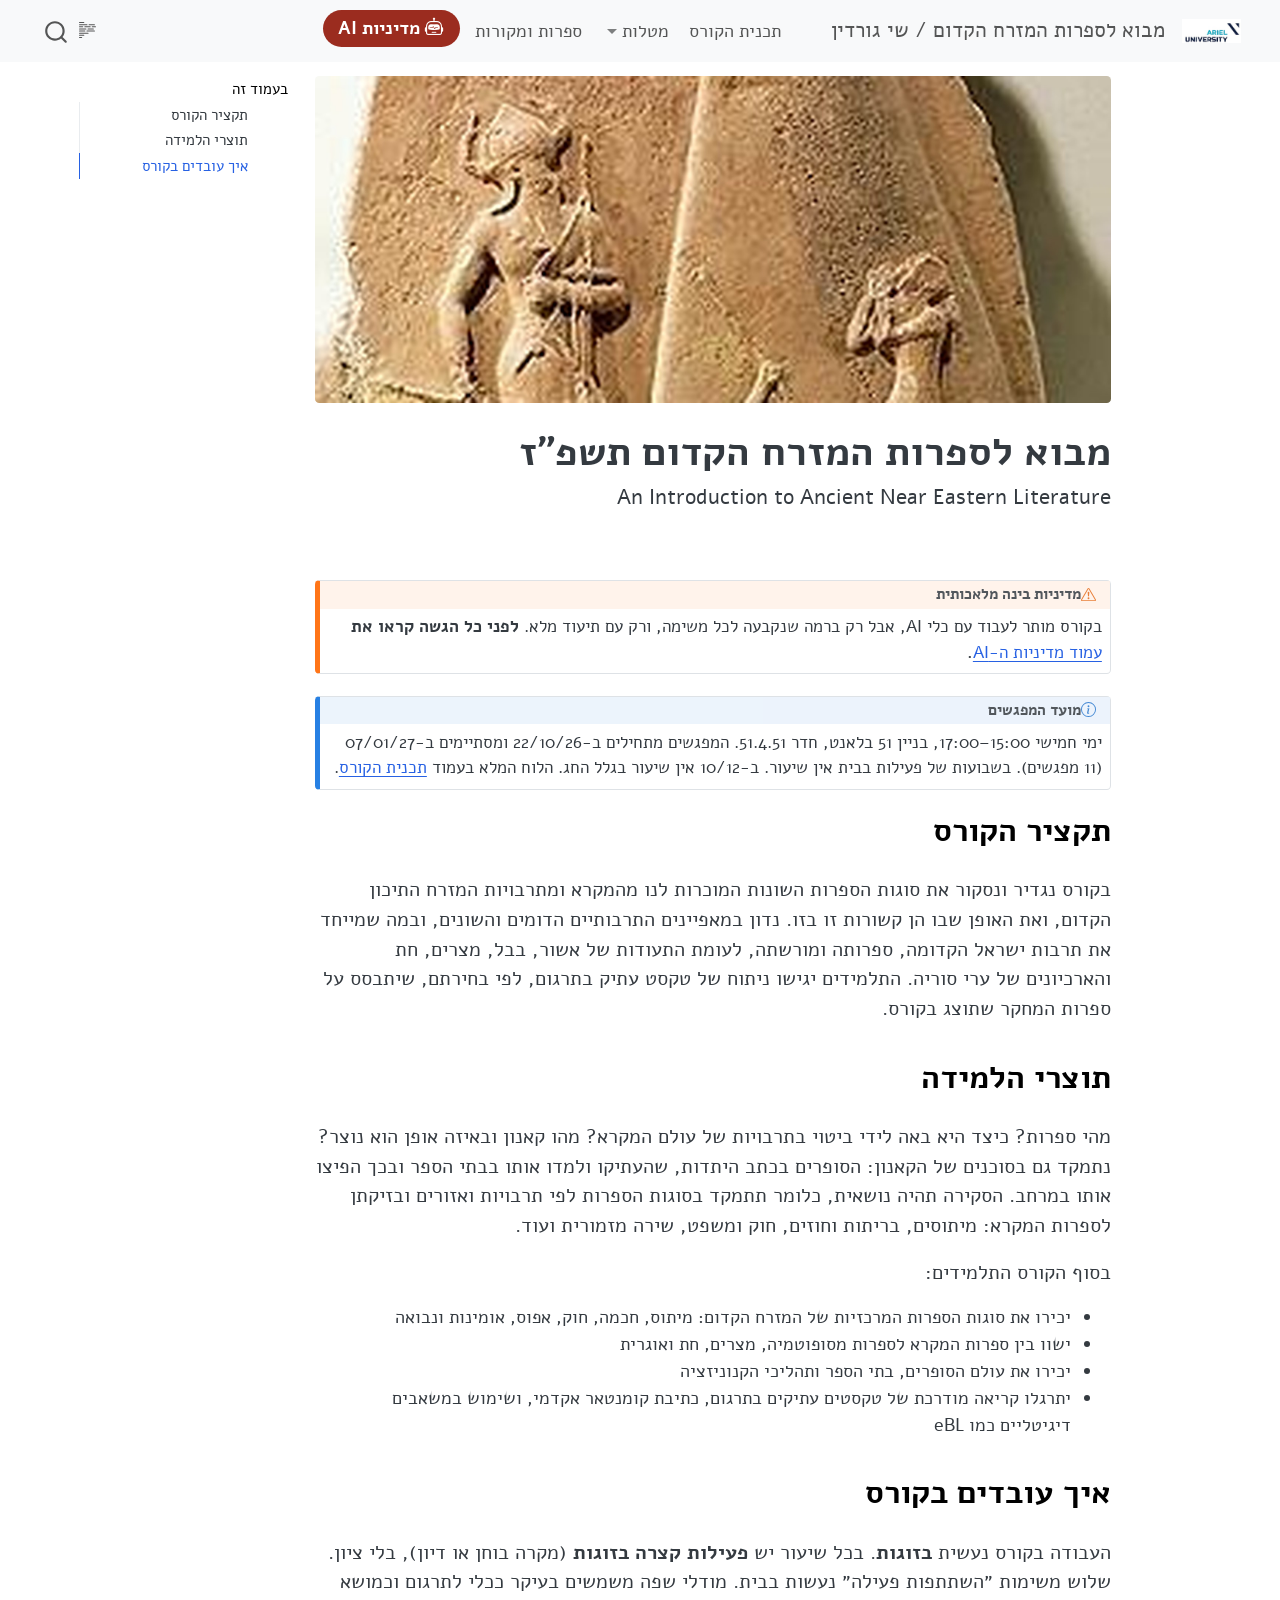
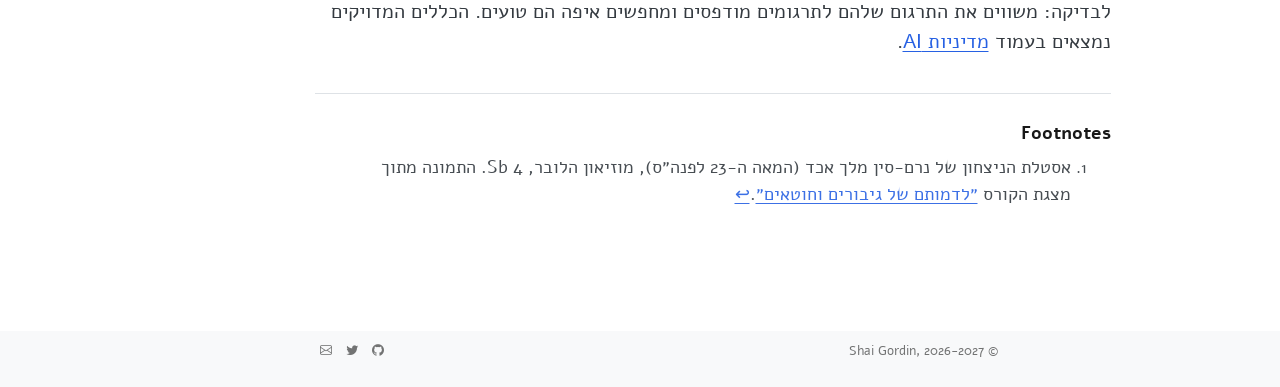
<file: docs/index.html>
<!DOCTYPE html>
<html xmlns="http://www.w3.org/1999/xhtml" lang="en" xml:lang="en"><head>

<meta charset="utf-8">
<meta name="generator" content="quarto-1.7.34">

<meta name="viewport" content="width=device-width, initial-scale=1.0, user-scalable=yes">


<title>מבוא לספרות המזרח הקדום תשפ״ז – מבוא לספרות המזרח הקדום / שי גורדין</title>
<style>
code{white-space: pre-wrap;}
span.smallcaps{font-variant: small-caps;}
div.columns{display: flex; gap: min(4vw, 1.5em);}
div.column{flex: auto; overflow-x: auto;}
div.hanging-indent{margin-left: 1.5em; text-indent: -1.5em;}
ul.task-list{list-style: none;}
ul.task-list li input[type="checkbox"] {
  width: 0.8em;
  margin: 0 0.8em 0.2em -1em; /* quarto-specific, see https://github.com/quarto-dev/quarto-cli/issues/4556 */ 
  vertical-align: middle;
}
</style>


<script src="site_libs/quarto-nav/quarto-nav.js"></script>
<script src="site_libs/quarto-nav/headroom.min.js"></script>
<script src="site_libs/clipboard/clipboard.min.js"></script>
<script src="site_libs/quarto-search/autocomplete.umd.js"></script>
<script src="site_libs/quarto-search/fuse.min.js"></script>
<script src="site_libs/quarto-search/quarto-search.js"></script>
<meta name="quarto:offset" content="./">
<link href="./ariel_logo_navbar.png" rel="icon" type="image/png">
<script src="site_libs/quarto-html/quarto.js" type="module"></script>
<script src="site_libs/quarto-html/tabsets/tabsets.js" type="module"></script>
<script src="site_libs/quarto-html/popper.min.js"></script>
<script src="site_libs/quarto-html/tippy.umd.min.js"></script>
<link href="site_libs/quarto-html/tippy.css" rel="stylesheet">
<link href="site_libs/quarto-html/quarto-syntax-highlighting-c8ad9e5dbd60b7b70b38521ab19b7da4.css" rel="stylesheet" id="quarto-text-highlighting-styles">
<script src="site_libs/bootstrap/bootstrap.min.js"></script>
<link href="site_libs/bootstrap/bootstrap-icons.css" rel="stylesheet">
<link href="site_libs/bootstrap/bootstrap-2af889ba3ca165690db3b646b9a460ef.min.css" rel="stylesheet" append-hash="true" id="quarto-bootstrap" data-mode="light">
<script id="quarto-search-options" type="application/json">{
  "location": "navbar",
  "copy-button": false,
  "collapse-after": 3,
  "panel-placement": "end",
  "type": "overlay",
  "limit": 50,
  "keyboard-shortcut": [
    "f",
    "/",
    "s"
  ],
  "show-item-context": false,
  "language": {
    "search-no-results-text": "No results",
    "search-matching-documents-text": "matching documents",
    "search-copy-link-title": "Copy link to search",
    "search-hide-matches-text": "Hide additional matches",
    "search-more-match-text": "more match in this document",
    "search-more-matches-text": "more matches in this document",
    "search-clear-button-title": "Clear",
    "search-text-placeholder": "",
    "search-detached-cancel-button-title": "Cancel",
    "search-submit-button-title": "Submit",
    "search-label": "Search"
  }
}</script>
<link rel="preconnect" href="https://fonts.googleapis.com">
<link rel="preconnect" href="https://fonts.gstatic.com" crossorigin="">
<link href="https://fonts.googleapis.com/css2?family=Alef:wght@400;700&amp;display=swap" rel="stylesheet">


<link rel="stylesheet" href="styles.css">
<link rel="stylesheet" href="ai.css">
<meta property="og:title" content="מבוא לספרות המזרח הקדום תשפ״ז – מבוא לספרות המזרח הקדום / שי גורדין">
<meta property="og:description" content="An Introduction to Ancient Near Eastern Literature">
<meta property="og:image" content="naram-sin-banner.jpg">
<meta property="og:site_name" content="מבוא לספרות המזרח הקדום / שי גורדין">
</head>

<body class="nav-fixed quarto-light">

<div id="quarto-search-results"></div>
  <header id="quarto-header" class="headroom fixed-top">
    <nav class="navbar navbar-expand-lg " data-bs-theme="dark">
      <div class="navbar-container container-fluid">
      <div class="navbar-brand-container mx-auto">
    <a href="./index.html" class="navbar-brand navbar-brand-logo">
    <img src="./ariel_logo_navbar.png" alt="" class="navbar-logo">
    </a>
    <a class="navbar-brand" href="./index.html">
    <span class="navbar-title">מבוא לספרות המזרח הקדום / שי גורדין</span>
    </a>
  </div>
            <div id="quarto-search" class="" title="Search"></div>
          <button class="navbar-toggler" type="button" data-bs-toggle="collapse" data-bs-target="#navbarCollapse" aria-controls="navbarCollapse" role="menu" aria-expanded="false" aria-label="Toggle navigation" onclick="if (window.quartoToggleHeadroom) { window.quartoToggleHeadroom(); }">
  <span class="navbar-toggler-icon"></span>
</button>
          <div class="collapse navbar-collapse" id="navbarCollapse">
            <ul class="navbar-nav navbar-nav-scroll ms-auto">
  <li class="nav-item">
    <a class="nav-link" href="./about.html"> 
<span class="menu-text">תכנית הקורס</span></a>
  </li>  
  <li class="nav-item dropdown ">
    <a class="nav-link dropdown-toggle" href="#" id="nav-menu-" role="link" data-bs-toggle="dropdown" aria-expanded="false">
 <span class="menu-text">מטלות</span>
    </a>
    <ul class="dropdown-menu dropdown-menu-end" aria-labelledby="nav-menu-">    
        <li>
    <a class="dropdown-item" href="./assignments/index.html">
 <span class="dropdown-text">מרכיבי הציון</span></a>
  </li>  
        <li>
    <a class="dropdown-item" href="./assignments/active-participation.html">
 <span class="dropdown-text">השתתפות פעילה</span></a>
  </li>  
        <li>
    <a class="dropdown-item" href="./assignments/midterm.html">
 <span class="dropdown-text">בוחן אמצע: מצא את הזיוף</span></a>
  </li>  
        <li>
    <a class="dropdown-item" href="./assignments/commentary.html">
 <span class="dropdown-text">קומנטאר על טקסט עתיק</span></a>
  </li>  
    </ul>
  </li>
  <li class="nav-item">
    <a class="nav-link" href="./literature.html"> 
<span class="menu-text">ספרות ומקורות</span></a>
  </li>  
  <li class="nav-item">
    <a class="nav-link" href="./ai-policy.html"> <i class="bi bi-robot" role="img">
</i> 
<span class="menu-text">מדיניות AI</span></a>
  </li>  
</ul>
          </div> <!-- /navcollapse -->
            <div class="quarto-navbar-tools">
  <a href="" class="quarto-reader-toggle quarto-navigation-tool px-1" onclick="window.quartoToggleReader(); return false;" title="Toggle reader mode">
  <div class="quarto-reader-toggle-btn">
  <i class="bi"></i>
  </div>
</a>
</div>
      </div> <!-- /container-fluid -->
    </nav>
</header>
<!-- content -->
<div id="quarto-content" class="quarto-container page-columns page-rows-contents page-layout-article page-navbar">
<!-- sidebar -->
<!-- margin-sidebar -->
    <div id="quarto-margin-sidebar" class="sidebar margin-sidebar">
        <nav id="TOC" role="doc-toc" class="toc-active">
    <h2 id="toc-title">בעמוד זה</h2>
  <ul>
  <li><a href="#תקציר-הקורס" id="toc-תקציר-הקורס" class="nav-link active" data-scroll-target="#תקציר-הקורס">תקציר הקורס</a></li>
  <li><a href="#תוצרי-הלמידה" id="toc-תוצרי-הלמידה" class="nav-link" data-scroll-target="#תוצרי-הלמידה">תוצרי הלמידה</a></li>
  <li><a href="#איך-עובדים-בקורס" id="toc-איך-עובדים-בקורס" class="nav-link" data-scroll-target="#איך-עובדים-בקורס">איך עובדים בקורס</a></li>
  </ul>
</nav>
    </div>
<!-- main -->
<div class="quarto-about-marquee">
  <div class="about-image-container">
    <img src="naram-sin-banner.jpg" class="about-image
  rounded " style="width: 100%;">
  </div>
  <div class="about-contents">
    <header id="title-block-header" class="quarto-title-block default">
<div class="quarto-title">
<h1 class="title">מבוא לספרות המזרח הקדום תשפ״ז</h1>
<p class="subtitle lead">An Introduction to Ancient Near Eastern Literature</p>
</div>
<div class="quarto-title-meta">
  </div>
</header> <main class="content" id="quarto-document-content">

<div class="callout callout-style-default callout-warning callout-titled">
<div class="callout-header d-flex align-content-center">
<div class="callout-icon-container">
<i class="callout-icon"></i>
</div>
<div class="callout-title-container flex-fill">
מדיניות בינה מלאכותית
</div>
</div>
<div class="callout-body-container callout-body">
<p>בקורס מותר לעבוד עם כלי AI, אבל רק ברמה שנקבעה לכל משימה, ורק עם תיעוד מלא. <strong>לפני כל הגשה קראו את <a href="./ai-policy.html">עמוד מדיניות ה-AI</a>.</strong></p>
</div>
</div>
<div class="callout callout-style-default callout-note callout-titled">
<div class="callout-header d-flex align-content-center">
<div class="callout-icon-container">
<i class="callout-icon"></i>
</div>
<div class="callout-title-container flex-fill">
מועד המפגשים
</div>
</div>
<div class="callout-body-container callout-body">
<p>ימי חמישי 15:00–17:00, בניין 51 בלאנט, חדר 51.4.51. המפגשים מתחילים ב-22/10/26 ומסתיימים ב-07/01/27 (11 מפגשים). בשבועות של פעילות בבית אין שיעור. ב-10/12 אין שיעור בגלל החג. הלוח המלא בעמוד <a href="./about.html">תכנית הקורס</a>.</p>
</div>
</div>
<section id="תקציר-הקורס" class="level2">
<h2 data-anchor-id="תקציר-הקורס">תקציר הקורס</h2>
<p>בקורס נגדיר ונסקור את סוגות הספרות השונות המוכרות לנו מהמקרא ומתרבויות המזרח התיכון הקדום, ואת האופן שבו הן קשורות זו בזו. נדון במאפיינים התרבותיים הדומים והשונים, ובמה שמייחד את תרבות ישראל הקדומה, ספרותה ומורשתה, לעומת התעודות של אשור, בבל, מצרים, חת והארכיונים של ערי סוריה. התלמידים יגישו ניתוח של טקסט עתיק בתרגום, לפי בחירתם, שיתבסס על ספרות המחקר שתוצג בקורס.</p>
</section>
<section id="תוצרי-הלמידה" class="level2">
<h2 data-anchor-id="תוצרי-הלמידה">תוצרי הלמידה</h2>
<p>מהי ספרות? כיצד היא באה לידי ביטוי בתרבויות של עולם המקרא? מהו קאנון ובאיזה אופן הוא נוצר? נתמקד גם בסוכנים של הקאנון: הסופרים בכתב היתדות, שהעתיקו ולמדו אותו בבתי הספר ובכך הפיצו אותו במרחב. הסקירה תהיה נושאית, כלומר תתמקד בסוגות הספרות לפי תרבויות ואזורים ובזיקתן לספרות המקרא: מיתוסים, בריתות וחוזים, חוק ומשפט, שירה מזמורית ועוד.</p>
<p>בסוף הקורס התלמידים:</p>
<ul>
<li>יכירו את סוגות הספרות המרכזיות של המזרח הקדום: מיתוס, חכמה, חוק, אפוס, אומינות ונבואה</li>
<li>ישוו בין ספרות המקרא לספרות מסופוטמיה, מצרים, חת ואוגרית</li>
<li>יכירו את עולם הסופרים, בתי הספר ותהליכי הקנוניזציה</li>
<li>יתרגלו קריאה מודרכת של טקסטים עתיקים בתרגום, כתיבת קומנטאר אקדמי, ושימוש במשאבים דיגיטליים כמו eBL</li>
</ul>
</section>
<section id="איך-עובדים-בקורס" class="level2">
<h2 data-anchor-id="איך-עובדים-בקורס">איך עובדים בקורס</h2>
<p>העבודה בקורס נעשית <strong>בזוגות</strong>. בכל שיעור יש <strong>פעילות קצרה בזוגות</strong> (מקרה בוחן או דיון), בלי ציון. שלוש משימות ״השתתפות פעילה״ נעשות בבית. מודלי שפה משמשים בעיקר ככלי לתרגום וכמושא לבדיקה: משווים את התרגום שלהם לתרגומים מודפסים ומחפשים איפה הם טועים. הכללים המדויקים נמצאים בעמוד <a href="./ai-policy.html">מדיניות AI</a>.</p>


</section>

<div id="quarto-appendix" class="default"><section id="footnotes" class="footnotes footnotes-end-of-document" role="doc-endnotes"><h2 class="anchored quarto-appendix-heading">Footnotes</h2>

<ol>
<li id="fn1"><p>אסטלת הניצחון של נרם-סין מלך אכד (המאה ה-23 לפנה״ס), מוזיאון הלובר, Sb 4. התמונה מתוך מצגת הקורס <a href="https://docs.google.com/presentation/d/1avRNnkrKrx4bs0N1kNTDI77oIhhoRTK2dhDt-sNhtgg/edit?usp=sharing">״לדמותם של גיבורים וחוטאים״</a>.<a href="#fnref1" class="footnote-back" role="doc-backlink">↩︎</a></p></li>
</ol>
</section></div></main> 
  </div>
</div>
 <!-- /main -->
<script id="quarto-html-after-body" type="application/javascript">
  window.document.addEventListener("DOMContentLoaded", function (event) {
    const isCodeAnnotation = (el) => {
      for (const clz of el.classList) {
        if (clz.startsWith('code-annotation-')) {                     
          return true;
        }
      }
      return false;
    }
    const onCopySuccess = function(e) {
      // button target
      const button = e.trigger;
      // don't keep focus
      button.blur();
      // flash "checked"
      button.classList.add('code-copy-button-checked');
      var currentTitle = button.getAttribute("title");
      button.setAttribute("title", "Copied!");
      let tooltip;
      if (window.bootstrap) {
        button.setAttribute("data-bs-toggle", "tooltip");
        button.setAttribute("data-bs-placement", "left");
        button.setAttribute("data-bs-title", "Copied!");
        tooltip = new bootstrap.Tooltip(button, 
          { trigger: "manual", 
            customClass: "code-copy-button-tooltip",
            offset: [0, -8]});
        tooltip.show();    
      }
      setTimeout(function() {
        if (tooltip) {
          tooltip.hide();
          button.removeAttribute("data-bs-title");
          button.removeAttribute("data-bs-toggle");
          button.removeAttribute("data-bs-placement");
        }
        button.setAttribute("title", currentTitle);
        button.classList.remove('code-copy-button-checked');
      }, 1000);
      // clear code selection
      e.clearSelection();
    }
    const getTextToCopy = function(trigger) {
        const codeEl = trigger.previousElementSibling.cloneNode(true);
        for (const childEl of codeEl.children) {
          if (isCodeAnnotation(childEl)) {
            childEl.remove();
          }
        }
        return codeEl.innerText;
    }
    const clipboard = new window.ClipboardJS('.code-copy-button:not([data-in-quarto-modal])', {
      text: getTextToCopy
    });
    clipboard.on('success', onCopySuccess);
    if (window.document.getElementById('quarto-embedded-source-code-modal')) {
      const clipboardModal = new window.ClipboardJS('.code-copy-button[data-in-quarto-modal]', {
        text: getTextToCopy,
        container: window.document.getElementById('quarto-embedded-source-code-modal')
      });
      clipboardModal.on('success', onCopySuccess);
    }
      var localhostRegex = new RegExp(/^(?:http|https):\/\/localhost\:?[0-9]*\//);
      var mailtoRegex = new RegExp(/^mailto:/);
        var filterRegex = new RegExp('/' + window.location.host + '/');
      var isInternal = (href) => {
          return filterRegex.test(href) || localhostRegex.test(href) || mailtoRegex.test(href);
      }
      // Inspect non-navigation links and adorn them if external
     var links = window.document.querySelectorAll('a[href]:not(.nav-link):not(.navbar-brand):not(.toc-action):not(.sidebar-link):not(.sidebar-item-toggle):not(.pagination-link):not(.no-external):not([aria-hidden]):not(.dropdown-item):not(.quarto-navigation-tool):not(.about-link)');
      for (var i=0; i<links.length; i++) {
        const link = links[i];
        if (!isInternal(link.href)) {
          // undo the damage that might have been done by quarto-nav.js in the case of
          // links that we want to consider external
          if (link.dataset.originalHref !== undefined) {
            link.href = link.dataset.originalHref;
          }
        }
      }
    function tippyHover(el, contentFn, onTriggerFn, onUntriggerFn) {
      const config = {
        allowHTML: true,
        maxWidth: 500,
        delay: 100,
        arrow: false,
        appendTo: function(el) {
            return el.parentElement;
        },
        interactive: true,
        interactiveBorder: 10,
        theme: 'quarto',
        placement: 'bottom-start',
      };
      if (contentFn) {
        config.content = contentFn;
      }
      if (onTriggerFn) {
        config.onTrigger = onTriggerFn;
      }
      if (onUntriggerFn) {
        config.onUntrigger = onUntriggerFn;
      }
      window.tippy(el, config); 
    }
    const noterefs = window.document.querySelectorAll('a[role="doc-noteref"]');
    for (var i=0; i<noterefs.length; i++) {
      const ref = noterefs[i];
      tippyHover(ref, function() {
        // use id or data attribute instead here
        let href = ref.getAttribute('data-footnote-href') || ref.getAttribute('href');
        try { href = new URL(href).hash; } catch {}
        const id = href.replace(/^#\/?/, "");
        const note = window.document.getElementById(id);
        if (note) {
          return note.innerHTML;
        } else {
          return "";
        }
      });
    }
    const xrefs = window.document.querySelectorAll('a.quarto-xref');
    const processXRef = (id, note) => {
      // Strip column container classes
      const stripColumnClz = (el) => {
        el.classList.remove("page-full", "page-columns");
        if (el.children) {
          for (const child of el.children) {
            stripColumnClz(child);
          }
        }
      }
      stripColumnClz(note)
      if (id === null || id.startsWith('sec-')) {
        // Special case sections, only their first couple elements
        const container = document.createElement("div");
        if (note.children && note.children.length > 2) {
          container.appendChild(note.children[0].cloneNode(true));
          for (let i = 1; i < note.children.length; i++) {
            const child = note.children[i];
            if (child.tagName === "P" && child.innerText === "") {
              continue;
            } else {
              container.appendChild(child.cloneNode(true));
              break;
            }
          }
          if (window.Quarto?.typesetMath) {
            window.Quarto.typesetMath(container);
          }
          return container.innerHTML
        } else {
          if (window.Quarto?.typesetMath) {
            window.Quarto.typesetMath(note);
          }
          return note.innerHTML;
        }
      } else {
        // Remove any anchor links if they are present
        const anchorLink = note.querySelector('a.anchorjs-link');
        if (anchorLink) {
          anchorLink.remove();
        }
        if (window.Quarto?.typesetMath) {
          window.Quarto.typesetMath(note);
        }
        if (note.classList.contains("callout")) {
          return note.outerHTML;
        } else {
          return note.innerHTML;
        }
      }
    }
    for (var i=0; i<xrefs.length; i++) {
      const xref = xrefs[i];
      tippyHover(xref, undefined, function(instance) {
        instance.disable();
        let url = xref.getAttribute('href');
        let hash = undefined; 
        if (url.startsWith('#')) {
          hash = url;
        } else {
          try { hash = new URL(url).hash; } catch {}
        }
        if (hash) {
          const id = hash.replace(/^#\/?/, "");
          const note = window.document.getElementById(id);
          if (note !== null) {
            try {
              const html = processXRef(id, note.cloneNode(true));
              instance.setContent(html);
            } finally {
              instance.enable();
              instance.show();
            }
          } else {
            // See if we can fetch this
            fetch(url.split('#')[0])
            .then(res => res.text())
            .then(html => {
              const parser = new DOMParser();
              const htmlDoc = parser.parseFromString(html, "text/html");
              const note = htmlDoc.getElementById(id);
              if (note !== null) {
                const html = processXRef(id, note);
                instance.setContent(html);
              } 
            }).finally(() => {
              instance.enable();
              instance.show();
            });
          }
        } else {
          // See if we can fetch a full url (with no hash to target)
          // This is a special case and we should probably do some content thinning / targeting
          fetch(url)
          .then(res => res.text())
          .then(html => {
            const parser = new DOMParser();
            const htmlDoc = parser.parseFromString(html, "text/html");
            const note = htmlDoc.querySelector('main.content');
            if (note !== null) {
              // This should only happen for chapter cross references
              // (since there is no id in the URL)
              // remove the first header
              if (note.children.length > 0 && note.children[0].tagName === "HEADER") {
                note.children[0].remove();
              }
              const html = processXRef(null, note);
              instance.setContent(html);
            } 
          }).finally(() => {
            instance.enable();
            instance.show();
          });
        }
      }, function(instance) {
      });
    }
        let selectedAnnoteEl;
        const selectorForAnnotation = ( cell, annotation) => {
          let cellAttr = 'data-code-cell="' + cell + '"';
          let lineAttr = 'data-code-annotation="' +  annotation + '"';
          const selector = 'span[' + cellAttr + '][' + lineAttr + ']';
          return selector;
        }
        const selectCodeLines = (annoteEl) => {
          const doc = window.document;
          const targetCell = annoteEl.getAttribute("data-target-cell");
          const targetAnnotation = annoteEl.getAttribute("data-target-annotation");
          const annoteSpan = window.document.querySelector(selectorForAnnotation(targetCell, targetAnnotation));
          const lines = annoteSpan.getAttribute("data-code-lines").split(",");
          const lineIds = lines.map((line) => {
            return targetCell + "-" + line;
          })
          let top = null;
          let height = null;
          let parent = null;
          if (lineIds.length > 0) {
              //compute the position of the single el (top and bottom and make a div)
              const el = window.document.getElementById(lineIds[0]);
              top = el.offsetTop;
              height = el.offsetHeight;
              parent = el.parentElement.parentElement;
            if (lineIds.length > 1) {
              const lastEl = window.document.getElementById(lineIds[lineIds.length - 1]);
              const bottom = lastEl.offsetTop + lastEl.offsetHeight;
              height = bottom - top;
            }
            if (top !== null && height !== null && parent !== null) {
              // cook up a div (if necessary) and position it 
              let div = window.document.getElementById("code-annotation-line-highlight");
              if (div === null) {
                div = window.document.createElement("div");
                div.setAttribute("id", "code-annotation-line-highlight");
                div.style.position = 'absolute';
                parent.appendChild(div);
              }
              div.style.top = top - 2 + "px";
              div.style.height = height + 4 + "px";
              div.style.left = 0;
              let gutterDiv = window.document.getElementById("code-annotation-line-highlight-gutter");
              if (gutterDiv === null) {
                gutterDiv = window.document.createElement("div");
                gutterDiv.setAttribute("id", "code-annotation-line-highlight-gutter");
                gutterDiv.style.position = 'absolute';
                const codeCell = window.document.getElementById(targetCell);
                const gutter = codeCell.querySelector('.code-annotation-gutter');
                gutter.appendChild(gutterDiv);
              }
              gutterDiv.style.top = top - 2 + "px";
              gutterDiv.style.height = height + 4 + "px";
            }
            selectedAnnoteEl = annoteEl;
          }
        };
        const unselectCodeLines = () => {
          const elementsIds = ["code-annotation-line-highlight", "code-annotation-line-highlight-gutter"];
          elementsIds.forEach((elId) => {
            const div = window.document.getElementById(elId);
            if (div) {
              div.remove();
            }
          });
          selectedAnnoteEl = undefined;
        };
          // Handle positioning of the toggle
      window.addEventListener(
        "resize",
        throttle(() => {
          elRect = undefined;
          if (selectedAnnoteEl) {
            selectCodeLines(selectedAnnoteEl);
          }
        }, 10)
      );
      function throttle(fn, ms) {
      let throttle = false;
      let timer;
        return (...args) => {
          if(!throttle) { // first call gets through
              fn.apply(this, args);
              throttle = true;
          } else { // all the others get throttled
              if(timer) clearTimeout(timer); // cancel #2
              timer = setTimeout(() => {
                fn.apply(this, args);
                timer = throttle = false;
              }, ms);
          }
        };
      }
        // Attach click handler to the DT
        const annoteDls = window.document.querySelectorAll('dt[data-target-cell]');
        for (const annoteDlNode of annoteDls) {
          annoteDlNode.addEventListener('click', (event) => {
            const clickedEl = event.target;
            if (clickedEl !== selectedAnnoteEl) {
              unselectCodeLines();
              const activeEl = window.document.querySelector('dt[data-target-cell].code-annotation-active');
              if (activeEl) {
                activeEl.classList.remove('code-annotation-active');
              }
              selectCodeLines(clickedEl);
              clickedEl.classList.add('code-annotation-active');
            } else {
              // Unselect the line
              unselectCodeLines();
              clickedEl.classList.remove('code-annotation-active');
            }
          });
        }
    const findCites = (el) => {
      const parentEl = el.parentElement;
      if (parentEl) {
        const cites = parentEl.dataset.cites;
        if (cites) {
          return {
            el,
            cites: cites.split(' ')
          };
        } else {
          return findCites(el.parentElement)
        }
      } else {
        return undefined;
      }
    };
    var bibliorefs = window.document.querySelectorAll('a[role="doc-biblioref"]');
    for (var i=0; i<bibliorefs.length; i++) {
      const ref = bibliorefs[i];
      const citeInfo = findCites(ref);
      if (citeInfo) {
        tippyHover(citeInfo.el, function() {
          var popup = window.document.createElement('div');
          citeInfo.cites.forEach(function(cite) {
            var citeDiv = window.document.createElement('div');
            citeDiv.classList.add('hanging-indent');
            citeDiv.classList.add('csl-entry');
            var biblioDiv = window.document.getElementById('ref-' + cite);
            if (biblioDiv) {
              citeDiv.innerHTML = biblioDiv.innerHTML;
            }
            popup.appendChild(citeDiv);
          });
          return popup.innerHTML;
        });
      }
    }
  });
  </script>
</div> <!-- /content -->
<footer class="footer">
  <div class="nav-footer">
    <div class="nav-footer-left">
<p>© Shai Gordin, 2026-2027</p>
</div>   
    <div class="nav-footer-center">
      &nbsp;
    </div>
    <div class="nav-footer-right">
      <ul class="footer-items list-unstyled">
    <li class="nav-item compact">
    <a class="nav-link" href="https://github.com/shaigordin">
      <i class="bi bi-github" role="img" aria-label="Shai Gordin GitHub">
</i> 
    </a>
  </li>  
    <li class="nav-item compact">
    <a class="nav-link" href="https://twitter.com/shgordin">
      <i class="bi bi-twitter" role="img" aria-label="Shai Gordin Twitter">
</i> 
    </a>
  </li>  
    <li class="nav-item compact">
    <a class="nav-link" href="mailto:shaigo@ariel.ac.il">
      <i class="bi bi-envelope" role="img">
</i> 
    </a>
  </li>  
</ul>
    </div>
  </div>
</footer>




</body></html>
</file>
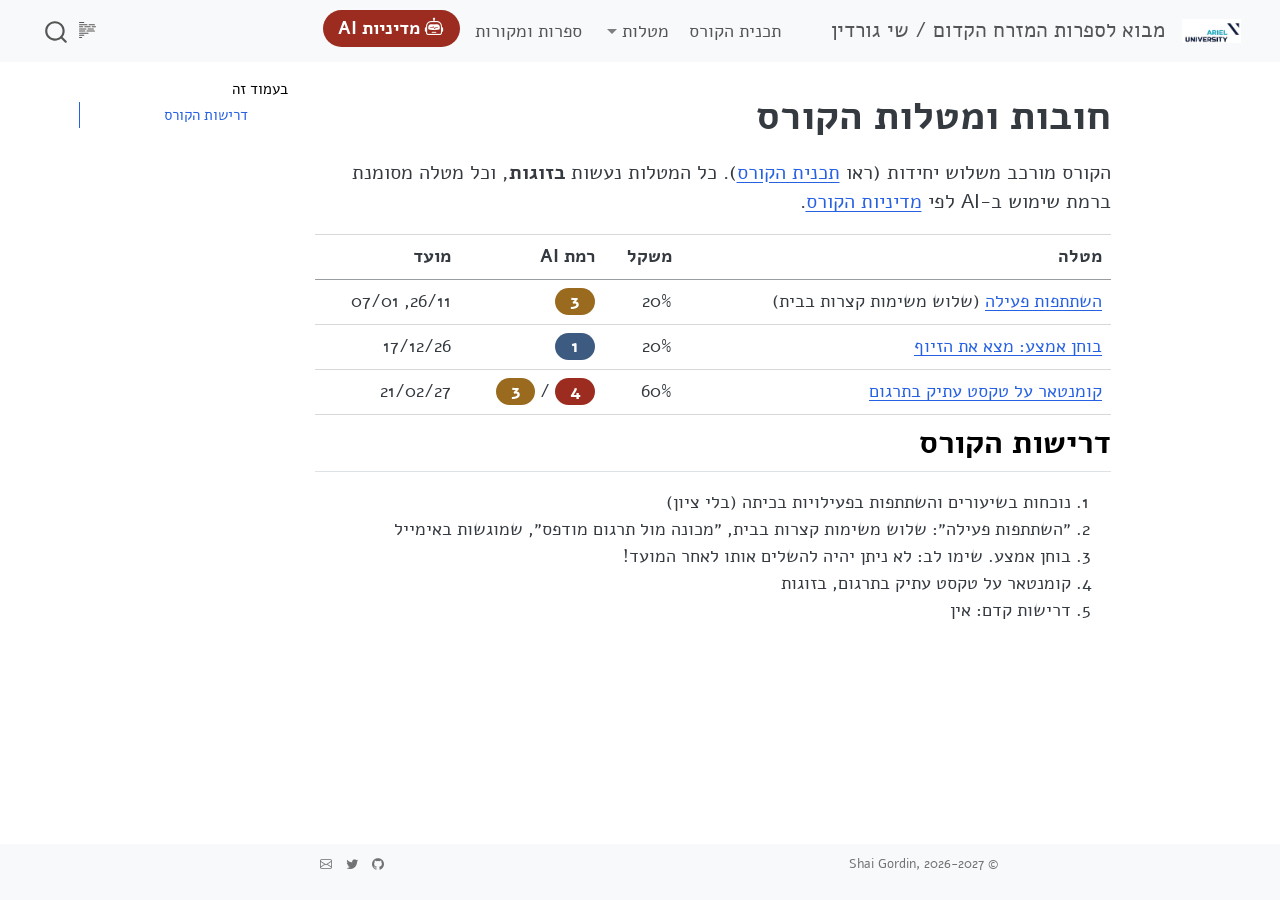
<file: docs/assignments/index.html>
<!DOCTYPE html>
<html xmlns="http://www.w3.org/1999/xhtml" lang="en" xml:lang="en"><head>

<meta charset="utf-8">
<meta name="generator" content="quarto-1.7.34">

<meta name="viewport" content="width=device-width, initial-scale=1.0, user-scalable=yes">


<title>חובות ומטלות הקורס – מבוא לספרות המזרח הקדום / שי גורדין</title>
<style>
code{white-space: pre-wrap;}
span.smallcaps{font-variant: small-caps;}
div.columns{display: flex; gap: min(4vw, 1.5em);}
div.column{flex: auto; overflow-x: auto;}
div.hanging-indent{margin-left: 1.5em; text-indent: -1.5em;}
ul.task-list{list-style: none;}
ul.task-list li input[type="checkbox"] {
  width: 0.8em;
  margin: 0 0.8em 0.2em -1em; /* quarto-specific, see https://github.com/quarto-dev/quarto-cli/issues/4556 */ 
  vertical-align: middle;
}
</style>


<script src="../site_libs/quarto-nav/quarto-nav.js"></script>
<script src="../site_libs/quarto-nav/headroom.min.js"></script>
<script src="../site_libs/clipboard/clipboard.min.js"></script>
<script src="../site_libs/quarto-search/autocomplete.umd.js"></script>
<script src="../site_libs/quarto-search/fuse.min.js"></script>
<script src="../site_libs/quarto-search/quarto-search.js"></script>
<meta name="quarto:offset" content="../">
<link href="../ariel_logo_navbar.png" rel="icon" type="image/png">
<script src="../site_libs/quarto-html/quarto.js" type="module"></script>
<script src="../site_libs/quarto-html/tabsets/tabsets.js" type="module"></script>
<script src="../site_libs/quarto-html/popper.min.js"></script>
<script src="../site_libs/quarto-html/tippy.umd.min.js"></script>
<script src="../site_libs/quarto-html/anchor.min.js"></script>
<link href="../site_libs/quarto-html/tippy.css" rel="stylesheet">
<link href="../site_libs/quarto-html/quarto-syntax-highlighting-c8ad9e5dbd60b7b70b38521ab19b7da4.css" rel="stylesheet" id="quarto-text-highlighting-styles">
<script src="../site_libs/bootstrap/bootstrap.min.js"></script>
<link href="../site_libs/bootstrap/bootstrap-icons.css" rel="stylesheet">
<link href="../site_libs/bootstrap/bootstrap-2af889ba3ca165690db3b646b9a460ef.min.css" rel="stylesheet" append-hash="true" id="quarto-bootstrap" data-mode="light">
<script id="quarto-search-options" type="application/json">{
  "location": "navbar",
  "copy-button": false,
  "collapse-after": 3,
  "panel-placement": "end",
  "type": "overlay",
  "limit": 50,
  "keyboard-shortcut": [
    "f",
    "/",
    "s"
  ],
  "show-item-context": false,
  "language": {
    "search-no-results-text": "No results",
    "search-matching-documents-text": "matching documents",
    "search-copy-link-title": "Copy link to search",
    "search-hide-matches-text": "Hide additional matches",
    "search-more-match-text": "more match in this document",
    "search-more-matches-text": "more matches in this document",
    "search-clear-button-title": "Clear",
    "search-text-placeholder": "",
    "search-detached-cancel-button-title": "Cancel",
    "search-submit-button-title": "Submit",
    "search-label": "Search"
  }
}</script>
<link rel="preconnect" href="https://fonts.googleapis.com">
<link rel="preconnect" href="https://fonts.gstatic.com" crossorigin="">
<link href="https://fonts.googleapis.com/css2?family=Alef:wght@400;700&amp;display=swap" rel="stylesheet">


<link rel="stylesheet" href="../styles.css">
<link rel="stylesheet" href="../ai.css">
<meta property="og:title" content="חובות ומטלות הקורס – מבוא לספרות המזרח הקדום / שי גורדין">
<meta property="og:description" content="">
<meta property="og:site_name" content="מבוא לספרות המזרח הקדום / שי גורדין">
</head>

<body class="nav-fixed quarto-light">

<div id="quarto-search-results"></div>
  <header id="quarto-header" class="headroom fixed-top">
    <nav class="navbar navbar-expand-lg " data-bs-theme="dark">
      <div class="navbar-container container-fluid">
      <div class="navbar-brand-container mx-auto">
    <a href="../index.html" class="navbar-brand navbar-brand-logo">
    <img src="../ariel_logo_navbar.png" alt="" class="navbar-logo">
    </a>
    <a class="navbar-brand" href="../index.html">
    <span class="navbar-title">מבוא לספרות המזרח הקדום / שי גורדין</span>
    </a>
  </div>
            <div id="quarto-search" class="" title="Search"></div>
          <button class="navbar-toggler" type="button" data-bs-toggle="collapse" data-bs-target="#navbarCollapse" aria-controls="navbarCollapse" role="menu" aria-expanded="false" aria-label="Toggle navigation" onclick="if (window.quartoToggleHeadroom) { window.quartoToggleHeadroom(); }">
  <span class="navbar-toggler-icon"></span>
</button>
          <div class="collapse navbar-collapse" id="navbarCollapse">
            <ul class="navbar-nav navbar-nav-scroll ms-auto">
  <li class="nav-item">
    <a class="nav-link" href="../about.html"> 
<span class="menu-text">תכנית הקורס</span></a>
  </li>  
  <li class="nav-item dropdown ">
    <a class="nav-link dropdown-toggle" href="#" id="nav-menu-" role="link" data-bs-toggle="dropdown" aria-expanded="false">
 <span class="menu-text">מטלות</span>
    </a>
    <ul class="dropdown-menu dropdown-menu-end" aria-labelledby="nav-menu-">    
        <li>
    <a class="dropdown-item" href="../assignments/index.html">
 <span class="dropdown-text">מרכיבי הציון</span></a>
  </li>  
        <li>
    <a class="dropdown-item" href="../assignments/active-participation.html">
 <span class="dropdown-text">השתתפות פעילה</span></a>
  </li>  
        <li>
    <a class="dropdown-item" href="../assignments/midterm.html">
 <span class="dropdown-text">בוחן אמצע: מצא את הזיוף</span></a>
  </li>  
        <li>
    <a class="dropdown-item" href="../assignments/commentary.html">
 <span class="dropdown-text">קומנטאר על טקסט עתיק</span></a>
  </li>  
    </ul>
  </li>
  <li class="nav-item">
    <a class="nav-link" href="../literature.html"> 
<span class="menu-text">ספרות ומקורות</span></a>
  </li>  
  <li class="nav-item">
    <a class="nav-link" href="../ai-policy.html"> <i class="bi bi-robot" role="img">
</i> 
<span class="menu-text">מדיניות AI</span></a>
  </li>  
</ul>
          </div> <!-- /navcollapse -->
            <div class="quarto-navbar-tools">
  <a href="" class="quarto-reader-toggle quarto-navigation-tool px-1" onclick="window.quartoToggleReader(); return false;" title="Toggle reader mode">
  <div class="quarto-reader-toggle-btn">
  <i class="bi"></i>
  </div>
</a>
</div>
      </div> <!-- /container-fluid -->
    </nav>
</header>
<!-- content -->
<div id="quarto-content" class="quarto-container page-columns page-rows-contents page-layout-article page-navbar">
<!-- sidebar -->
<!-- margin-sidebar -->
    <div id="quarto-margin-sidebar" class="sidebar margin-sidebar">
        <nav id="TOC" role="doc-toc" class="toc-active">
    <h2 id="toc-title">בעמוד זה</h2>
   
  <ul>
  <li><a href="#דרישות-הקורס" id="toc-דרישות-הקורס" class="nav-link active" data-scroll-target="#דרישות-הקורס">דרישות הקורס</a></li>
  </ul>
</nav>
    </div>
<!-- main -->
<main class="content" id="quarto-document-content">

<header id="title-block-header" class="quarto-title-block default">
<div class="quarto-title">
<h1 class="title">חובות ומטלות הקורס</h1>
</div>



<div class="quarto-title-meta">

    
  
    
  </div>
  


</header>


<p>הקורס מורכב משלוש יחידות (ראו <a href="../about.html">תכנית הקורס</a>). כל המטלות נעשות <strong>בזוגות</strong>, וכל מטלה מסומנת ברמת שימוש ב-AI לפי <a href="../ai-policy.html">מדיניות הקורס</a>.</p>
<table class="caption-top table">
<thead>
<tr class="header">
<th>מטלה</th>
<th style="text-align: center;">משקל</th>
<th style="text-align: center;">רמת AI</th>
<th>מועד</th>
</tr>
</thead>
<tbody>
<tr class="odd">
<td><a href="../assignments/active-participation.html">השתתפות פעילה</a> (שלוש משימות קצרות בבית)</td>
<td style="text-align: center;">20%</td>
<td style="text-align: center;"><span class="lvl lvl-3">3</span></td>
<td>26/11, 07/01</td>
</tr>
<tr class="even">
<td><a href="../assignments/midterm.html">בוחן אמצע: מצא את הזיוף</a></td>
<td style="text-align: center;">20%</td>
<td style="text-align: center;"><span class="lvl lvl-1">1</span></td>
<td>17/12/26</td>
</tr>
<tr class="odd">
<td><a href="../assignments/commentary.html">קומנטאר על טקסט עתיק בתרגום</a></td>
<td style="text-align: center;">60%</td>
<td style="text-align: center;"><span class="lvl lvl-4">4</span> / <span class="lvl lvl-3">3</span></td>
<td>21/02/27</td>
</tr>
</tbody>
</table>
<section id="דרישות-הקורס" class="level2">
<h2 class="anchored" data-anchor-id="דרישות-הקורס">דרישות הקורס</h2>
<ol type="1">
<li>נוכחות בשיעורים והשתתפות בפעילויות בכיתה (בלי ציון)</li>
<li>״השתתפות פעילה״: שלוש משימות קצרות בבית, ״מכונה מול תרגום מודפס״, שמוגשות באימייל</li>
<li>בוחן אמצע. שימו לב: לא ניתן יהיה להשלים אותו לאחר המועד!</li>
<li>קומנטאר על טקסט עתיק בתרגום, בזוגות</li>
<li>דרישות קדם: אין</li>
</ol>


</section>

</main> <!-- /main -->
<script id="quarto-html-after-body" type="application/javascript">
  window.document.addEventListener("DOMContentLoaded", function (event) {
    const icon = "";
    const anchorJS = new window.AnchorJS();
    anchorJS.options = {
      placement: 'right',
      icon: icon
    };
    anchorJS.add('.anchored');
    const isCodeAnnotation = (el) => {
      for (const clz of el.classList) {
        if (clz.startsWith('code-annotation-')) {                     
          return true;
        }
      }
      return false;
    }
    const onCopySuccess = function(e) {
      // button target
      const button = e.trigger;
      // don't keep focus
      button.blur();
      // flash "checked"
      button.classList.add('code-copy-button-checked');
      var currentTitle = button.getAttribute("title");
      button.setAttribute("title", "Copied!");
      let tooltip;
      if (window.bootstrap) {
        button.setAttribute("data-bs-toggle", "tooltip");
        button.setAttribute("data-bs-placement", "left");
        button.setAttribute("data-bs-title", "Copied!");
        tooltip = new bootstrap.Tooltip(button, 
          { trigger: "manual", 
            customClass: "code-copy-button-tooltip",
            offset: [0, -8]});
        tooltip.show();    
      }
      setTimeout(function() {
        if (tooltip) {
          tooltip.hide();
          button.removeAttribute("data-bs-title");
          button.removeAttribute("data-bs-toggle");
          button.removeAttribute("data-bs-placement");
        }
        button.setAttribute("title", currentTitle);
        button.classList.remove('code-copy-button-checked');
      }, 1000);
      // clear code selection
      e.clearSelection();
    }
    const getTextToCopy = function(trigger) {
        const codeEl = trigger.previousElementSibling.cloneNode(true);
        for (const childEl of codeEl.children) {
          if (isCodeAnnotation(childEl)) {
            childEl.remove();
          }
        }
        return codeEl.innerText;
    }
    const clipboard = new window.ClipboardJS('.code-copy-button:not([data-in-quarto-modal])', {
      text: getTextToCopy
    });
    clipboard.on('success', onCopySuccess);
    if (window.document.getElementById('quarto-embedded-source-code-modal')) {
      const clipboardModal = new window.ClipboardJS('.code-copy-button[data-in-quarto-modal]', {
        text: getTextToCopy,
        container: window.document.getElementById('quarto-embedded-source-code-modal')
      });
      clipboardModal.on('success', onCopySuccess);
    }
      var localhostRegex = new RegExp(/^(?:http|https):\/\/localhost\:?[0-9]*\//);
      var mailtoRegex = new RegExp(/^mailto:/);
        var filterRegex = new RegExp('/' + window.location.host + '/');
      var isInternal = (href) => {
          return filterRegex.test(href) || localhostRegex.test(href) || mailtoRegex.test(href);
      }
      // Inspect non-navigation links and adorn them if external
     var links = window.document.querySelectorAll('a[href]:not(.nav-link):not(.navbar-brand):not(.toc-action):not(.sidebar-link):not(.sidebar-item-toggle):not(.pagination-link):not(.no-external):not([aria-hidden]):not(.dropdown-item):not(.quarto-navigation-tool):not(.about-link)');
      for (var i=0; i<links.length; i++) {
        const link = links[i];
        if (!isInternal(link.href)) {
          // undo the damage that might have been done by quarto-nav.js in the case of
          // links that we want to consider external
          if (link.dataset.originalHref !== undefined) {
            link.href = link.dataset.originalHref;
          }
        }
      }
    function tippyHover(el, contentFn, onTriggerFn, onUntriggerFn) {
      const config = {
        allowHTML: true,
        maxWidth: 500,
        delay: 100,
        arrow: false,
        appendTo: function(el) {
            return el.parentElement;
        },
        interactive: true,
        interactiveBorder: 10,
        theme: 'quarto',
        placement: 'bottom-start',
      };
      if (contentFn) {
        config.content = contentFn;
      }
      if (onTriggerFn) {
        config.onTrigger = onTriggerFn;
      }
      if (onUntriggerFn) {
        config.onUntrigger = onUntriggerFn;
      }
      window.tippy(el, config); 
    }
    const noterefs = window.document.querySelectorAll('a[role="doc-noteref"]');
    for (var i=0; i<noterefs.length; i++) {
      const ref = noterefs[i];
      tippyHover(ref, function() {
        // use id or data attribute instead here
        let href = ref.getAttribute('data-footnote-href') || ref.getAttribute('href');
        try { href = new URL(href).hash; } catch {}
        const id = href.replace(/^#\/?/, "");
        const note = window.document.getElementById(id);
        if (note) {
          return note.innerHTML;
        } else {
          return "";
        }
      });
    }
    const xrefs = window.document.querySelectorAll('a.quarto-xref');
    const processXRef = (id, note) => {
      // Strip column container classes
      const stripColumnClz = (el) => {
        el.classList.remove("page-full", "page-columns");
        if (el.children) {
          for (const child of el.children) {
            stripColumnClz(child);
          }
        }
      }
      stripColumnClz(note)
      if (id === null || id.startsWith('sec-')) {
        // Special case sections, only their first couple elements
        const container = document.createElement("div");
        if (note.children && note.children.length > 2) {
          container.appendChild(note.children[0].cloneNode(true));
          for (let i = 1; i < note.children.length; i++) {
            const child = note.children[i];
            if (child.tagName === "P" && child.innerText === "") {
              continue;
            } else {
              container.appendChild(child.cloneNode(true));
              break;
            }
          }
          if (window.Quarto?.typesetMath) {
            window.Quarto.typesetMath(container);
          }
          return container.innerHTML
        } else {
          if (window.Quarto?.typesetMath) {
            window.Quarto.typesetMath(note);
          }
          return note.innerHTML;
        }
      } else {
        // Remove any anchor links if they are present
        const anchorLink = note.querySelector('a.anchorjs-link');
        if (anchorLink) {
          anchorLink.remove();
        }
        if (window.Quarto?.typesetMath) {
          window.Quarto.typesetMath(note);
        }
        if (note.classList.contains("callout")) {
          return note.outerHTML;
        } else {
          return note.innerHTML;
        }
      }
    }
    for (var i=0; i<xrefs.length; i++) {
      const xref = xrefs[i];
      tippyHover(xref, undefined, function(instance) {
        instance.disable();
        let url = xref.getAttribute('href');
        let hash = undefined; 
        if (url.startsWith('#')) {
          hash = url;
        } else {
          try { hash = new URL(url).hash; } catch {}
        }
        if (hash) {
          const id = hash.replace(/^#\/?/, "");
          const note = window.document.getElementById(id);
          if (note !== null) {
            try {
              const html = processXRef(id, note.cloneNode(true));
              instance.setContent(html);
            } finally {
              instance.enable();
              instance.show();
            }
          } else {
            // See if we can fetch this
            fetch(url.split('#')[0])
            .then(res => res.text())
            .then(html => {
              const parser = new DOMParser();
              const htmlDoc = parser.parseFromString(html, "text/html");
              const note = htmlDoc.getElementById(id);
              if (note !== null) {
                const html = processXRef(id, note);
                instance.setContent(html);
              } 
            }).finally(() => {
              instance.enable();
              instance.show();
            });
          }
        } else {
          // See if we can fetch a full url (with no hash to target)
          // This is a special case and we should probably do some content thinning / targeting
          fetch(url)
          .then(res => res.text())
          .then(html => {
            const parser = new DOMParser();
            const htmlDoc = parser.parseFromString(html, "text/html");
            const note = htmlDoc.querySelector('main.content');
            if (note !== null) {
              // This should only happen for chapter cross references
              // (since there is no id in the URL)
              // remove the first header
              if (note.children.length > 0 && note.children[0].tagName === "HEADER") {
                note.children[0].remove();
              }
              const html = processXRef(null, note);
              instance.setContent(html);
            } 
          }).finally(() => {
            instance.enable();
            instance.show();
          });
        }
      }, function(instance) {
      });
    }
        let selectedAnnoteEl;
        const selectorForAnnotation = ( cell, annotation) => {
          let cellAttr = 'data-code-cell="' + cell + '"';
          let lineAttr = 'data-code-annotation="' +  annotation + '"';
          const selector = 'span[' + cellAttr + '][' + lineAttr + ']';
          return selector;
        }
        const selectCodeLines = (annoteEl) => {
          const doc = window.document;
          const targetCell = annoteEl.getAttribute("data-target-cell");
          const targetAnnotation = annoteEl.getAttribute("data-target-annotation");
          const annoteSpan = window.document.querySelector(selectorForAnnotation(targetCell, targetAnnotation));
          const lines = annoteSpan.getAttribute("data-code-lines").split(",");
          const lineIds = lines.map((line) => {
            return targetCell + "-" + line;
          })
          let top = null;
          let height = null;
          let parent = null;
          if (lineIds.length > 0) {
              //compute the position of the single el (top and bottom and make a div)
              const el = window.document.getElementById(lineIds[0]);
              top = el.offsetTop;
              height = el.offsetHeight;
              parent = el.parentElement.parentElement;
            if (lineIds.length > 1) {
              const lastEl = window.document.getElementById(lineIds[lineIds.length - 1]);
              const bottom = lastEl.offsetTop + lastEl.offsetHeight;
              height = bottom - top;
            }
            if (top !== null && height !== null && parent !== null) {
              // cook up a div (if necessary) and position it 
              let div = window.document.getElementById("code-annotation-line-highlight");
              if (div === null) {
                div = window.document.createElement("div");
                div.setAttribute("id", "code-annotation-line-highlight");
                div.style.position = 'absolute';
                parent.appendChild(div);
              }
              div.style.top = top - 2 + "px";
              div.style.height = height + 4 + "px";
              div.style.left = 0;
              let gutterDiv = window.document.getElementById("code-annotation-line-highlight-gutter");
              if (gutterDiv === null) {
                gutterDiv = window.document.createElement("div");
                gutterDiv.setAttribute("id", "code-annotation-line-highlight-gutter");
                gutterDiv.style.position = 'absolute';
                const codeCell = window.document.getElementById(targetCell);
                const gutter = codeCell.querySelector('.code-annotation-gutter');
                gutter.appendChild(gutterDiv);
              }
              gutterDiv.style.top = top - 2 + "px";
              gutterDiv.style.height = height + 4 + "px";
            }
            selectedAnnoteEl = annoteEl;
          }
        };
        const unselectCodeLines = () => {
          const elementsIds = ["code-annotation-line-highlight", "code-annotation-line-highlight-gutter"];
          elementsIds.forEach((elId) => {
            const div = window.document.getElementById(elId);
            if (div) {
              div.remove();
            }
          });
          selectedAnnoteEl = undefined;
        };
          // Handle positioning of the toggle
      window.addEventListener(
        "resize",
        throttle(() => {
          elRect = undefined;
          if (selectedAnnoteEl) {
            selectCodeLines(selectedAnnoteEl);
          }
        }, 10)
      );
      function throttle(fn, ms) {
      let throttle = false;
      let timer;
        return (...args) => {
          if(!throttle) { // first call gets through
              fn.apply(this, args);
              throttle = true;
          } else { // all the others get throttled
              if(timer) clearTimeout(timer); // cancel #2
              timer = setTimeout(() => {
                fn.apply(this, args);
                timer = throttle = false;
              }, ms);
          }
        };
      }
        // Attach click handler to the DT
        const annoteDls = window.document.querySelectorAll('dt[data-target-cell]');
        for (const annoteDlNode of annoteDls) {
          annoteDlNode.addEventListener('click', (event) => {
            const clickedEl = event.target;
            if (clickedEl !== selectedAnnoteEl) {
              unselectCodeLines();
              const activeEl = window.document.querySelector('dt[data-target-cell].code-annotation-active');
              if (activeEl) {
                activeEl.classList.remove('code-annotation-active');
              }
              selectCodeLines(clickedEl);
              clickedEl.classList.add('code-annotation-active');
            } else {
              // Unselect the line
              unselectCodeLines();
              clickedEl.classList.remove('code-annotation-active');
            }
          });
        }
    const findCites = (el) => {
      const parentEl = el.parentElement;
      if (parentEl) {
        const cites = parentEl.dataset.cites;
        if (cites) {
          return {
            el,
            cites: cites.split(' ')
          };
        } else {
          return findCites(el.parentElement)
        }
      } else {
        return undefined;
      }
    };
    var bibliorefs = window.document.querySelectorAll('a[role="doc-biblioref"]');
    for (var i=0; i<bibliorefs.length; i++) {
      const ref = bibliorefs[i];
      const citeInfo = findCites(ref);
      if (citeInfo) {
        tippyHover(citeInfo.el, function() {
          var popup = window.document.createElement('div');
          citeInfo.cites.forEach(function(cite) {
            var citeDiv = window.document.createElement('div');
            citeDiv.classList.add('hanging-indent');
            citeDiv.classList.add('csl-entry');
            var biblioDiv = window.document.getElementById('ref-' + cite);
            if (biblioDiv) {
              citeDiv.innerHTML = biblioDiv.innerHTML;
            }
            popup.appendChild(citeDiv);
          });
          return popup.innerHTML;
        });
      }
    }
  });
  </script>
</div> <!-- /content -->
<footer class="footer">
  <div class="nav-footer">
    <div class="nav-footer-left">
<p>© Shai Gordin, 2026-2027</p>
</div>   
    <div class="nav-footer-center">
      &nbsp;
    </div>
    <div class="nav-footer-right">
      <ul class="footer-items list-unstyled">
    <li class="nav-item compact">
    <a class="nav-link" href="https://github.com/shaigordin">
      <i class="bi bi-github" role="img" aria-label="Shai Gordin GitHub">
</i> 
    </a>
  </li>  
    <li class="nav-item compact">
    <a class="nav-link" href="https://twitter.com/shgordin">
      <i class="bi bi-twitter" role="img" aria-label="Shai Gordin Twitter">
</i> 
    </a>
  </li>  
    <li class="nav-item compact">
    <a class="nav-link" href="mailto:shaigo@ariel.ac.il">
      <i class="bi bi-envelope" role="img">
</i> 
    </a>
  </li>  
</ul>
    </div>
  </div>
</footer>




</body></html>
</file>
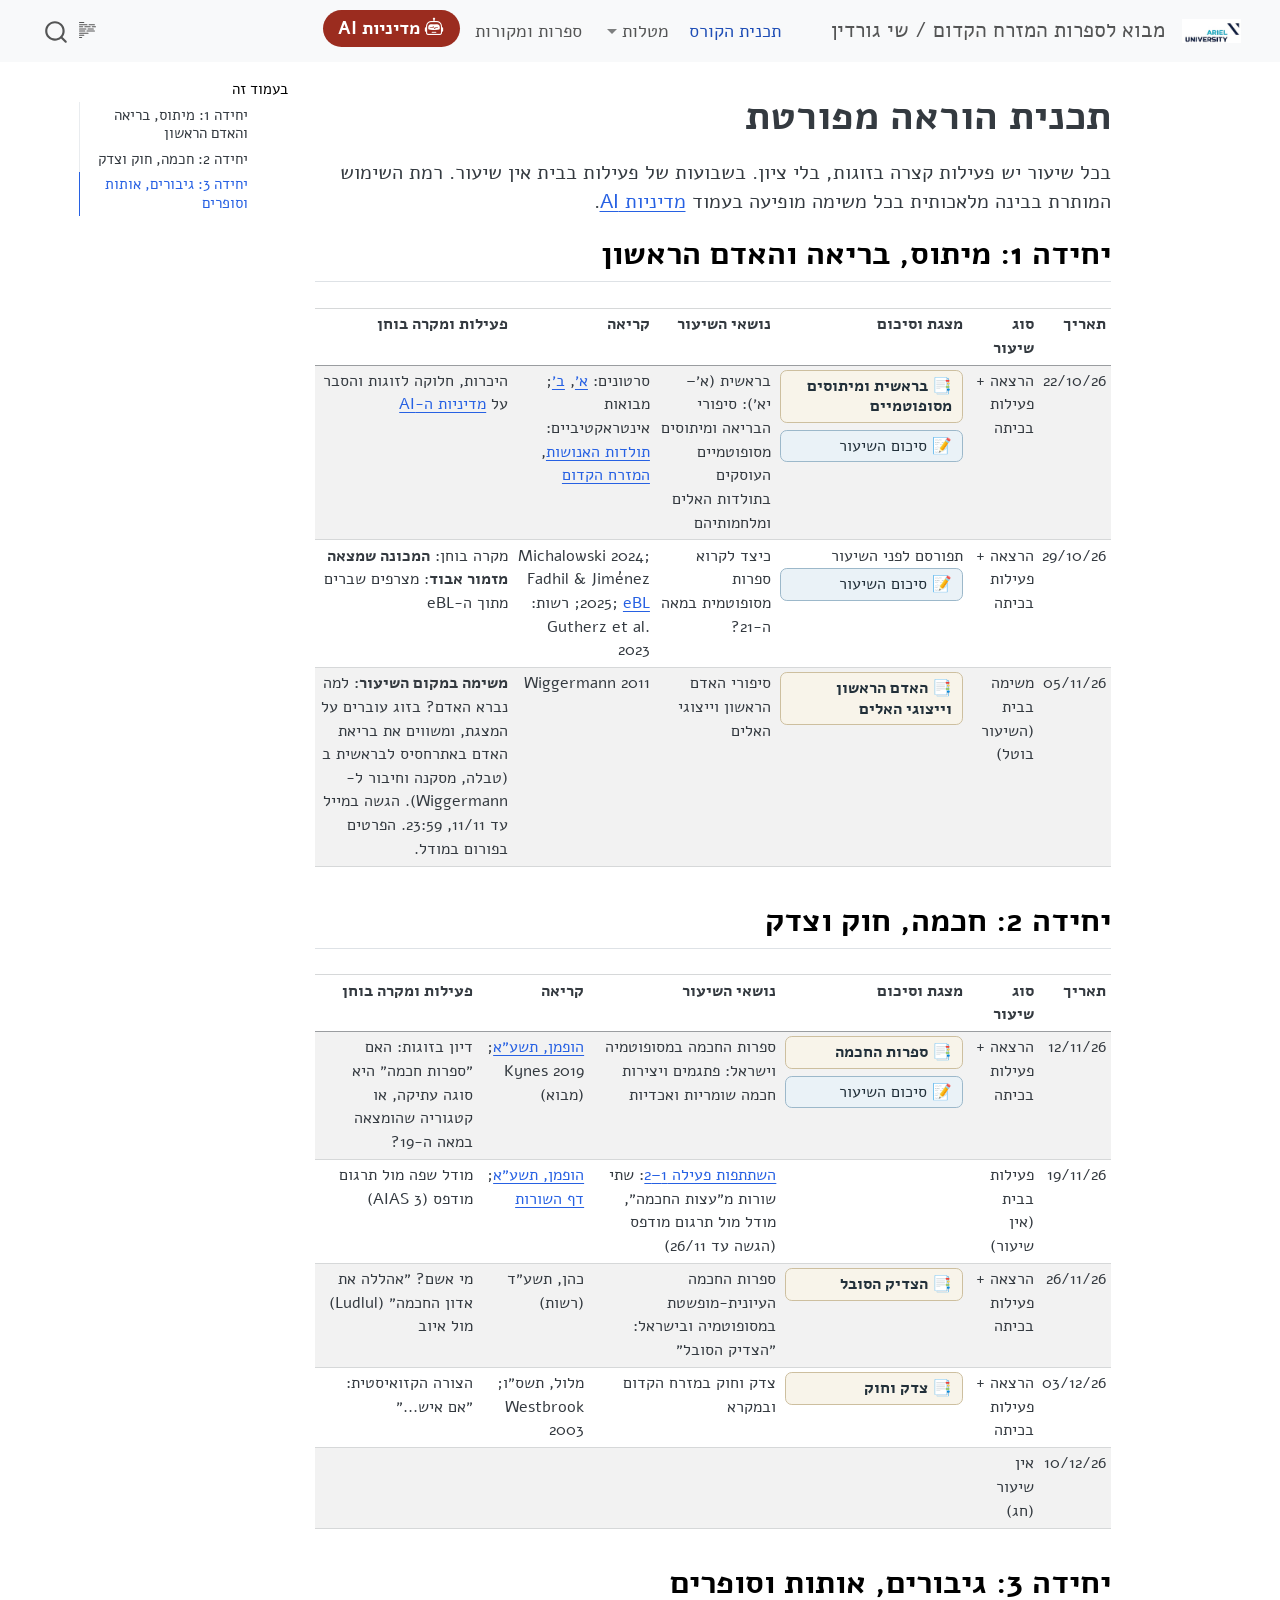
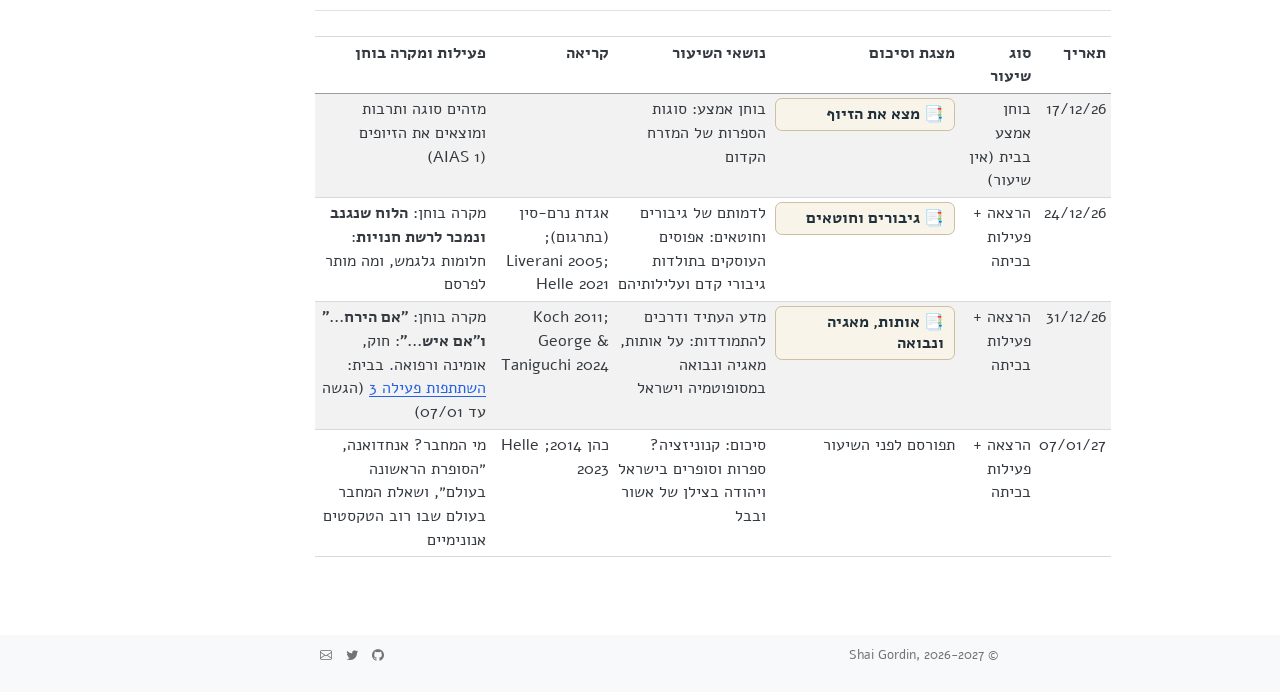
<file: docs/about.html>
<!DOCTYPE html>
<html xmlns="http://www.w3.org/1999/xhtml" lang="en" xml:lang="en"><head>

<meta charset="utf-8">
<meta name="generator" content="quarto-1.7.34">

<meta name="viewport" content="width=device-width, initial-scale=1.0, user-scalable=yes">


<title>תכנית הוראה מפורטת – מבוא לספרות המזרח הקדום / שי גורדין</title>
<style>
code{white-space: pre-wrap;}
span.smallcaps{font-variant: small-caps;}
div.columns{display: flex; gap: min(4vw, 1.5em);}
div.column{flex: auto; overflow-x: auto;}
div.hanging-indent{margin-left: 1.5em; text-indent: -1.5em;}
ul.task-list{list-style: none;}
ul.task-list li input[type="checkbox"] {
  width: 0.8em;
  margin: 0 0.8em 0.2em -1em; /* quarto-specific, see https://github.com/quarto-dev/quarto-cli/issues/4556 */ 
  vertical-align: middle;
}
</style>


<script src="site_libs/quarto-nav/quarto-nav.js"></script>
<script src="site_libs/quarto-nav/headroom.min.js"></script>
<script src="site_libs/clipboard/clipboard.min.js"></script>
<script src="site_libs/quarto-search/autocomplete.umd.js"></script>
<script src="site_libs/quarto-search/fuse.min.js"></script>
<script src="site_libs/quarto-search/quarto-search.js"></script>
<meta name="quarto:offset" content="./">
<link href="./ariel_logo_navbar.png" rel="icon" type="image/png">
<script src="site_libs/quarto-html/quarto.js" type="module"></script>
<script src="site_libs/quarto-html/tabsets/tabsets.js" type="module"></script>
<script src="site_libs/quarto-html/popper.min.js"></script>
<script src="site_libs/quarto-html/tippy.umd.min.js"></script>
<script src="site_libs/quarto-html/anchor.min.js"></script>
<link href="site_libs/quarto-html/tippy.css" rel="stylesheet">
<link href="site_libs/quarto-html/quarto-syntax-highlighting-c8ad9e5dbd60b7b70b38521ab19b7da4.css" rel="stylesheet" id="quarto-text-highlighting-styles">
<script src="site_libs/bootstrap/bootstrap.min.js"></script>
<link href="site_libs/bootstrap/bootstrap-icons.css" rel="stylesheet">
<link href="site_libs/bootstrap/bootstrap-2af889ba3ca165690db3b646b9a460ef.min.css" rel="stylesheet" append-hash="true" id="quarto-bootstrap" data-mode="light">
<script id="quarto-search-options" type="application/json">{
  "location": "navbar",
  "copy-button": false,
  "collapse-after": 3,
  "panel-placement": "end",
  "type": "overlay",
  "limit": 50,
  "keyboard-shortcut": [
    "f",
    "/",
    "s"
  ],
  "show-item-context": false,
  "language": {
    "search-no-results-text": "No results",
    "search-matching-documents-text": "matching documents",
    "search-copy-link-title": "Copy link to search",
    "search-hide-matches-text": "Hide additional matches",
    "search-more-match-text": "more match in this document",
    "search-more-matches-text": "more matches in this document",
    "search-clear-button-title": "Clear",
    "search-text-placeholder": "",
    "search-detached-cancel-button-title": "Cancel",
    "search-submit-button-title": "Submit",
    "search-label": "Search"
  }
}</script>
<link rel="preconnect" href="https://fonts.googleapis.com">
<link rel="preconnect" href="https://fonts.gstatic.com" crossorigin="">
<link href="https://fonts.googleapis.com/css2?family=Alef:wght@400;700&amp;display=swap" rel="stylesheet">


<link rel="stylesheet" href="styles.css">
<link rel="stylesheet" href="ai.css">
<meta property="og:title" content="תכנית הוראה מפורטת – מבוא לספרות המזרח הקדום / שי גורדין">
<meta property="og:description" content="">
<meta property="og:site_name" content="מבוא לספרות המזרח הקדום / שי גורדין">
</head>

<body class="nav-fixed quarto-light">

<div id="quarto-search-results"></div>
  <header id="quarto-header" class="headroom fixed-top">
    <nav class="navbar navbar-expand-lg " data-bs-theme="dark">
      <div class="navbar-container container-fluid">
      <div class="navbar-brand-container mx-auto">
    <a href="./index.html" class="navbar-brand navbar-brand-logo">
    <img src="./ariel_logo_navbar.png" alt="" class="navbar-logo">
    </a>
    <a class="navbar-brand" href="./index.html">
    <span class="navbar-title">מבוא לספרות המזרח הקדום / שי גורדין</span>
    </a>
  </div>
            <div id="quarto-search" class="" title="Search"></div>
          <button class="navbar-toggler" type="button" data-bs-toggle="collapse" data-bs-target="#navbarCollapse" aria-controls="navbarCollapse" role="menu" aria-expanded="false" aria-label="Toggle navigation" onclick="if (window.quartoToggleHeadroom) { window.quartoToggleHeadroom(); }">
  <span class="navbar-toggler-icon"></span>
</button>
          <div class="collapse navbar-collapse" id="navbarCollapse">
            <ul class="navbar-nav navbar-nav-scroll ms-auto">
  <li class="nav-item">
    <a class="nav-link active" href="./about.html" aria-current="page"> 
<span class="menu-text">תכנית הקורס</span></a>
  </li>  
  <li class="nav-item dropdown ">
    <a class="nav-link dropdown-toggle" href="#" id="nav-menu-" role="link" data-bs-toggle="dropdown" aria-expanded="false">
 <span class="menu-text">מטלות</span>
    </a>
    <ul class="dropdown-menu dropdown-menu-end" aria-labelledby="nav-menu-">    
        <li>
    <a class="dropdown-item" href="./assignments/index.html">
 <span class="dropdown-text">מרכיבי הציון</span></a>
  </li>  
        <li>
    <a class="dropdown-item" href="./assignments/active-participation.html">
 <span class="dropdown-text">השתתפות פעילה</span></a>
  </li>  
        <li>
    <a class="dropdown-item" href="./assignments/midterm.html">
 <span class="dropdown-text">בוחן אמצע: מצא את הזיוף</span></a>
  </li>  
        <li>
    <a class="dropdown-item" href="./assignments/commentary.html">
 <span class="dropdown-text">קומנטאר על טקסט עתיק</span></a>
  </li>  
    </ul>
  </li>
  <li class="nav-item">
    <a class="nav-link" href="./literature.html"> 
<span class="menu-text">ספרות ומקורות</span></a>
  </li>  
  <li class="nav-item">
    <a class="nav-link" href="./ai-policy.html"> <i class="bi bi-robot" role="img">
</i> 
<span class="menu-text">מדיניות AI</span></a>
  </li>  
</ul>
          </div> <!-- /navcollapse -->
            <div class="quarto-navbar-tools">
  <a href="" class="quarto-reader-toggle quarto-navigation-tool px-1" onclick="window.quartoToggleReader(); return false;" title="Toggle reader mode">
  <div class="quarto-reader-toggle-btn">
  <i class="bi"></i>
  </div>
</a>
</div>
      </div> <!-- /container-fluid -->
    </nav>
</header>
<!-- content -->
<div id="quarto-content" class="quarto-container page-columns page-rows-contents page-layout-article page-navbar">
<!-- sidebar -->
<!-- margin-sidebar -->
    <div id="quarto-margin-sidebar" class="sidebar margin-sidebar">
        <nav id="TOC" role="doc-toc" class="toc-active">
    <h2 id="toc-title">בעמוד זה</h2>
   
  <ul>
  <li><a href="#יחידה-1-מיתוס-בריאה-והאדם-הראשון" id="toc-יחידה-1-מיתוס-בריאה-והאדם-הראשון" class="nav-link active" data-scroll-target="#יחידה-1-מיתוס-בריאה-והאדם-הראשון">יחידה 1: מיתוס, בריאה והאדם הראשון</a></li>
  <li><a href="#יחידה-2-חכמה-חוק-וצדק" id="toc-יחידה-2-חכמה-חוק-וצדק" class="nav-link" data-scroll-target="#יחידה-2-חכמה-חוק-וצדק">יחידה 2: חכמה, חוק וצדק</a></li>
  <li><a href="#יחידה-3-גיבורים-אותות-וסופרים" id="toc-יחידה-3-גיבורים-אותות-וסופרים" class="nav-link" data-scroll-target="#יחידה-3-גיבורים-אותות-וסופרים">יחידה 3: גיבורים, אותות וסופרים</a></li>
  </ul>
</nav>
    </div>
<!-- main -->
<main class="content" id="quarto-document-content">

<header id="title-block-header" class="quarto-title-block default">
<div class="quarto-title">
<h1 class="title">תכנית הוראה מפורטת</h1>
</div>



<div class="quarto-title-meta">

    
  
    
  </div>
  


</header>


<p>בכל שיעור יש פעילות קצרה בזוגות, בלי ציון. בשבועות של פעילות בבית אין שיעור. רמת השימוש המותרת בבינה מלאכותית בכל משימה מופיעה בעמוד <a href="./ai-policy.html">מדיניות AI</a>.</p>
<section id="יחידה-1-מיתוס-בריאה-והאדם-הראשון" class="level2">
<h2 class="anchored" data-anchor-id="יחידה-1-מיתוס-בריאה-והאדם-הראשון">יחידה 1: מיתוס, בריאה והאדם הראשון</h2>
<div class="cell">
<div class="cell-output-display">
<div class="schedule-wrap">
<table class="table table-striped table-hover schedule caption-top table-sm small" data-quarto-postprocess="true" dir="rtl">
<thead>
<tr class="header">
<th style="text-align: left;" data-quarto-table-cell-role="th">תאריך</th>
<th style="text-align: left;" data-quarto-table-cell-role="th">סוג שיעור</th>
<th style="text-align: left;" data-quarto-table-cell-role="th">מצגת וסיכום</th>
<th style="text-align: left;" data-quarto-table-cell-role="th">נושאי השיעור</th>
<th style="text-align: left;" data-quarto-table-cell-role="th">קריאה</th>
<th style="text-align: left;" data-quarto-table-cell-role="th">פעילות ומקרה בוחן</th>
</tr>
</thead>
<tbody>
<tr class="odd">
<td style="text-align: left;">22/10/26</td>
<td style="text-align: left;">הרצאה + פעילות בכיתה</td>
<td style="text-align: left;"><a href="https://docs.google.com/presentation/d/1OmTjAGhHrnU26-XZHmxO83VimNJBOSzHx8Q9WJxEzIU/edit?usp=sharing" target="_blank">בראשית ומיתוסים מסופוטמיים</a><a href="https://docs.google.com/document/d/1B58zHJdIfEdVFyXoL0au5knnbZdOjelnpV3XDk3yiE0/view" class="lesson-summary" target="_blank">סיכום השיעור</a></td>
<td style="text-align: left;">בראשית (א׳–יא׳): סיפורי הבריאה ומיתוסים מסופוטמיים העוסקים בתולדות האלים ומלחמותיהם</td>
<td style="text-align: left;">סרטונים: <a href="https://youtu.be/gw3sMTV-nYw" target="_blank">א׳</a>, <a href="https://youtu.be/3ybSJIS-CG4" target="_blank">ב׳</a>; מבואות אינטראקטיביים: <a href="https://arcg.is/yz1Ke" target="_blank">תולדות האנושות</a>, <a href="https://arcg.is/158WG4" target="_blank">המזרח הקדום</a></td>
<td style="text-align: left;">היכרות, חלוקה לזוגות והסבר על <a href="./ai-policy.html" target="_blank">מדיניות ה-AI</a></td>
</tr>
<tr class="even">
<td style="text-align: left;">29/10/26</td>
<td style="text-align: left;">הרצאה + פעילות בכיתה</td>
<td style="text-align: left;">תפורסם לפני השיעור <a href="https://docs.google.com/document/d/16Crg1a6Wb11L44KTR3P6vL2fHuN9gFbWCigG8X6lVaU/view" class="lesson-summary" target="_blank">סיכום השיעור</a></td>
<td style="text-align: left;">כיצד לקרוא ספרות מסופוטמית במאה ה-21?</td>
<td style="text-align: left;">Michalowski 2024; Fadhil &amp; Jiménez 2025; <a href="https://www.ebl.lmu.de/" target="_blank">eBL</a>; רשות: Gutherz et al. 2023</td>
<td style="text-align: left;">מקרה בוחן: <strong>המכונה שמצאה מזמור אבוד</strong>: מצרפים שברים מתוך ה-eBL</td>
</tr>
<tr class="odd">
<td style="text-align: left;">05/11/26</td>
<td style="text-align: left;">משימה בבית (השיעור בוטל)</td>
<td style="text-align: left;"><a href="https://docs.google.com/presentation/d/1LroyKYHIzUKALXKPxMJIReMejoue7stNY8ERRBrdb3E/edit?usp=sharing" target="_blank">האדם הראשון וייצוגי האלים</a></td>
<td style="text-align: left;">סיפורי האדם הראשון וייצוגי האלים</td>
<td style="text-align: left;">Wiggermann 2011</td>
<td style="text-align: left;"><strong>משימה במקום השיעור:</strong> למה נברא האדם? בזוג עוברים על המצגת, ומשווים את בריאת האדם באתרחסיס לבראשית ב (טבלה, מסקנה וחיבור ל-Wiggermann). הגשה במייל עד 11/11, 23:59. הפרטים בפורום במודל.</td>
</tr>
</tbody>
</table>
</div>
</div>
</div>
</section>
<section id="יחידה-2-חכמה-חוק-וצדק" class="level2">
<h2 class="anchored" data-anchor-id="יחידה-2-חכמה-חוק-וצדק">יחידה 2: חכמה, חוק וצדק</h2>
<div class="cell">
<div class="cell-output-display">
<div class="schedule-wrap">
<table class="table table-striped table-hover schedule caption-top table-sm small" data-quarto-postprocess="true" dir="rtl">
<thead>
<tr class="header">
<th style="text-align: left;" data-quarto-table-cell-role="th">תאריך</th>
<th style="text-align: left;" data-quarto-table-cell-role="th">סוג שיעור</th>
<th style="text-align: left;" data-quarto-table-cell-role="th">מצגת וסיכום</th>
<th style="text-align: left;" data-quarto-table-cell-role="th">נושאי השיעור</th>
<th style="text-align: left;" data-quarto-table-cell-role="th">קריאה</th>
<th style="text-align: left;" data-quarto-table-cell-role="th">פעילות ומקרה בוחן</th>
</tr>
</thead>
<tbody>
<tr class="odd">
<td style="text-align: left;">12/11/26</td>
<td style="text-align: left;">הרצאה + פעילות בכיתה</td>
<td style="text-align: left;"><a href="https://docs.google.com/presentation/d/1F_83pn7tuyeYeeyiD9W2sqEiUqPA-Z01C3jkR8BxTxM/edit?usp=sharing" target="_blank">ספרות החכמה</a><a href="https://docs.google.com/document/d/1sE4sk0-rKF9kye5xeDzvInwrjlj_ORC-5FVkxMAV588/view" class="lesson-summary" target="_blank">סיכום השיעור</a></td>
<td style="text-align: left;">ספרות החכמה במסופוטמיה וישראל: פתגמים ויצירות חכמה שומריות ואכדיות</td>
<td style="text-align: left;"><a href="https://drive.google.com/file/d/1fi9s3zUaC2pJIt6DlevmrdYbwYmJ_fo0/view?usp=sharing" target="_blank">הופמן, תשע״א</a>; Kynes 2019 (מבוא)</td>
<td style="text-align: left;">דיון בזוגות: האם ״ספרות חכמה״ היא סוגה עתיקה, או קטגוריה שהומצאה במאה ה-19?</td>
</tr>
<tr class="even">
<td style="text-align: left;">19/11/26</td>
<td style="text-align: left;">פעילות בבית (אין שיעור)</td>
<td style="text-align: left;"></td>
<td style="text-align: left;"><a href="./assignments/active-participation.html" target="_blank">השתתפות פעילה 1–2</a>: שתי שורות מ״עצות החכמה״, מודל מול תרגום מודפס (הגשה עד 26/11)</td>
<td style="text-align: left;"><a href="https://drive.google.com/file/d/1fi9s3zUaC2pJIt6DlevmrdYbwYmJ_fo0/view?usp=sharing" target="_blank">הופמן, תשע״א</a>; <a href="https://docs.google.com/document/d/1h97xRmuxkb0nKjsPHFH0BToMt4KiBCJLFzxd6qBAk-A/edit?usp=sharing" target="_blank">דף השורות</a></td>
<td style="text-align: left;">מודל שפה מול תרגום מודפס (AIAS 3)</td>
</tr>
<tr class="odd">
<td style="text-align: left;">26/11/26</td>
<td style="text-align: left;">הרצאה + פעילות בכיתה</td>
<td style="text-align: left;"><a href="https://docs.google.com/presentation/d/1zaJADsTGKd0uZEqaDt94x38-QubHEkeGMDpgtgbPdOA/edit?usp=sharing" target="_blank">הצדיק הסובל</a></td>
<td style="text-align: left;">ספרות החכמה העיונית-מופשטת במסופוטמיה ובישראל: ״הצדיק הסובל״</td>
<td style="text-align: left;">כהן, תשע״ד (רשות)</td>
<td style="text-align: left;">מי אשם? ״אהללה את אדון החכמה״ (Ludlul) מול איוב</td>
</tr>
<tr class="even">
<td style="text-align: left;">03/12/26</td>
<td style="text-align: left;">הרצאה + פעילות בכיתה</td>
<td style="text-align: left;"><a href="https://docs.google.com/presentation/d/1-wWeP2HEMfFlljarbiLn4_nZq_y0V95RqKT6gFwwof0/edit?usp=sharing" target="_blank">צדק וחוק</a></td>
<td style="text-align: left;">צדק וחוק במזרח הקדום ובמקרא</td>
<td style="text-align: left;">מלול, תשס״ו; Westbrook 2003</td>
<td style="text-align: left;">הצורה הקזואיסטית: ״אם איש...״</td>
</tr>
<tr class="odd">
<td style="text-align: left;">10/12/26</td>
<td style="text-align: left;">אין שיעור (חג)</td>
<td style="text-align: left;"></td>
<td style="text-align: left;"></td>
<td style="text-align: left;"></td>
<td style="text-align: left;"></td>
</tr>
</tbody>
</table>
</div>
</div>
</div>
</section>
<section id="יחידה-3-גיבורים-אותות-וסופרים" class="level2">
<h2 class="anchored" data-anchor-id="יחידה-3-גיבורים-אותות-וסופרים">יחידה 3: גיבורים, אותות וסופרים</h2>
<div class="cell">
<div class="cell-output-display">
<div class="schedule-wrap">
<table class="table table-striped table-hover schedule caption-top table-sm small" data-quarto-postprocess="true" dir="rtl">
<thead>
<tr class="header">
<th style="text-align: left;" data-quarto-table-cell-role="th">תאריך</th>
<th style="text-align: left;" data-quarto-table-cell-role="th">סוג שיעור</th>
<th style="text-align: left;" data-quarto-table-cell-role="th">מצגת וסיכום</th>
<th style="text-align: left;" data-quarto-table-cell-role="th">נושאי השיעור</th>
<th style="text-align: left;" data-quarto-table-cell-role="th">קריאה</th>
<th style="text-align: left;" data-quarto-table-cell-role="th">פעילות ומקרה בוחן</th>
</tr>
</thead>
<tbody>
<tr class="odd">
<td style="text-align: left;">17/12/26</td>
<td style="text-align: left;">בוחן אמצע בבית (אין שיעור)</td>
<td style="text-align: left;"><a href="./assignments/midterm.html" target="_blank">מצא את הזיוף</a></td>
<td style="text-align: left;">בוחן אמצע: סוגות הספרות של המזרח הקדום</td>
<td style="text-align: left;"></td>
<td style="text-align: left;">מזהים סוגה ותרבות ומוצאים את הזיופים (AIAS 1)</td>
</tr>
<tr class="even">
<td style="text-align: left;">24/12/26</td>
<td style="text-align: left;">הרצאה + פעילות בכיתה</td>
<td style="text-align: left;"><a href="https://docs.google.com/presentation/d/1_VoX3Y49okiTsUE35cowFcRB_gr7oRnAApeOI8mHGV8/edit?usp=sharing" target="_blank">גיבורים וחוטאים</a></td>
<td style="text-align: left;">לדמותם של גיבורים וחוטאים: אפוסים העוסקים בתולדות גיבורי קדם ועלילותיהם</td>
<td style="text-align: left;">אגדת נרם-סין (בתרגום); Liverani 2005; Helle 2021</td>
<td style="text-align: left;">מקרה בוחן: <strong>הלוח שנגנב ונמכר לרשת חנויות</strong>: חלומות גלגמש, ומה מותר לפרסם</td>
</tr>
<tr class="odd">
<td style="text-align: left;">31/12/26</td>
<td style="text-align: left;">הרצאה + פעילות בכיתה</td>
<td style="text-align: left;"><a href="https://docs.google.com/presentation/d/1tAKA1hXFGwYRMct6C1JmJrIVqJeS8nPo2nCi-2GG1uM/edit?usp=sharing" target="_blank">אותות, מאגיה ונבואה</a></td>
<td style="text-align: left;">מדע העתיד ודרכים להתמודדות: על אותות, מאגיה ונבואה במסופוטמיה וישראל</td>
<td style="text-align: left;">Koch 2011; George &amp; Taniguchi 2024</td>
<td style="text-align: left;">מקרה בוחן: <strong>״אם הירח...״ ו״אם איש...״</strong>: חוק, אומינה ורפואה. בבית: <a href="./assignments/active-participation.html" target="_blank">השתתפות פעילה 3</a> (הגשה עד 07/01)</td>
</tr>
<tr class="even">
<td style="text-align: left;">07/01/27</td>
<td style="text-align: left;">הרצאה + פעילות בכיתה</td>
<td style="text-align: left;">תפורסם לפני השיעור</td>
<td style="text-align: left;">סיכום: קנוניזציה? ספרות וסופרים בישראל ויהודה בצילן של אשור ובבל</td>
<td style="text-align: left;">כהן 2014; Helle 2023</td>
<td style="text-align: left;">מי המחבר? אנחדואנה, ״הסופרת הראשונה בעולם״, ושאלת המחבר בעולם שבו רוב הטקסטים אנונימיים</td>
</tr>
</tbody>
</table>
</div>
</div>
</div>


</section>

</main> <!-- /main -->
<script id="quarto-html-after-body" type="application/javascript">
  window.document.addEventListener("DOMContentLoaded", function (event) {
    const icon = "";
    const anchorJS = new window.AnchorJS();
    anchorJS.options = {
      placement: 'right',
      icon: icon
    };
    anchorJS.add('.anchored');
    const isCodeAnnotation = (el) => {
      for (const clz of el.classList) {
        if (clz.startsWith('code-annotation-')) {                     
          return true;
        }
      }
      return false;
    }
    const onCopySuccess = function(e) {
      // button target
      const button = e.trigger;
      // don't keep focus
      button.blur();
      // flash "checked"
      button.classList.add('code-copy-button-checked');
      var currentTitle = button.getAttribute("title");
      button.setAttribute("title", "Copied!");
      let tooltip;
      if (window.bootstrap) {
        button.setAttribute("data-bs-toggle", "tooltip");
        button.setAttribute("data-bs-placement", "left");
        button.setAttribute("data-bs-title", "Copied!");
        tooltip = new bootstrap.Tooltip(button, 
          { trigger: "manual", 
            customClass: "code-copy-button-tooltip",
            offset: [0, -8]});
        tooltip.show();    
      }
      setTimeout(function() {
        if (tooltip) {
          tooltip.hide();
          button.removeAttribute("data-bs-title");
          button.removeAttribute("data-bs-toggle");
          button.removeAttribute("data-bs-placement");
        }
        button.setAttribute("title", currentTitle);
        button.classList.remove('code-copy-button-checked');
      }, 1000);
      // clear code selection
      e.clearSelection();
    }
    const getTextToCopy = function(trigger) {
        const codeEl = trigger.previousElementSibling.cloneNode(true);
        for (const childEl of codeEl.children) {
          if (isCodeAnnotation(childEl)) {
            childEl.remove();
          }
        }
        return codeEl.innerText;
    }
    const clipboard = new window.ClipboardJS('.code-copy-button:not([data-in-quarto-modal])', {
      text: getTextToCopy
    });
    clipboard.on('success', onCopySuccess);
    if (window.document.getElementById('quarto-embedded-source-code-modal')) {
      const clipboardModal = new window.ClipboardJS('.code-copy-button[data-in-quarto-modal]', {
        text: getTextToCopy,
        container: window.document.getElementById('quarto-embedded-source-code-modal')
      });
      clipboardModal.on('success', onCopySuccess);
    }
      var localhostRegex = new RegExp(/^(?:http|https):\/\/localhost\:?[0-9]*\//);
      var mailtoRegex = new RegExp(/^mailto:/);
        var filterRegex = new RegExp('/' + window.location.host + '/');
      var isInternal = (href) => {
          return filterRegex.test(href) || localhostRegex.test(href) || mailtoRegex.test(href);
      }
      // Inspect non-navigation links and adorn them if external
     var links = window.document.querySelectorAll('a[href]:not(.nav-link):not(.navbar-brand):not(.toc-action):not(.sidebar-link):not(.sidebar-item-toggle):not(.pagination-link):not(.no-external):not([aria-hidden]):not(.dropdown-item):not(.quarto-navigation-tool):not(.about-link)');
      for (var i=0; i<links.length; i++) {
        const link = links[i];
        if (!isInternal(link.href)) {
          // undo the damage that might have been done by quarto-nav.js in the case of
          // links that we want to consider external
          if (link.dataset.originalHref !== undefined) {
            link.href = link.dataset.originalHref;
          }
        }
      }
    function tippyHover(el, contentFn, onTriggerFn, onUntriggerFn) {
      const config = {
        allowHTML: true,
        maxWidth: 500,
        delay: 100,
        arrow: false,
        appendTo: function(el) {
            return el.parentElement;
        },
        interactive: true,
        interactiveBorder: 10,
        theme: 'quarto',
        placement: 'bottom-start',
      };
      if (contentFn) {
        config.content = contentFn;
      }
      if (onTriggerFn) {
        config.onTrigger = onTriggerFn;
      }
      if (onUntriggerFn) {
        config.onUntrigger = onUntriggerFn;
      }
      window.tippy(el, config); 
    }
    const noterefs = window.document.querySelectorAll('a[role="doc-noteref"]');
    for (var i=0; i<noterefs.length; i++) {
      const ref = noterefs[i];
      tippyHover(ref, function() {
        // use id or data attribute instead here
        let href = ref.getAttribute('data-footnote-href') || ref.getAttribute('href');
        try { href = new URL(href).hash; } catch {}
        const id = href.replace(/^#\/?/, "");
        const note = window.document.getElementById(id);
        if (note) {
          return note.innerHTML;
        } else {
          return "";
        }
      });
    }
    const xrefs = window.document.querySelectorAll('a.quarto-xref');
    const processXRef = (id, note) => {
      // Strip column container classes
      const stripColumnClz = (el) => {
        el.classList.remove("page-full", "page-columns");
        if (el.children) {
          for (const child of el.children) {
            stripColumnClz(child);
          }
        }
      }
      stripColumnClz(note)
      if (id === null || id.startsWith('sec-')) {
        // Special case sections, only their first couple elements
        const container = document.createElement("div");
        if (note.children && note.children.length > 2) {
          container.appendChild(note.children[0].cloneNode(true));
          for (let i = 1; i < note.children.length; i++) {
            const child = note.children[i];
            if (child.tagName === "P" && child.innerText === "") {
              continue;
            } else {
              container.appendChild(child.cloneNode(true));
              break;
            }
          }
          if (window.Quarto?.typesetMath) {
            window.Quarto.typesetMath(container);
          }
          return container.innerHTML
        } else {
          if (window.Quarto?.typesetMath) {
            window.Quarto.typesetMath(note);
          }
          return note.innerHTML;
        }
      } else {
        // Remove any anchor links if they are present
        const anchorLink = note.querySelector('a.anchorjs-link');
        if (anchorLink) {
          anchorLink.remove();
        }
        if (window.Quarto?.typesetMath) {
          window.Quarto.typesetMath(note);
        }
        if (note.classList.contains("callout")) {
          return note.outerHTML;
        } else {
          return note.innerHTML;
        }
      }
    }
    for (var i=0; i<xrefs.length; i++) {
      const xref = xrefs[i];
      tippyHover(xref, undefined, function(instance) {
        instance.disable();
        let url = xref.getAttribute('href');
        let hash = undefined; 
        if (url.startsWith('#')) {
          hash = url;
        } else {
          try { hash = new URL(url).hash; } catch {}
        }
        if (hash) {
          const id = hash.replace(/^#\/?/, "");
          const note = window.document.getElementById(id);
          if (note !== null) {
            try {
              const html = processXRef(id, note.cloneNode(true));
              instance.setContent(html);
            } finally {
              instance.enable();
              instance.show();
            }
          } else {
            // See if we can fetch this
            fetch(url.split('#')[0])
            .then(res => res.text())
            .then(html => {
              const parser = new DOMParser();
              const htmlDoc = parser.parseFromString(html, "text/html");
              const note = htmlDoc.getElementById(id);
              if (note !== null) {
                const html = processXRef(id, note);
                instance.setContent(html);
              } 
            }).finally(() => {
              instance.enable();
              instance.show();
            });
          }
        } else {
          // See if we can fetch a full url (with no hash to target)
          // This is a special case and we should probably do some content thinning / targeting
          fetch(url)
          .then(res => res.text())
          .then(html => {
            const parser = new DOMParser();
            const htmlDoc = parser.parseFromString(html, "text/html");
            const note = htmlDoc.querySelector('main.content');
            if (note !== null) {
              // This should only happen for chapter cross references
              // (since there is no id in the URL)
              // remove the first header
              if (note.children.length > 0 && note.children[0].tagName === "HEADER") {
                note.children[0].remove();
              }
              const html = processXRef(null, note);
              instance.setContent(html);
            } 
          }).finally(() => {
            instance.enable();
            instance.show();
          });
        }
      }, function(instance) {
      });
    }
        let selectedAnnoteEl;
        const selectorForAnnotation = ( cell, annotation) => {
          let cellAttr = 'data-code-cell="' + cell + '"';
          let lineAttr = 'data-code-annotation="' +  annotation + '"';
          const selector = 'span[' + cellAttr + '][' + lineAttr + ']';
          return selector;
        }
        const selectCodeLines = (annoteEl) => {
          const doc = window.document;
          const targetCell = annoteEl.getAttribute("data-target-cell");
          const targetAnnotation = annoteEl.getAttribute("data-target-annotation");
          const annoteSpan = window.document.querySelector(selectorForAnnotation(targetCell, targetAnnotation));
          const lines = annoteSpan.getAttribute("data-code-lines").split(",");
          const lineIds = lines.map((line) => {
            return targetCell + "-" + line;
          })
          let top = null;
          let height = null;
          let parent = null;
          if (lineIds.length > 0) {
              //compute the position of the single el (top and bottom and make a div)
              const el = window.document.getElementById(lineIds[0]);
              top = el.offsetTop;
              height = el.offsetHeight;
              parent = el.parentElement.parentElement;
            if (lineIds.length > 1) {
              const lastEl = window.document.getElementById(lineIds[lineIds.length - 1]);
              const bottom = lastEl.offsetTop + lastEl.offsetHeight;
              height = bottom - top;
            }
            if (top !== null && height !== null && parent !== null) {
              // cook up a div (if necessary) and position it 
              let div = window.document.getElementById("code-annotation-line-highlight");
              if (div === null) {
                div = window.document.createElement("div");
                div.setAttribute("id", "code-annotation-line-highlight");
                div.style.position = 'absolute';
                parent.appendChild(div);
              }
              div.style.top = top - 2 + "px";
              div.style.height = height + 4 + "px";
              div.style.left = 0;
              let gutterDiv = window.document.getElementById("code-annotation-line-highlight-gutter");
              if (gutterDiv === null) {
                gutterDiv = window.document.createElement("div");
                gutterDiv.setAttribute("id", "code-annotation-line-highlight-gutter");
                gutterDiv.style.position = 'absolute';
                const codeCell = window.document.getElementById(targetCell);
                const gutter = codeCell.querySelector('.code-annotation-gutter');
                gutter.appendChild(gutterDiv);
              }
              gutterDiv.style.top = top - 2 + "px";
              gutterDiv.style.height = height + 4 + "px";
            }
            selectedAnnoteEl = annoteEl;
          }
        };
        const unselectCodeLines = () => {
          const elementsIds = ["code-annotation-line-highlight", "code-annotation-line-highlight-gutter"];
          elementsIds.forEach((elId) => {
            const div = window.document.getElementById(elId);
            if (div) {
              div.remove();
            }
          });
          selectedAnnoteEl = undefined;
        };
          // Handle positioning of the toggle
      window.addEventListener(
        "resize",
        throttle(() => {
          elRect = undefined;
          if (selectedAnnoteEl) {
            selectCodeLines(selectedAnnoteEl);
          }
        }, 10)
      );
      function throttle(fn, ms) {
      let throttle = false;
      let timer;
        return (...args) => {
          if(!throttle) { // first call gets through
              fn.apply(this, args);
              throttle = true;
          } else { // all the others get throttled
              if(timer) clearTimeout(timer); // cancel #2
              timer = setTimeout(() => {
                fn.apply(this, args);
                timer = throttle = false;
              }, ms);
          }
        };
      }
        // Attach click handler to the DT
        const annoteDls = window.document.querySelectorAll('dt[data-target-cell]');
        for (const annoteDlNode of annoteDls) {
          annoteDlNode.addEventListener('click', (event) => {
            const clickedEl = event.target;
            if (clickedEl !== selectedAnnoteEl) {
              unselectCodeLines();
              const activeEl = window.document.querySelector('dt[data-target-cell].code-annotation-active');
              if (activeEl) {
                activeEl.classList.remove('code-annotation-active');
              }
              selectCodeLines(clickedEl);
              clickedEl.classList.add('code-annotation-active');
            } else {
              // Unselect the line
              unselectCodeLines();
              clickedEl.classList.remove('code-annotation-active');
            }
          });
        }
    const findCites = (el) => {
      const parentEl = el.parentElement;
      if (parentEl) {
        const cites = parentEl.dataset.cites;
        if (cites) {
          return {
            el,
            cites: cites.split(' ')
          };
        } else {
          return findCites(el.parentElement)
        }
      } else {
        return undefined;
      }
    };
    var bibliorefs = window.document.querySelectorAll('a[role="doc-biblioref"]');
    for (var i=0; i<bibliorefs.length; i++) {
      const ref = bibliorefs[i];
      const citeInfo = findCites(ref);
      if (citeInfo) {
        tippyHover(citeInfo.el, function() {
          var popup = window.document.createElement('div');
          citeInfo.cites.forEach(function(cite) {
            var citeDiv = window.document.createElement('div');
            citeDiv.classList.add('hanging-indent');
            citeDiv.classList.add('csl-entry');
            var biblioDiv = window.document.getElementById('ref-' + cite);
            if (biblioDiv) {
              citeDiv.innerHTML = biblioDiv.innerHTML;
            }
            popup.appendChild(citeDiv);
          });
          return popup.innerHTML;
        });
      }
    }
  });
  </script>
</div> <!-- /content -->
<footer class="footer">
  <div class="nav-footer">
    <div class="nav-footer-left">
<p>© Shai Gordin, 2026-2027</p>
</div>   
    <div class="nav-footer-center">
      &nbsp;
    </div>
    <div class="nav-footer-right">
      <ul class="footer-items list-unstyled">
    <li class="nav-item compact">
    <a class="nav-link" href="https://github.com/shaigordin">
      <i class="bi bi-github" role="img" aria-label="Shai Gordin GitHub">
</i> 
    </a>
  </li>  
    <li class="nav-item compact">
    <a class="nav-link" href="https://twitter.com/shgordin">
      <i class="bi bi-twitter" role="img" aria-label="Shai Gordin Twitter">
</i> 
    </a>
  </li>  
    <li class="nav-item compact">
    <a class="nav-link" href="mailto:shaigo@ariel.ac.il">
      <i class="bi bi-envelope" role="img">
</i> 
    </a>
  </li>  
</ul>
    </div>
  </div>
</footer>




</body></html>
</file>
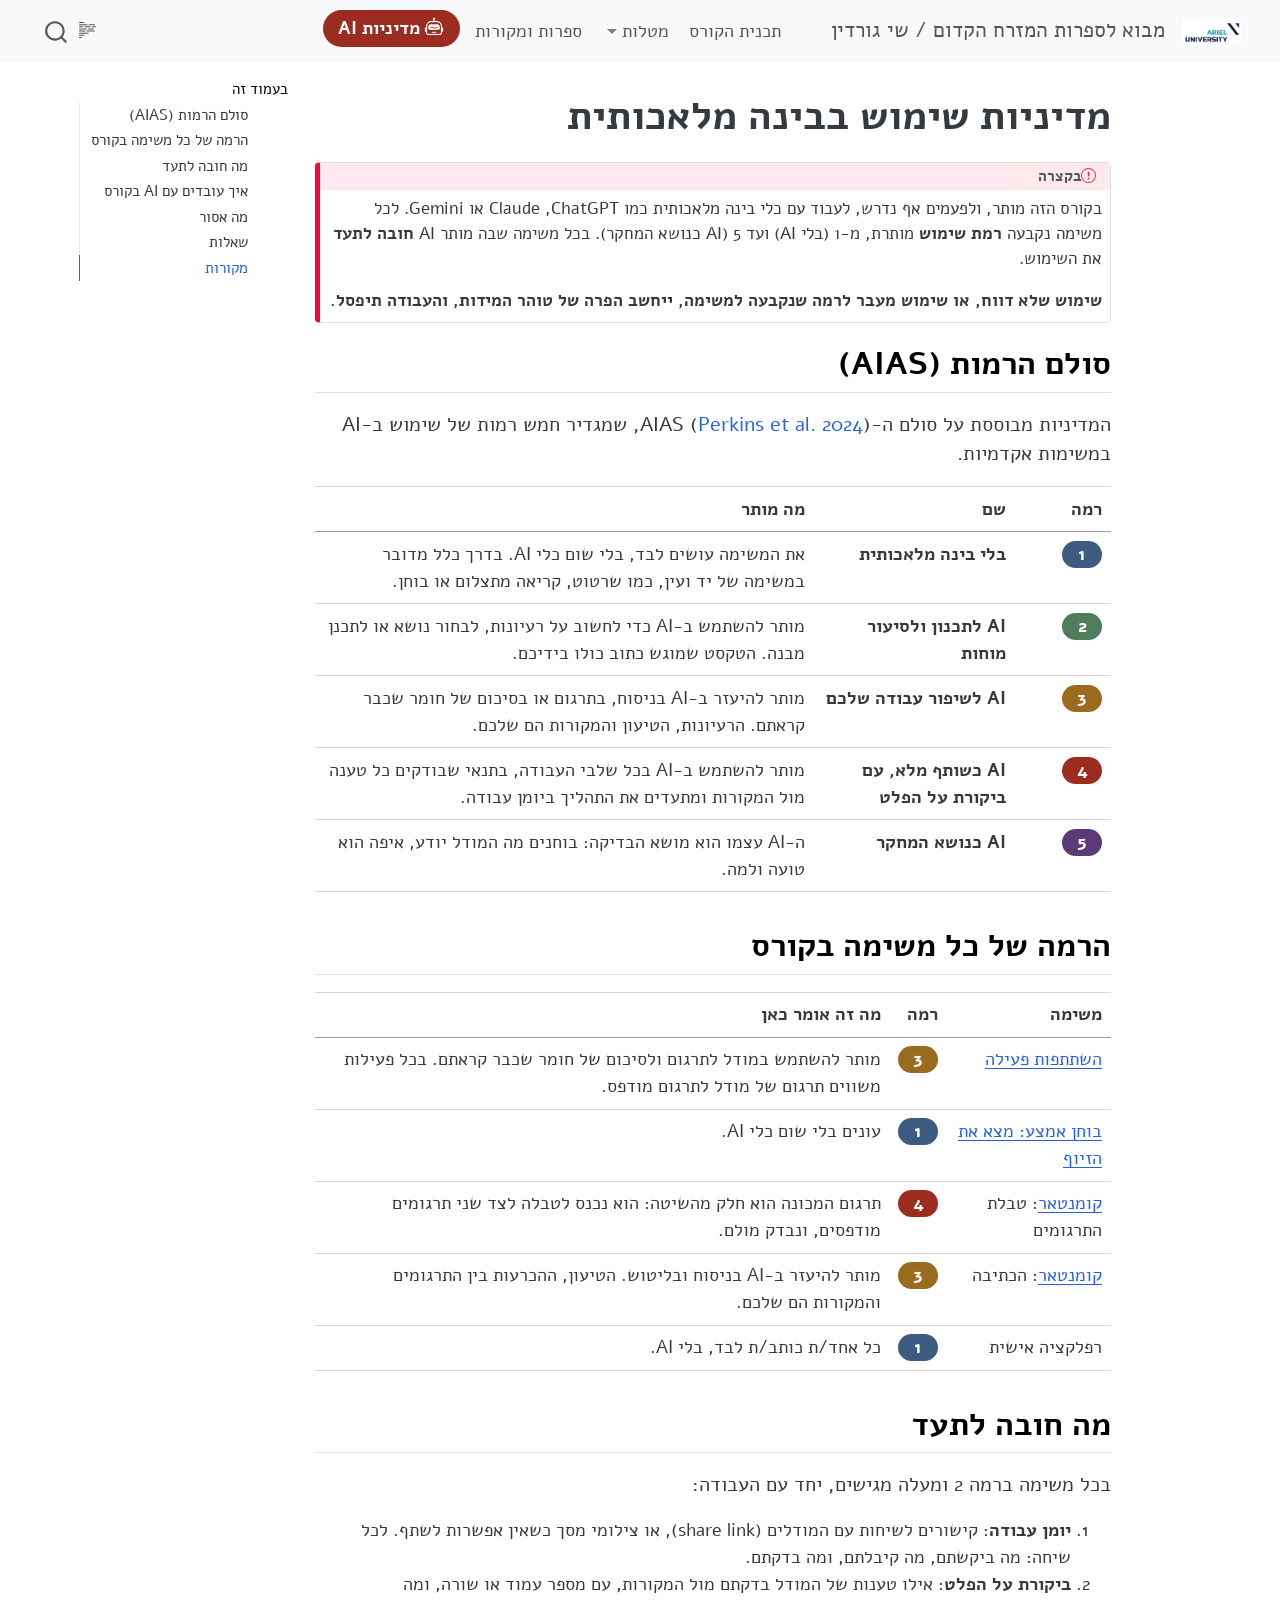
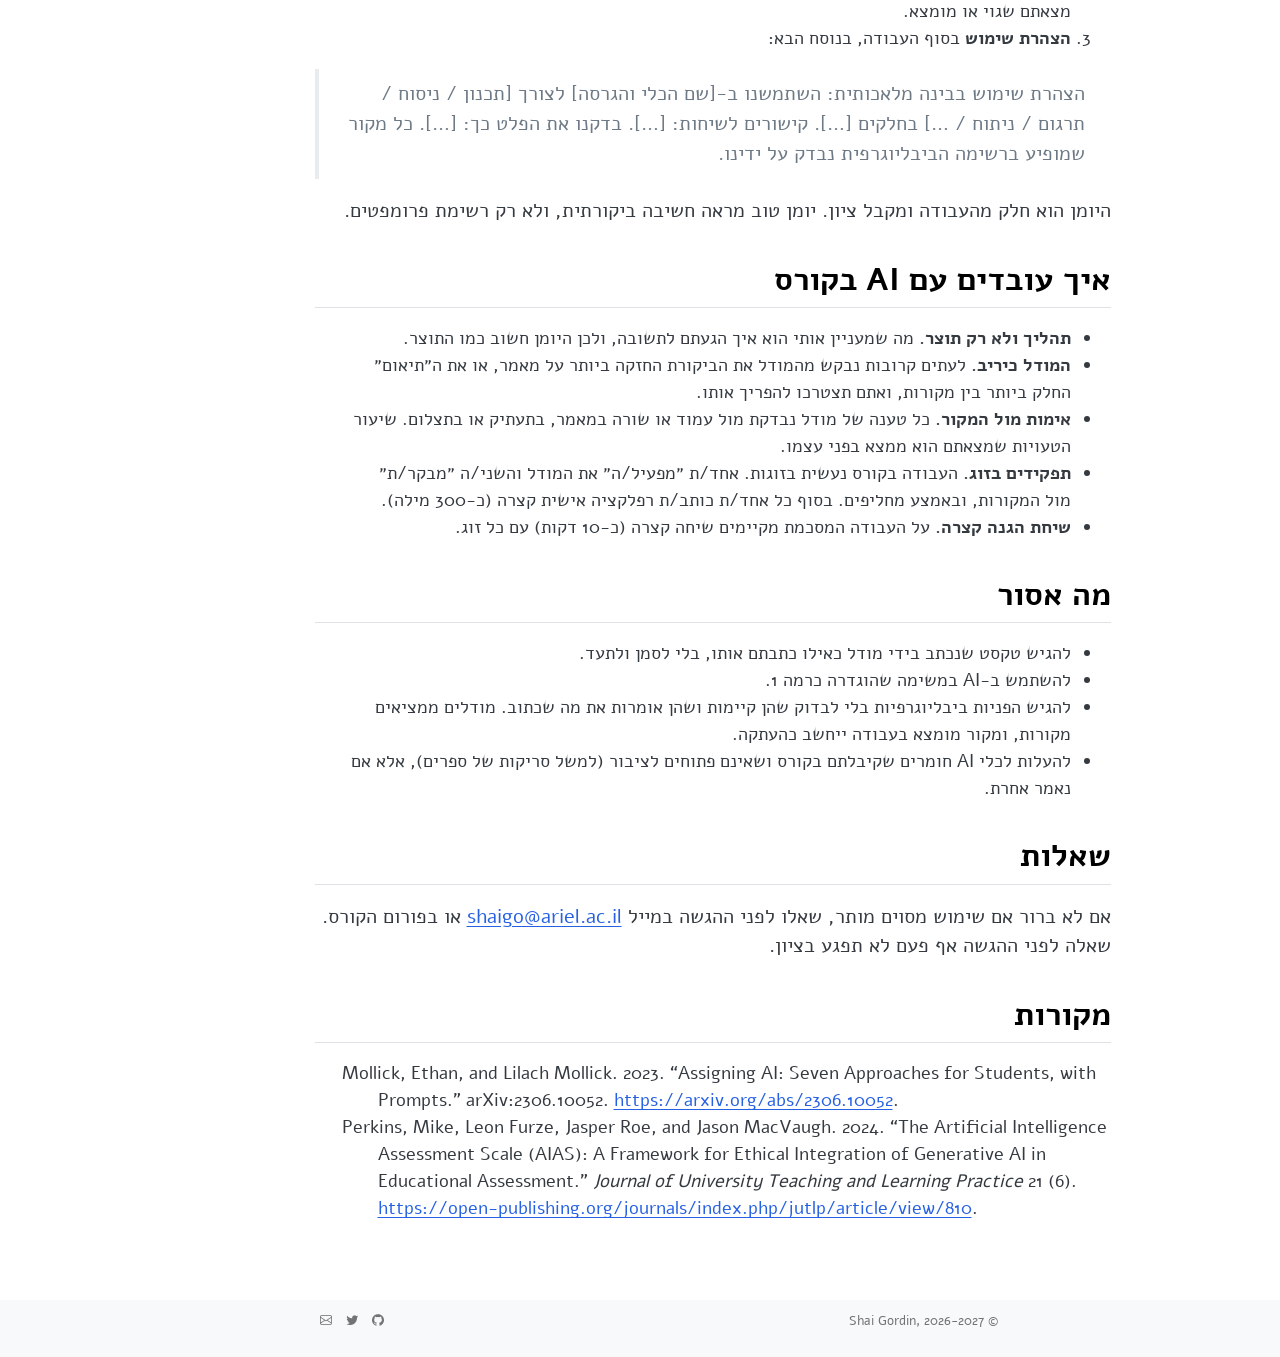
<file: docs/ai-policy.html>
<!DOCTYPE html>
<html xmlns="http://www.w3.org/1999/xhtml" lang="en" xml:lang="en"><head>

<meta charset="utf-8">
<meta name="generator" content="quarto-1.7.34">

<meta name="viewport" content="width=device-width, initial-scale=1.0, user-scalable=yes">


<title>מדיניות שימוש בבינה מלאכותית – מבוא לספרות המזרח הקדום / שי גורדין</title>
<style>
code{white-space: pre-wrap;}
span.smallcaps{font-variant: small-caps;}
div.columns{display: flex; gap: min(4vw, 1.5em);}
div.column{flex: auto; overflow-x: auto;}
div.hanging-indent{margin-left: 1.5em; text-indent: -1.5em;}
ul.task-list{list-style: none;}
ul.task-list li input[type="checkbox"] {
  width: 0.8em;
  margin: 0 0.8em 0.2em -1em; /* quarto-specific, see https://github.com/quarto-dev/quarto-cli/issues/4556 */ 
  vertical-align: middle;
}
/* CSS for citations */
div.csl-bib-body { }
div.csl-entry {
  clear: both;
  margin-bottom: 0em;
}
.hanging-indent div.csl-entry {
  margin-left:2em;
  text-indent:-2em;
}
div.csl-left-margin {
  min-width:2em;
  float:left;
}
div.csl-right-inline {
  margin-left:2em;
  padding-left:1em;
}
div.csl-indent {
  margin-left: 2em;
}</style>


<script src="site_libs/quarto-nav/quarto-nav.js"></script>
<script src="site_libs/quarto-nav/headroom.min.js"></script>
<script src="site_libs/clipboard/clipboard.min.js"></script>
<script src="site_libs/quarto-search/autocomplete.umd.js"></script>
<script src="site_libs/quarto-search/fuse.min.js"></script>
<script src="site_libs/quarto-search/quarto-search.js"></script>
<meta name="quarto:offset" content="./">
<link href="./ariel_logo_navbar.png" rel="icon" type="image/png">
<script src="site_libs/quarto-html/quarto.js" type="module"></script>
<script src="site_libs/quarto-html/tabsets/tabsets.js" type="module"></script>
<script src="site_libs/quarto-html/popper.min.js"></script>
<script src="site_libs/quarto-html/tippy.umd.min.js"></script>
<script src="site_libs/quarto-html/anchor.min.js"></script>
<link href="site_libs/quarto-html/tippy.css" rel="stylesheet">
<link href="site_libs/quarto-html/quarto-syntax-highlighting-c8ad9e5dbd60b7b70b38521ab19b7da4.css" rel="stylesheet" id="quarto-text-highlighting-styles">
<script src="site_libs/bootstrap/bootstrap.min.js"></script>
<link href="site_libs/bootstrap/bootstrap-icons.css" rel="stylesheet">
<link href="site_libs/bootstrap/bootstrap-2af889ba3ca165690db3b646b9a460ef.min.css" rel="stylesheet" append-hash="true" id="quarto-bootstrap" data-mode="light">
<script id="quarto-search-options" type="application/json">{
  "location": "navbar",
  "copy-button": false,
  "collapse-after": 3,
  "panel-placement": "end",
  "type": "overlay",
  "limit": 50,
  "keyboard-shortcut": [
    "f",
    "/",
    "s"
  ],
  "show-item-context": false,
  "language": {
    "search-no-results-text": "No results",
    "search-matching-documents-text": "matching documents",
    "search-copy-link-title": "Copy link to search",
    "search-hide-matches-text": "Hide additional matches",
    "search-more-match-text": "more match in this document",
    "search-more-matches-text": "more matches in this document",
    "search-clear-button-title": "Clear",
    "search-text-placeholder": "",
    "search-detached-cancel-button-title": "Cancel",
    "search-submit-button-title": "Submit",
    "search-label": "Search"
  }
}</script>
<link rel="preconnect" href="https://fonts.googleapis.com">
<link rel="preconnect" href="https://fonts.gstatic.com" crossorigin="">
<link href="https://fonts.googleapis.com/css2?family=Alef:wght@400;700&amp;display=swap" rel="stylesheet">


<link rel="stylesheet" href="styles.css">
<link rel="stylesheet" href="ai.css">
<meta property="og:title" content="מדיניות שימוש בבינה מלאכותית – מבוא לספרות המזרח הקדום / שי גורדין">
<meta property="og:description" content="">
<meta property="og:site_name" content="מבוא לספרות המזרח הקדום / שי גורדין">
</head>

<body class="nav-fixed quarto-light">

<div id="quarto-search-results"></div>
  <header id="quarto-header" class="headroom fixed-top">
    <nav class="navbar navbar-expand-lg " data-bs-theme="dark">
      <div class="navbar-container container-fluid">
      <div class="navbar-brand-container mx-auto">
    <a href="./index.html" class="navbar-brand navbar-brand-logo">
    <img src="./ariel_logo_navbar.png" alt="" class="navbar-logo">
    </a>
    <a class="navbar-brand" href="./index.html">
    <span class="navbar-title">מבוא לספרות המזרח הקדום / שי גורדין</span>
    </a>
  </div>
            <div id="quarto-search" class="" title="Search"></div>
          <button class="navbar-toggler" type="button" data-bs-toggle="collapse" data-bs-target="#navbarCollapse" aria-controls="navbarCollapse" role="menu" aria-expanded="false" aria-label="Toggle navigation" onclick="if (window.quartoToggleHeadroom) { window.quartoToggleHeadroom(); }">
  <span class="navbar-toggler-icon"></span>
</button>
          <div class="collapse navbar-collapse" id="navbarCollapse">
            <ul class="navbar-nav navbar-nav-scroll ms-auto">
  <li class="nav-item">
    <a class="nav-link" href="./about.html"> 
<span class="menu-text">תכנית הקורס</span></a>
  </li>  
  <li class="nav-item dropdown ">
    <a class="nav-link dropdown-toggle" href="#" id="nav-menu-" role="link" data-bs-toggle="dropdown" aria-expanded="false">
 <span class="menu-text">מטלות</span>
    </a>
    <ul class="dropdown-menu dropdown-menu-end" aria-labelledby="nav-menu-">    
        <li>
    <a class="dropdown-item" href="./assignments/index.html">
 <span class="dropdown-text">מרכיבי הציון</span></a>
  </li>  
        <li>
    <a class="dropdown-item" href="./assignments/active-participation.html">
 <span class="dropdown-text">השתתפות פעילה</span></a>
  </li>  
        <li>
    <a class="dropdown-item" href="./assignments/midterm.html">
 <span class="dropdown-text">בוחן אמצע: מצא את הזיוף</span></a>
  </li>  
        <li>
    <a class="dropdown-item" href="./assignments/commentary.html">
 <span class="dropdown-text">קומנטאר על טקסט עתיק</span></a>
  </li>  
    </ul>
  </li>
  <li class="nav-item">
    <a class="nav-link" href="./literature.html"> 
<span class="menu-text">ספרות ומקורות</span></a>
  </li>  
  <li class="nav-item">
    <a class="nav-link active" href="./ai-policy.html" aria-current="page"> <i class="bi bi-robot" role="img">
</i> 
<span class="menu-text">מדיניות AI</span></a>
  </li>  
</ul>
          </div> <!-- /navcollapse -->
            <div class="quarto-navbar-tools">
  <a href="" class="quarto-reader-toggle quarto-navigation-tool px-1" onclick="window.quartoToggleReader(); return false;" title="Toggle reader mode">
  <div class="quarto-reader-toggle-btn">
  <i class="bi"></i>
  </div>
</a>
</div>
      </div> <!-- /container-fluid -->
    </nav>
</header>
<!-- content -->
<div id="quarto-content" class="quarto-container page-columns page-rows-contents page-layout-article page-navbar">
<!-- sidebar -->
<!-- margin-sidebar -->
    <div id="quarto-margin-sidebar" class="sidebar margin-sidebar">
        <nav id="TOC" role="doc-toc" class="toc-active">
    <h2 id="toc-title">בעמוד זה</h2>
   
  <ul>
  <li><a href="#סולם-הרמות-aias" id="toc-סולם-הרמות-aias" class="nav-link active" data-scroll-target="#סולם-הרמות-aias">סולם הרמות (AIAS)</a></li>
  <li><a href="#הרמה-של-כל-משימה-בקורס" id="toc-הרמה-של-כל-משימה-בקורס" class="nav-link" data-scroll-target="#הרמה-של-כל-משימה-בקורס">הרמה של כל משימה בקורס</a></li>
  <li><a href="#מה-חובה-לתעד" id="toc-מה-חובה-לתעד" class="nav-link" data-scroll-target="#מה-חובה-לתעד">מה חובה לתעד</a></li>
  <li><a href="#איך-עובדים-עם-ai-בקורס" id="toc-איך-עובדים-עם-ai-בקורס" class="nav-link" data-scroll-target="#איך-עובדים-עם-ai-בקורס">איך עובדים עם AI בקורס</a></li>
  <li><a href="#מה-אסור" id="toc-מה-אסור" class="nav-link" data-scroll-target="#מה-אסור">מה אסור</a></li>
  <li><a href="#שאלות" id="toc-שאלות" class="nav-link" data-scroll-target="#שאלות">שאלות</a></li>
  <li><a href="#מקורות" id="toc-מקורות" class="nav-link" data-scroll-target="#מקורות">מקורות</a></li>
  </ul>
</nav>
    </div>
<!-- main -->
<main class="content" id="quarto-document-content">

<header id="title-block-header" class="quarto-title-block default">
<div class="quarto-title">
<h1 class="title">מדיניות שימוש בבינה מלאכותית</h1>
</div>



<div class="quarto-title-meta">

    
  
    
  </div>
  


</header>


<div class="callout callout-style-default callout-important callout-titled">
<div class="callout-header d-flex align-content-center">
<div class="callout-icon-container">
<i class="callout-icon"></i>
</div>
<div class="callout-title-container flex-fill">
בקצרה
</div>
</div>
<div class="callout-body-container callout-body">
<p>בקורס הזה מותר, ולפעמים אף נדרש, לעבוד עם כלי בינה מלאכותית כמו ChatGPT, ‏Claude או Gemini. לכל משימה נקבעה <strong>רמת שימוש</strong> מותרת, מ-1 (בלי AI) ועד 5 (AI כנושא המחקר). בכל משימה שבה מותר AI <strong>חובה לתעד</strong> את השימוש.</p>
<p><strong>שימוש שלא דווח, או שימוש מעבר לרמה שנקבעה למשימה, ייחשב הפרה של טוהר המידות, והעבודה תיפסל.</strong></p>
</div>
</div>
<section id="סולם-הרמות-aias" class="level2">
<h2 class="anchored" data-anchor-id="סולם-הרמות-aias">סולם הרמות (AIAS)</h2>
<p>המדיניות מבוססת על סולם ה-AIAS <span class="citation" data-cites="perkins2024">(<a href="#ref-perkins2024" role="doc-biblioref">Perkins et al. 2024</a>)</span>, שמגדיר חמש רמות של שימוש ב-AI במשימות אקדמיות.</p>
<table class="aias-table caption-top table">
<colgroup>
<col style="width: 12%">
<col style="width: 25%">
<col style="width: 62%">
</colgroup>
<thead>
<tr class="header">
<th style="text-align: center;">רמה</th>
<th>שם</th>
<th>מה מותר</th>
</tr>
</thead>
<tbody>
<tr class="odd">
<td style="text-align: center;"><span class="lvl lvl-1">1</span></td>
<td><strong>בלי בינה מלאכותית</strong></td>
<td>את המשימה עושים לבד, בלי שום כלי AI. בדרך כלל מדובר במשימה של יד ועין, כמו שרטוט, קריאה מתצלום או בוחן.</td>
</tr>
<tr class="even">
<td style="text-align: center;"><span class="lvl lvl-2">2</span></td>
<td><strong>AI לתכנון ולסיעור מוחות</strong></td>
<td>מותר להשתמש ב-AI כדי לחשוב על רעיונות, לבחור נושא או לתכנן מבנה. הטקסט שמוגש כתוב כולו בידיכם.</td>
</tr>
<tr class="odd">
<td style="text-align: center;"><span class="lvl lvl-3">3</span></td>
<td><strong>AI לשיפור עבודה שלכם</strong></td>
<td>מותר להיעזר ב-AI בניסוח, בתרגום או בסיכום של חומר שכבר קראתם. הרעיונות, הטיעון והמקורות הם שלכם.</td>
</tr>
<tr class="even">
<td style="text-align: center;"><span class="lvl lvl-4">4</span></td>
<td><strong>AI כשותף מלא, עם ביקורת על הפלט</strong></td>
<td>מותר להשתמש ב-AI בכל שלבי העבודה, בתנאי שבודקים כל טענה מול המקורות ומתעדים את התהליך ביומן עבודה.</td>
</tr>
<tr class="odd">
<td style="text-align: center;"><span class="lvl lvl-5">5</span></td>
<td><strong>AI כנושא המחקר</strong></td>
<td>ה-AI עצמו הוא מושא הבדיקה: בוחנים מה המודל יודע, איפה הוא טועה ולמה.</td>
</tr>
</tbody>
</table>
</section>
<section id="הרמה-של-כל-משימה-בקורס" class="level2">
<h2 class="anchored" data-anchor-id="הרמה-של-כל-משימה-בקורס">הרמה של כל משימה בקורס</h2>
<table class="caption-top table">
<thead>
<tr class="header">
<th>משימה</th>
<th style="text-align: center;">רמה</th>
<th>מה זה אומר כאן</th>
</tr>
</thead>
<tbody>
<tr class="odd">
<td><a href="./assignments/active-participation.html">השתתפות פעילה</a></td>
<td style="text-align: center;"><span class="lvl lvl-3">3</span></td>
<td>מותר להשתמש במודל לתרגום ולסיכום של חומר שכבר קראתם. בכל פעילות משווים תרגום של מודל לתרגום מודפס.</td>
</tr>
<tr class="even">
<td><a href="./assignments/midterm.html">בוחן אמצע: מצא את הזיוף</a></td>
<td style="text-align: center;"><span class="lvl lvl-1">1</span></td>
<td>עונים בלי שום כלי AI.</td>
</tr>
<tr class="odd">
<td><a href="./assignments/commentary.html">קומנטאר</a>: טבלת התרגומים</td>
<td style="text-align: center;"><span class="lvl lvl-4">4</span></td>
<td>תרגום המכונה הוא חלק מהשיטה: הוא נכנס לטבלה לצד שני תרגומים מודפסים, ונבדק מולם.</td>
</tr>
<tr class="even">
<td><a href="./assignments/commentary.html">קומנטאר</a>: הכתיבה</td>
<td style="text-align: center;"><span class="lvl lvl-3">3</span></td>
<td>מותר להיעזר ב-AI בניסוח ובליטוש. הטיעון, ההכרעות בין התרגומים והמקורות הם שלכם.</td>
</tr>
<tr class="odd">
<td>רפלקציה אישית</td>
<td style="text-align: center;"><span class="lvl lvl-1">1</span></td>
<td>כל אחד/ת כותב/ת לבד, בלי AI.</td>
</tr>
</tbody>
</table>
</section>
<section id="מה-חובה-לתעד" class="level2">
<h2 class="anchored" data-anchor-id="מה-חובה-לתעד">מה חובה לתעד</h2>
<p>בכל משימה ברמה 2 ומעלה מגישים, יחד עם העבודה:</p>
<ol type="1">
<li><strong>יומן עבודה</strong>: קישורים לשיחות עם המודלים (share link), או צילומי מסך כשאין אפשרות לשתף. לכל שיחה: מה ביקשתם, מה קיבלתם, ומה בדקתם.</li>
<li><strong>ביקורת על הפלט</strong>: אילו טענות של המודל בדקתם מול המקורות, עם מספר עמוד או שורה, ומה מצאתם שגוי או מומצא.</li>
<li><strong>הצהרת שימוש</strong> בסוף העבודה, בנוסח הבא:</li>
</ol>
<blockquote class="blockquote">
<p>הצהרת שימוש בבינה מלאכותית: השתמשנו ב-[שם הכלי והגרסה] לצורך [תכנון / ניסוח / תרגום / ניתוח / …] בחלקים […]. קישורים לשיחות: […]. בדקנו את הפלט כך: […]. כל מקור שמופיע ברשימה הביבליוגרפית נבדק על ידינו.</p>
</blockquote>
<p>היומן הוא חלק מהעבודה ומקבל ציון. יומן טוב מראה חשיבה ביקורתית, ולא רק רשימת פרומפטים.</p>
</section>
<section id="איך-עובדים-עם-ai-בקורס" class="level2">
<h2 class="anchored" data-anchor-id="איך-עובדים-עם-ai-בקורס">איך עובדים עם AI בקורס</h2>
<ul>
<li><strong>תהליך ולא רק תוצר.</strong> מה שמעניין אותי הוא איך הגעתם לתשובה, ולכן היומן חשוב כמו התוצר.</li>
<li><strong>המודל כיריב.</strong> לעתים קרובות נבקש מהמודל את הביקורת החזקה ביותר על מאמר, או את ה״תיאום״ החלק ביותר בין מקורות, ואתם תצטרכו להפריך אותו.</li>
<li><strong>אימות מול המקור.</strong> כל טענה של מודל נבדקת מול עמוד או שורה במאמר, בתעתיק או בתצלום. שיעור הטעויות שמצאתם הוא ממצא בפני עצמו.</li>
<li><strong>תפקידים בזוג.</strong> העבודה בקורס נעשית בזוגות. אחד/ת ״מפעיל/ה״ את המודל והשני/ה ״מבקר/ת״ מול המקורות, ובאמצע מחליפים. בסוף כל אחד/ת כותב/ת רפלקציה אישית קצרה (כ-300 מילה).</li>
<li><strong>שיחת הגנה קצרה.</strong> על העבודה המסכמת מקיימים שיחה קצרה (כ-10 דקות) עם כל זוג.</li>
</ul>
</section>
<section id="מה-אסור" class="level2">
<h2 class="anchored" data-anchor-id="מה-אסור">מה אסור</h2>
<ul>
<li>להגיש טקסט שנכתב בידי מודל כאילו כתבתם אותו, בלי לסמן ולתעד.</li>
<li>להשתמש ב-AI במשימה שהוגדרה כרמה 1.</li>
<li>להגיש הפניות ביבליוגרפיות בלי לבדוק שהן קיימות ושהן אומרות את מה שכתוב. מודלים ממציאים מקורות, ומקור מומצא בעבודה ייחשב כהעתקה.</li>
<li>להעלות לכלי AI חומרים שקיבלתם בקורס ושאינם פתוחים לציבור (למשל סריקות של ספרים), אלא אם נאמר אחרת.</li>
</ul>
</section>
<section id="שאלות" class="level2">
<h2 class="anchored" data-anchor-id="שאלות">שאלות</h2>
<p>אם לא ברור אם שימוש מסוים מותר, שאלו לפני ההגשה במייל <a href="mailto:shaigo@ariel.ac.il">shaigo@ariel.ac.il</a> או בפורום הקורס. שאלה לפני ההגשה אף פעם לא תפגע בציון.</p>
</section>
<section id="מקורות" class="level2">
<h2 class="anchored" data-anchor-id="מקורות">מקורות</h2>
<div id="refs" class="references csl-bib-body hanging-indent" data-entry-spacing="0" role="list">
<div id="ref-mollick2023" class="csl-entry" role="listitem">
Mollick, Ethan, and Lilach Mollick. 2023. <span>“Assigning AI: Seven Approaches for Students, with Prompts.”</span> arXiv:2306.10052. <a href="https://arxiv.org/abs/2306.10052">https://arxiv.org/abs/2306.10052</a>.
</div>
<div id="ref-perkins2024" class="csl-entry" role="listitem">
Perkins, Mike, Leon Furze, Jasper Roe, and Jason MacVaugh. 2024. <span>“The Artificial Intelligence Assessment Scale (AIAS): A Framework for Ethical Integration of Generative AI in Educational Assessment.”</span> <em>Journal of University Teaching and Learning Practice</em> 21 (6). <a href="https://open-publishing.org/journals/index.php/jutlp/article/view/810">https://open-publishing.org/journals/index.php/jutlp/article/view/810</a>.
</div>
</div>


</section>

</main> <!-- /main -->
<script id="quarto-html-after-body" type="application/javascript">
  window.document.addEventListener("DOMContentLoaded", function (event) {
    const icon = "";
    const anchorJS = new window.AnchorJS();
    anchorJS.options = {
      placement: 'right',
      icon: icon
    };
    anchorJS.add('.anchored');
    const isCodeAnnotation = (el) => {
      for (const clz of el.classList) {
        if (clz.startsWith('code-annotation-')) {                     
          return true;
        }
      }
      return false;
    }
    const onCopySuccess = function(e) {
      // button target
      const button = e.trigger;
      // don't keep focus
      button.blur();
      // flash "checked"
      button.classList.add('code-copy-button-checked');
      var currentTitle = button.getAttribute("title");
      button.setAttribute("title", "Copied!");
      let tooltip;
      if (window.bootstrap) {
        button.setAttribute("data-bs-toggle", "tooltip");
        button.setAttribute("data-bs-placement", "left");
        button.setAttribute("data-bs-title", "Copied!");
        tooltip = new bootstrap.Tooltip(button, 
          { trigger: "manual", 
            customClass: "code-copy-button-tooltip",
            offset: [0, -8]});
        tooltip.show();    
      }
      setTimeout(function() {
        if (tooltip) {
          tooltip.hide();
          button.removeAttribute("data-bs-title");
          button.removeAttribute("data-bs-toggle");
          button.removeAttribute("data-bs-placement");
        }
        button.setAttribute("title", currentTitle);
        button.classList.remove('code-copy-button-checked');
      }, 1000);
      // clear code selection
      e.clearSelection();
    }
    const getTextToCopy = function(trigger) {
        const codeEl = trigger.previousElementSibling.cloneNode(true);
        for (const childEl of codeEl.children) {
          if (isCodeAnnotation(childEl)) {
            childEl.remove();
          }
        }
        return codeEl.innerText;
    }
    const clipboard = new window.ClipboardJS('.code-copy-button:not([data-in-quarto-modal])', {
      text: getTextToCopy
    });
    clipboard.on('success', onCopySuccess);
    if (window.document.getElementById('quarto-embedded-source-code-modal')) {
      const clipboardModal = new window.ClipboardJS('.code-copy-button[data-in-quarto-modal]', {
        text: getTextToCopy,
        container: window.document.getElementById('quarto-embedded-source-code-modal')
      });
      clipboardModal.on('success', onCopySuccess);
    }
      var localhostRegex = new RegExp(/^(?:http|https):\/\/localhost\:?[0-9]*\//);
      var mailtoRegex = new RegExp(/^mailto:/);
        var filterRegex = new RegExp('/' + window.location.host + '/');
      var isInternal = (href) => {
          return filterRegex.test(href) || localhostRegex.test(href) || mailtoRegex.test(href);
      }
      // Inspect non-navigation links and adorn them if external
     var links = window.document.querySelectorAll('a[href]:not(.nav-link):not(.navbar-brand):not(.toc-action):not(.sidebar-link):not(.sidebar-item-toggle):not(.pagination-link):not(.no-external):not([aria-hidden]):not(.dropdown-item):not(.quarto-navigation-tool):not(.about-link)');
      for (var i=0; i<links.length; i++) {
        const link = links[i];
        if (!isInternal(link.href)) {
          // undo the damage that might have been done by quarto-nav.js in the case of
          // links that we want to consider external
          if (link.dataset.originalHref !== undefined) {
            link.href = link.dataset.originalHref;
          }
        }
      }
    function tippyHover(el, contentFn, onTriggerFn, onUntriggerFn) {
      const config = {
        allowHTML: true,
        maxWidth: 500,
        delay: 100,
        arrow: false,
        appendTo: function(el) {
            return el.parentElement;
        },
        interactive: true,
        interactiveBorder: 10,
        theme: 'quarto',
        placement: 'bottom-start',
      };
      if (contentFn) {
        config.content = contentFn;
      }
      if (onTriggerFn) {
        config.onTrigger = onTriggerFn;
      }
      if (onUntriggerFn) {
        config.onUntrigger = onUntriggerFn;
      }
      window.tippy(el, config); 
    }
    const noterefs = window.document.querySelectorAll('a[role="doc-noteref"]');
    for (var i=0; i<noterefs.length; i++) {
      const ref = noterefs[i];
      tippyHover(ref, function() {
        // use id or data attribute instead here
        let href = ref.getAttribute('data-footnote-href') || ref.getAttribute('href');
        try { href = new URL(href).hash; } catch {}
        const id = href.replace(/^#\/?/, "");
        const note = window.document.getElementById(id);
        if (note) {
          return note.innerHTML;
        } else {
          return "";
        }
      });
    }
    const xrefs = window.document.querySelectorAll('a.quarto-xref');
    const processXRef = (id, note) => {
      // Strip column container classes
      const stripColumnClz = (el) => {
        el.classList.remove("page-full", "page-columns");
        if (el.children) {
          for (const child of el.children) {
            stripColumnClz(child);
          }
        }
      }
      stripColumnClz(note)
      if (id === null || id.startsWith('sec-')) {
        // Special case sections, only their first couple elements
        const container = document.createElement("div");
        if (note.children && note.children.length > 2) {
          container.appendChild(note.children[0].cloneNode(true));
          for (let i = 1; i < note.children.length; i++) {
            const child = note.children[i];
            if (child.tagName === "P" && child.innerText === "") {
              continue;
            } else {
              container.appendChild(child.cloneNode(true));
              break;
            }
          }
          if (window.Quarto?.typesetMath) {
            window.Quarto.typesetMath(container);
          }
          return container.innerHTML
        } else {
          if (window.Quarto?.typesetMath) {
            window.Quarto.typesetMath(note);
          }
          return note.innerHTML;
        }
      } else {
        // Remove any anchor links if they are present
        const anchorLink = note.querySelector('a.anchorjs-link');
        if (anchorLink) {
          anchorLink.remove();
        }
        if (window.Quarto?.typesetMath) {
          window.Quarto.typesetMath(note);
        }
        if (note.classList.contains("callout")) {
          return note.outerHTML;
        } else {
          return note.innerHTML;
        }
      }
    }
    for (var i=0; i<xrefs.length; i++) {
      const xref = xrefs[i];
      tippyHover(xref, undefined, function(instance) {
        instance.disable();
        let url = xref.getAttribute('href');
        let hash = undefined; 
        if (url.startsWith('#')) {
          hash = url;
        } else {
          try { hash = new URL(url).hash; } catch {}
        }
        if (hash) {
          const id = hash.replace(/^#\/?/, "");
          const note = window.document.getElementById(id);
          if (note !== null) {
            try {
              const html = processXRef(id, note.cloneNode(true));
              instance.setContent(html);
            } finally {
              instance.enable();
              instance.show();
            }
          } else {
            // See if we can fetch this
            fetch(url.split('#')[0])
            .then(res => res.text())
            .then(html => {
              const parser = new DOMParser();
              const htmlDoc = parser.parseFromString(html, "text/html");
              const note = htmlDoc.getElementById(id);
              if (note !== null) {
                const html = processXRef(id, note);
                instance.setContent(html);
              } 
            }).finally(() => {
              instance.enable();
              instance.show();
            });
          }
        } else {
          // See if we can fetch a full url (with no hash to target)
          // This is a special case and we should probably do some content thinning / targeting
          fetch(url)
          .then(res => res.text())
          .then(html => {
            const parser = new DOMParser();
            const htmlDoc = parser.parseFromString(html, "text/html");
            const note = htmlDoc.querySelector('main.content');
            if (note !== null) {
              // This should only happen for chapter cross references
              // (since there is no id in the URL)
              // remove the first header
              if (note.children.length > 0 && note.children[0].tagName === "HEADER") {
                note.children[0].remove();
              }
              const html = processXRef(null, note);
              instance.setContent(html);
            } 
          }).finally(() => {
            instance.enable();
            instance.show();
          });
        }
      }, function(instance) {
      });
    }
        let selectedAnnoteEl;
        const selectorForAnnotation = ( cell, annotation) => {
          let cellAttr = 'data-code-cell="' + cell + '"';
          let lineAttr = 'data-code-annotation="' +  annotation + '"';
          const selector = 'span[' + cellAttr + '][' + lineAttr + ']';
          return selector;
        }
        const selectCodeLines = (annoteEl) => {
          const doc = window.document;
          const targetCell = annoteEl.getAttribute("data-target-cell");
          const targetAnnotation = annoteEl.getAttribute("data-target-annotation");
          const annoteSpan = window.document.querySelector(selectorForAnnotation(targetCell, targetAnnotation));
          const lines = annoteSpan.getAttribute("data-code-lines").split(",");
          const lineIds = lines.map((line) => {
            return targetCell + "-" + line;
          })
          let top = null;
          let height = null;
          let parent = null;
          if (lineIds.length > 0) {
              //compute the position of the single el (top and bottom and make a div)
              const el = window.document.getElementById(lineIds[0]);
              top = el.offsetTop;
              height = el.offsetHeight;
              parent = el.parentElement.parentElement;
            if (lineIds.length > 1) {
              const lastEl = window.document.getElementById(lineIds[lineIds.length - 1]);
              const bottom = lastEl.offsetTop + lastEl.offsetHeight;
              height = bottom - top;
            }
            if (top !== null && height !== null && parent !== null) {
              // cook up a div (if necessary) and position it 
              let div = window.document.getElementById("code-annotation-line-highlight");
              if (div === null) {
                div = window.document.createElement("div");
                div.setAttribute("id", "code-annotation-line-highlight");
                div.style.position = 'absolute';
                parent.appendChild(div);
              }
              div.style.top = top - 2 + "px";
              div.style.height = height + 4 + "px";
              div.style.left = 0;
              let gutterDiv = window.document.getElementById("code-annotation-line-highlight-gutter");
              if (gutterDiv === null) {
                gutterDiv = window.document.createElement("div");
                gutterDiv.setAttribute("id", "code-annotation-line-highlight-gutter");
                gutterDiv.style.position = 'absolute';
                const codeCell = window.document.getElementById(targetCell);
                const gutter = codeCell.querySelector('.code-annotation-gutter');
                gutter.appendChild(gutterDiv);
              }
              gutterDiv.style.top = top - 2 + "px";
              gutterDiv.style.height = height + 4 + "px";
            }
            selectedAnnoteEl = annoteEl;
          }
        };
        const unselectCodeLines = () => {
          const elementsIds = ["code-annotation-line-highlight", "code-annotation-line-highlight-gutter"];
          elementsIds.forEach((elId) => {
            const div = window.document.getElementById(elId);
            if (div) {
              div.remove();
            }
          });
          selectedAnnoteEl = undefined;
        };
          // Handle positioning of the toggle
      window.addEventListener(
        "resize",
        throttle(() => {
          elRect = undefined;
          if (selectedAnnoteEl) {
            selectCodeLines(selectedAnnoteEl);
          }
        }, 10)
      );
      function throttle(fn, ms) {
      let throttle = false;
      let timer;
        return (...args) => {
          if(!throttle) { // first call gets through
              fn.apply(this, args);
              throttle = true;
          } else { // all the others get throttled
              if(timer) clearTimeout(timer); // cancel #2
              timer = setTimeout(() => {
                fn.apply(this, args);
                timer = throttle = false;
              }, ms);
          }
        };
      }
        // Attach click handler to the DT
        const annoteDls = window.document.querySelectorAll('dt[data-target-cell]');
        for (const annoteDlNode of annoteDls) {
          annoteDlNode.addEventListener('click', (event) => {
            const clickedEl = event.target;
            if (clickedEl !== selectedAnnoteEl) {
              unselectCodeLines();
              const activeEl = window.document.querySelector('dt[data-target-cell].code-annotation-active');
              if (activeEl) {
                activeEl.classList.remove('code-annotation-active');
              }
              selectCodeLines(clickedEl);
              clickedEl.classList.add('code-annotation-active');
            } else {
              // Unselect the line
              unselectCodeLines();
              clickedEl.classList.remove('code-annotation-active');
            }
          });
        }
    const findCites = (el) => {
      const parentEl = el.parentElement;
      if (parentEl) {
        const cites = parentEl.dataset.cites;
        if (cites) {
          return {
            el,
            cites: cites.split(' ')
          };
        } else {
          return findCites(el.parentElement)
        }
      } else {
        return undefined;
      }
    };
    var bibliorefs = window.document.querySelectorAll('a[role="doc-biblioref"]');
    for (var i=0; i<bibliorefs.length; i++) {
      const ref = bibliorefs[i];
      const citeInfo = findCites(ref);
      if (citeInfo) {
        tippyHover(citeInfo.el, function() {
          var popup = window.document.createElement('div');
          citeInfo.cites.forEach(function(cite) {
            var citeDiv = window.document.createElement('div');
            citeDiv.classList.add('hanging-indent');
            citeDiv.classList.add('csl-entry');
            var biblioDiv = window.document.getElementById('ref-' + cite);
            if (biblioDiv) {
              citeDiv.innerHTML = biblioDiv.innerHTML;
            }
            popup.appendChild(citeDiv);
          });
          return popup.innerHTML;
        });
      }
    }
  });
  </script>
</div> <!-- /content -->
<footer class="footer">
  <div class="nav-footer">
    <div class="nav-footer-left">
<p>© Shai Gordin, 2026-2027</p>
</div>   
    <div class="nav-footer-center">
      &nbsp;
    </div>
    <div class="nav-footer-right">
      <ul class="footer-items list-unstyled">
    <li class="nav-item compact">
    <a class="nav-link" href="https://github.com/shaigordin">
      <i class="bi bi-github" role="img" aria-label="Shai Gordin GitHub">
</i> 
    </a>
  </li>  
    <li class="nav-item compact">
    <a class="nav-link" href="https://twitter.com/shgordin">
      <i class="bi bi-twitter" role="img" aria-label="Shai Gordin Twitter">
</i> 
    </a>
  </li>  
    <li class="nav-item compact">
    <a class="nav-link" href="mailto:shaigo@ariel.ac.il">
      <i class="bi bi-envelope" role="img">
</i> 
    </a>
  </li>  
</ul>
    </div>
  </div>
</footer>




</body></html>
</file>
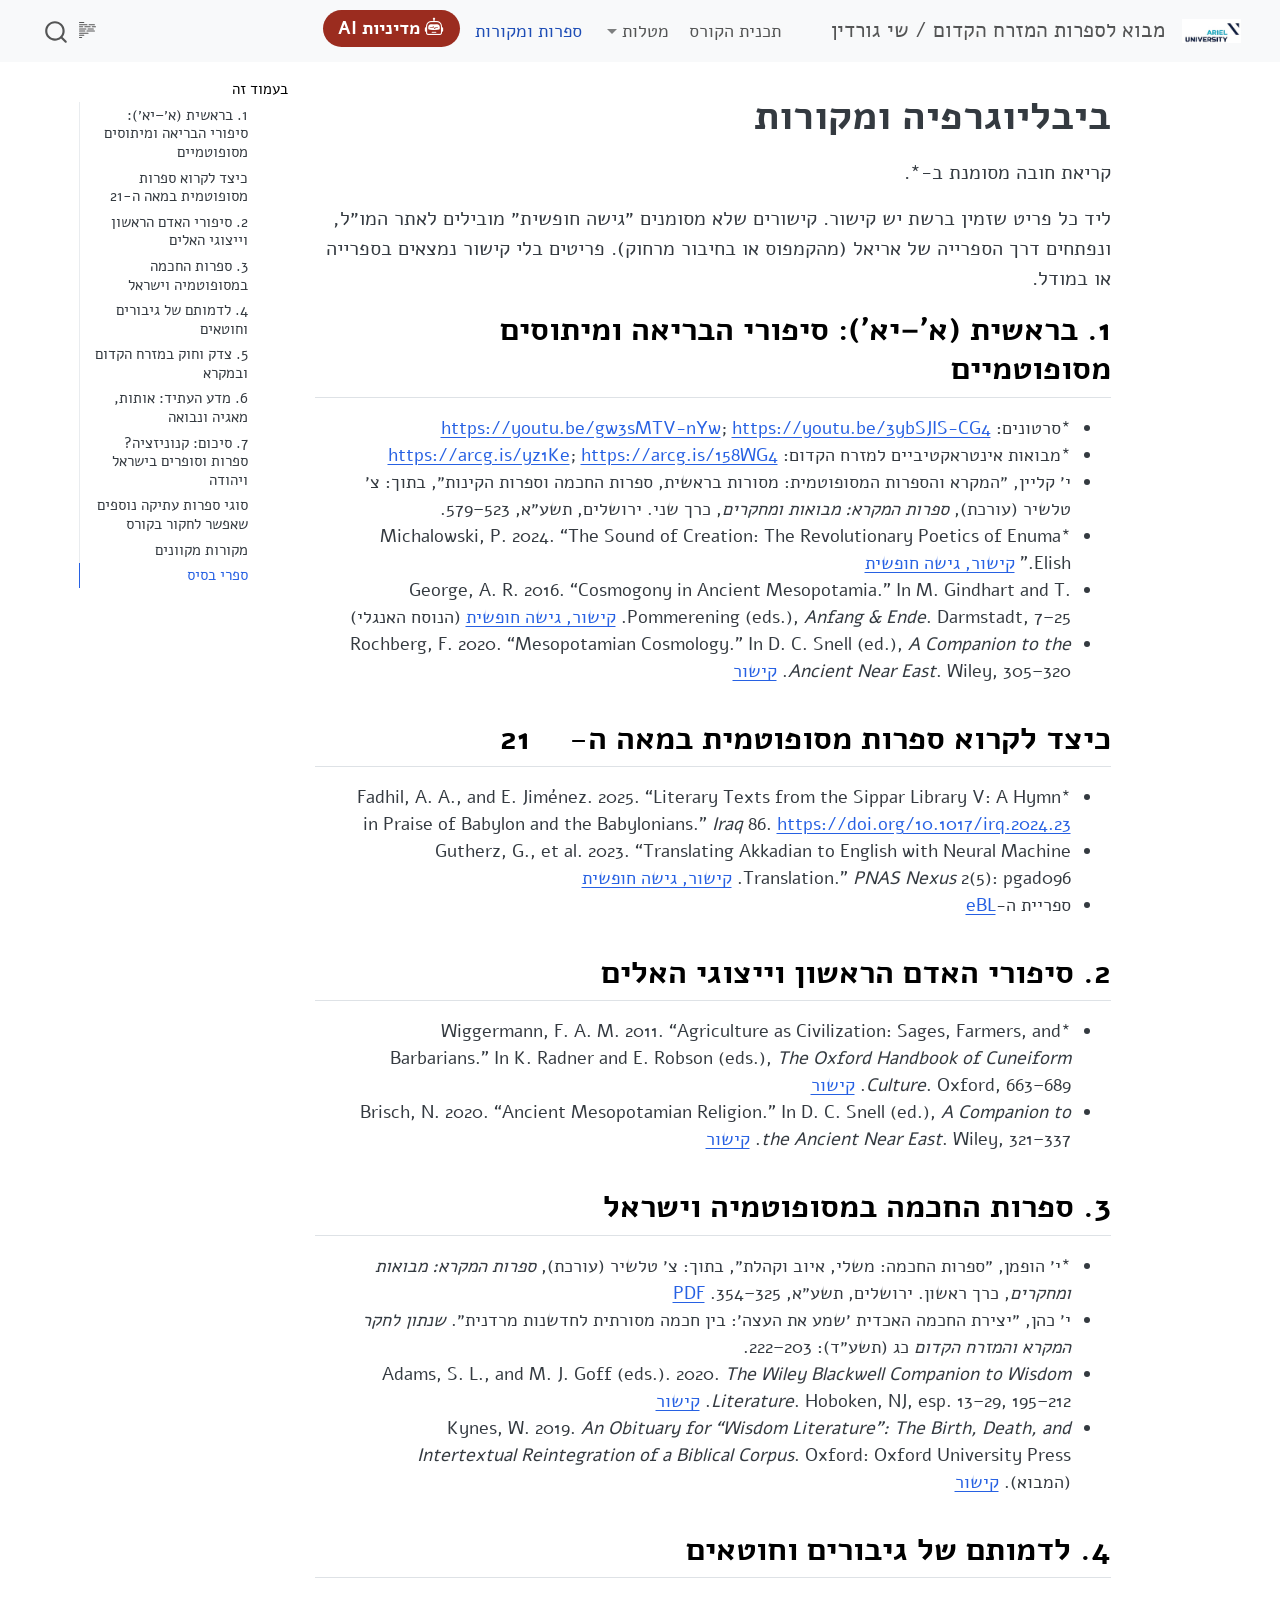
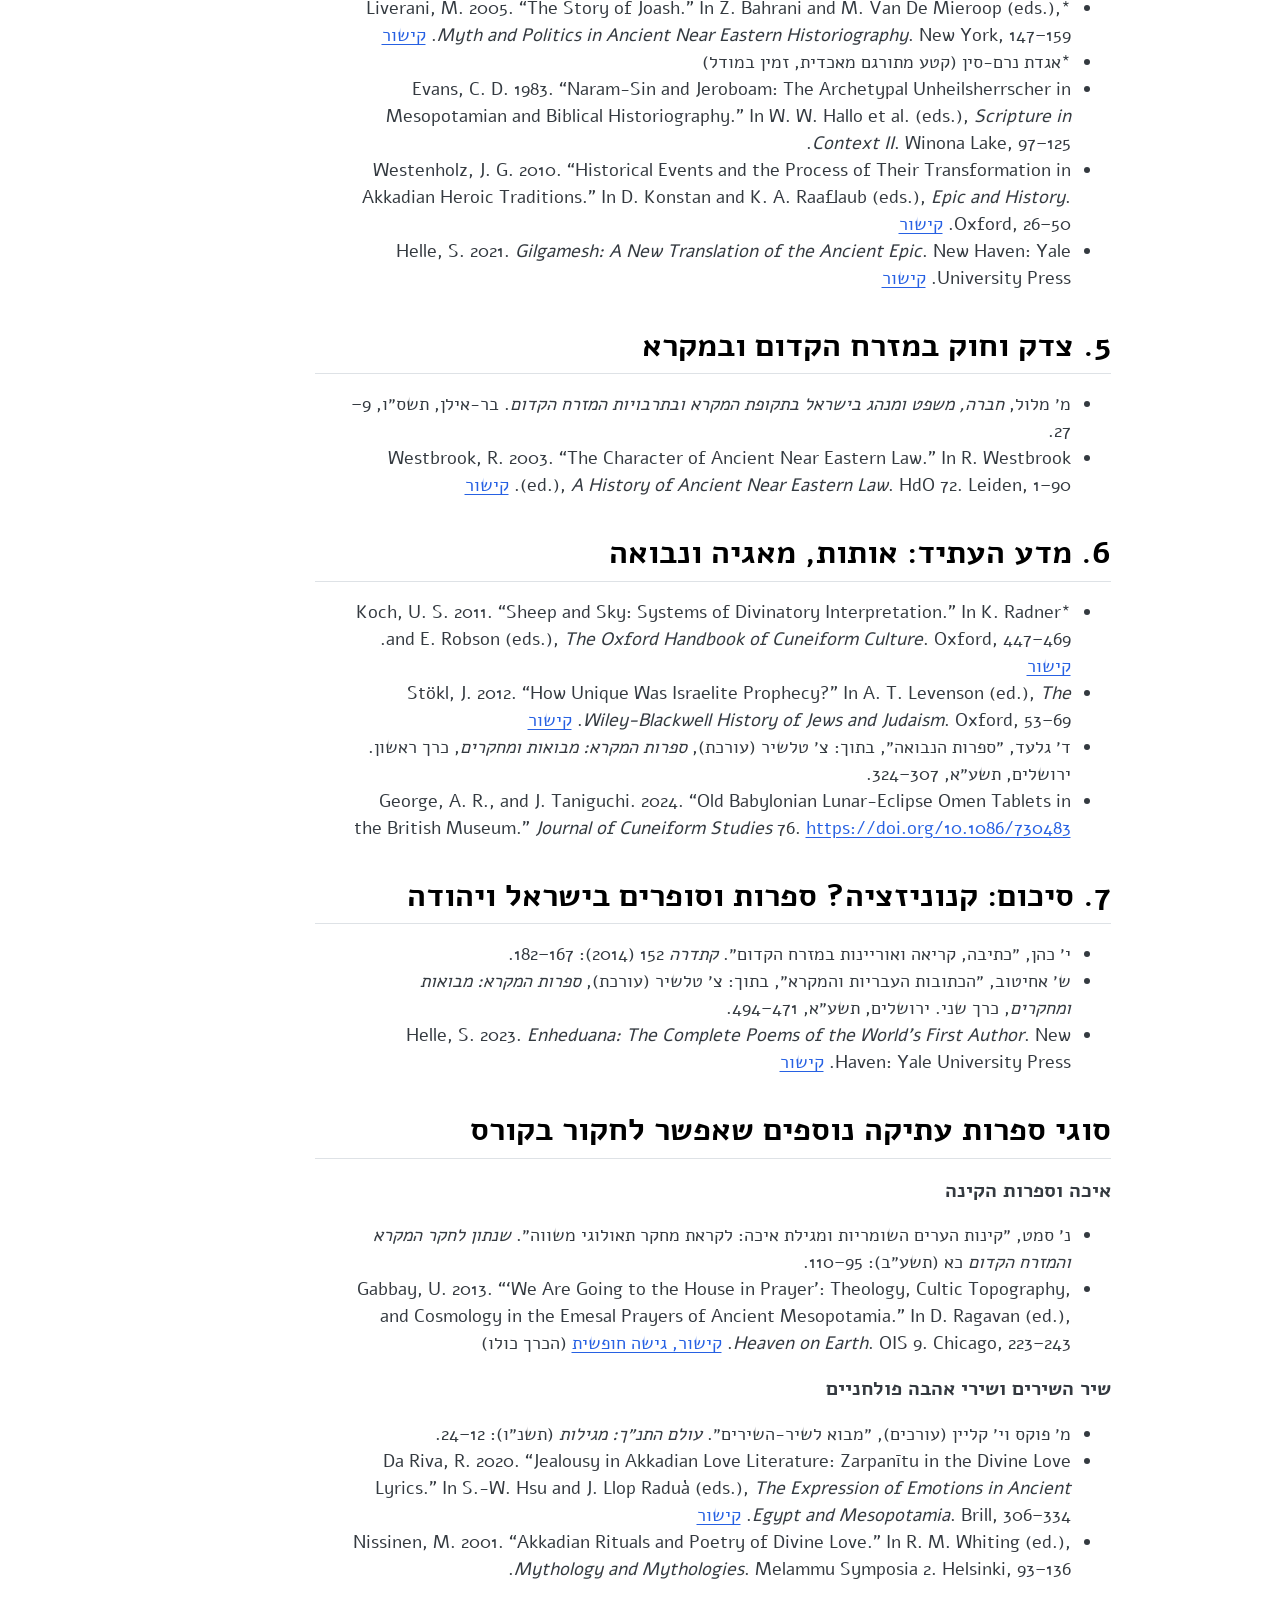
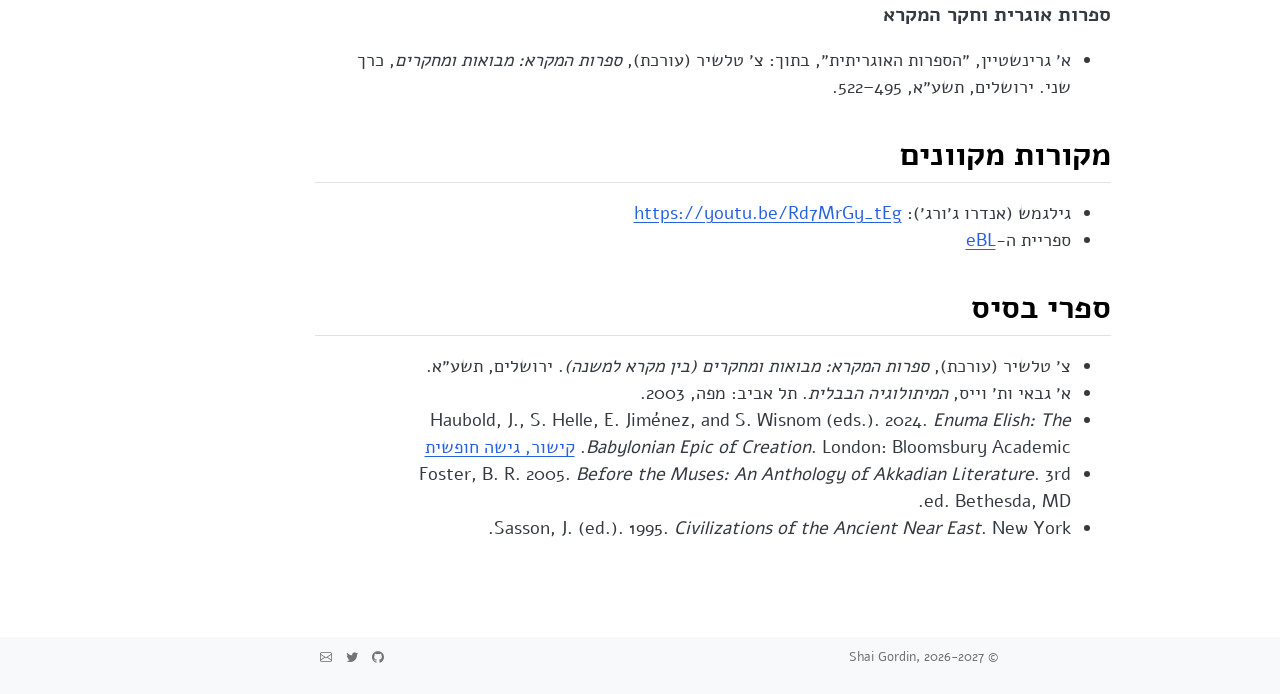
<file: docs/literature.html>
<!DOCTYPE html>
<html xmlns="http://www.w3.org/1999/xhtml" lang="en" xml:lang="en"><head>

<meta charset="utf-8">
<meta name="generator" content="quarto-1.7.34">

<meta name="viewport" content="width=device-width, initial-scale=1.0, user-scalable=yes">


<title>ביבליוגרפיה ומקורות – מבוא לספרות המזרח הקדום / שי גורדין</title>
<style>
code{white-space: pre-wrap;}
span.smallcaps{font-variant: small-caps;}
div.columns{display: flex; gap: min(4vw, 1.5em);}
div.column{flex: auto; overflow-x: auto;}
div.hanging-indent{margin-left: 1.5em; text-indent: -1.5em;}
ul.task-list{list-style: none;}
ul.task-list li input[type="checkbox"] {
  width: 0.8em;
  margin: 0 0.8em 0.2em -1em; /* quarto-specific, see https://github.com/quarto-dev/quarto-cli/issues/4556 */ 
  vertical-align: middle;
}
</style>


<script src="site_libs/quarto-nav/quarto-nav.js"></script>
<script src="site_libs/quarto-nav/headroom.min.js"></script>
<script src="site_libs/clipboard/clipboard.min.js"></script>
<script src="site_libs/quarto-search/autocomplete.umd.js"></script>
<script src="site_libs/quarto-search/fuse.min.js"></script>
<script src="site_libs/quarto-search/quarto-search.js"></script>
<meta name="quarto:offset" content="./">
<link href="./ariel_logo_navbar.png" rel="icon" type="image/png">
<script src="site_libs/quarto-html/quarto.js" type="module"></script>
<script src="site_libs/quarto-html/tabsets/tabsets.js" type="module"></script>
<script src="site_libs/quarto-html/popper.min.js"></script>
<script src="site_libs/quarto-html/tippy.umd.min.js"></script>
<script src="site_libs/quarto-html/anchor.min.js"></script>
<link href="site_libs/quarto-html/tippy.css" rel="stylesheet">
<link href="site_libs/quarto-html/quarto-syntax-highlighting-c8ad9e5dbd60b7b70b38521ab19b7da4.css" rel="stylesheet" id="quarto-text-highlighting-styles">
<script src="site_libs/bootstrap/bootstrap.min.js"></script>
<link href="site_libs/bootstrap/bootstrap-icons.css" rel="stylesheet">
<link href="site_libs/bootstrap/bootstrap-2af889ba3ca165690db3b646b9a460ef.min.css" rel="stylesheet" append-hash="true" id="quarto-bootstrap" data-mode="light">
<script id="quarto-search-options" type="application/json">{
  "location": "navbar",
  "copy-button": false,
  "collapse-after": 3,
  "panel-placement": "end",
  "type": "overlay",
  "limit": 50,
  "keyboard-shortcut": [
    "f",
    "/",
    "s"
  ],
  "show-item-context": false,
  "language": {
    "search-no-results-text": "No results",
    "search-matching-documents-text": "matching documents",
    "search-copy-link-title": "Copy link to search",
    "search-hide-matches-text": "Hide additional matches",
    "search-more-match-text": "more match in this document",
    "search-more-matches-text": "more matches in this document",
    "search-clear-button-title": "Clear",
    "search-text-placeholder": "",
    "search-detached-cancel-button-title": "Cancel",
    "search-submit-button-title": "Submit",
    "search-label": "Search"
  }
}</script>
<link rel="preconnect" href="https://fonts.googleapis.com">
<link rel="preconnect" href="https://fonts.gstatic.com" crossorigin="">
<link href="https://fonts.googleapis.com/css2?family=Alef:wght@400;700&amp;display=swap" rel="stylesheet">


<link rel="stylesheet" href="styles.css">
<link rel="stylesheet" href="ai.css">
<meta property="og:title" content="ביבליוגרפיה ומקורות – מבוא לספרות המזרח הקדום / שי גורדין">
<meta property="og:description" content="">
<meta property="og:site_name" content="מבוא לספרות המזרח הקדום / שי גורדין">
</head>

<body class="nav-fixed quarto-light">

<div id="quarto-search-results"></div>
  <header id="quarto-header" class="headroom fixed-top">
    <nav class="navbar navbar-expand-lg " data-bs-theme="dark">
      <div class="navbar-container container-fluid">
      <div class="navbar-brand-container mx-auto">
    <a href="./index.html" class="navbar-brand navbar-brand-logo">
    <img src="./ariel_logo_navbar.png" alt="" class="navbar-logo">
    </a>
    <a class="navbar-brand" href="./index.html">
    <span class="navbar-title">מבוא לספרות המזרח הקדום / שי גורדין</span>
    </a>
  </div>
            <div id="quarto-search" class="" title="Search"></div>
          <button class="navbar-toggler" type="button" data-bs-toggle="collapse" data-bs-target="#navbarCollapse" aria-controls="navbarCollapse" role="menu" aria-expanded="false" aria-label="Toggle navigation" onclick="if (window.quartoToggleHeadroom) { window.quartoToggleHeadroom(); }">
  <span class="navbar-toggler-icon"></span>
</button>
          <div class="collapse navbar-collapse" id="navbarCollapse">
            <ul class="navbar-nav navbar-nav-scroll ms-auto">
  <li class="nav-item">
    <a class="nav-link" href="./about.html"> 
<span class="menu-text">תכנית הקורס</span></a>
  </li>  
  <li class="nav-item dropdown ">
    <a class="nav-link dropdown-toggle" href="#" id="nav-menu-" role="link" data-bs-toggle="dropdown" aria-expanded="false">
 <span class="menu-text">מטלות</span>
    </a>
    <ul class="dropdown-menu dropdown-menu-end" aria-labelledby="nav-menu-">    
        <li>
    <a class="dropdown-item" href="./assignments/index.html">
 <span class="dropdown-text">מרכיבי הציון</span></a>
  </li>  
        <li>
    <a class="dropdown-item" href="./assignments/active-participation.html">
 <span class="dropdown-text">השתתפות פעילה</span></a>
  </li>  
        <li>
    <a class="dropdown-item" href="./assignments/midterm.html">
 <span class="dropdown-text">בוחן אמצע: מצא את הזיוף</span></a>
  </li>  
        <li>
    <a class="dropdown-item" href="./assignments/commentary.html">
 <span class="dropdown-text">קומנטאר על טקסט עתיק</span></a>
  </li>  
    </ul>
  </li>
  <li class="nav-item">
    <a class="nav-link active" href="./literature.html" aria-current="page"> 
<span class="menu-text">ספרות ומקורות</span></a>
  </li>  
  <li class="nav-item">
    <a class="nav-link" href="./ai-policy.html"> <i class="bi bi-robot" role="img">
</i> 
<span class="menu-text">מדיניות AI</span></a>
  </li>  
</ul>
          </div> <!-- /navcollapse -->
            <div class="quarto-navbar-tools">
  <a href="" class="quarto-reader-toggle quarto-navigation-tool px-1" onclick="window.quartoToggleReader(); return false;" title="Toggle reader mode">
  <div class="quarto-reader-toggle-btn">
  <i class="bi"></i>
  </div>
</a>
</div>
      </div> <!-- /container-fluid -->
    </nav>
</header>
<!-- content -->
<div id="quarto-content" class="quarto-container page-columns page-rows-contents page-layout-article page-navbar">
<!-- sidebar -->
<!-- margin-sidebar -->
    <div id="quarto-margin-sidebar" class="sidebar margin-sidebar">
        <nav id="TOC" role="doc-toc" class="toc-active">
    <h2 id="toc-title">בעמוד זה</h2>
   
  <ul>
  <li><a href="#בראשית-איא-סיפורי-הבריאה-ומיתוסים-מסופוטמיים" id="toc-בראשית-איא-סיפורי-הבריאה-ומיתוסים-מסופוטמיים" class="nav-link active" data-scroll-target="#בראשית-איא-סיפורי-הבריאה-ומיתוסים-מסופוטמיים">1. בראשית (א׳–יא׳): סיפורי הבריאה ומיתוסים מסופוטמיים</a></li>
  <li><a href="#כיצד-לקרוא-ספרות-מסופוטמית-במאה-ה-21" id="toc-כיצד-לקרוא-ספרות-מסופוטמית-במאה-ה-21" class="nav-link" data-scroll-target="#כיצד-לקרוא-ספרות-מסופוטמית-במאה-ה-21">כיצד לקרוא ספרות מסופוטמית במאה ה-21</a></li>
  <li><a href="#סיפורי-האדם-הראשון-וייצוגי-האלים" id="toc-סיפורי-האדם-הראשון-וייצוגי-האלים" class="nav-link" data-scroll-target="#סיפורי-האדם-הראשון-וייצוגי-האלים">2. סיפורי האדם הראשון וייצוגי האלים</a></li>
  <li><a href="#ספרות-החכמה-במסופוטמיה-וישראל" id="toc-ספרות-החכמה-במסופוטמיה-וישראל" class="nav-link" data-scroll-target="#ספרות-החכמה-במסופוטמיה-וישראל">3. ספרות החכמה במסופוטמיה וישראל</a></li>
  <li><a href="#לדמותם-של-גיבורים-וחוטאים" id="toc-לדמותם-של-גיבורים-וחוטאים" class="nav-link" data-scroll-target="#לדמותם-של-גיבורים-וחוטאים">4. לדמותם של גיבורים וחוטאים</a></li>
  <li><a href="#צדק-וחוק-במזרח-הקדום-ובמקרא" id="toc-צדק-וחוק-במזרח-הקדום-ובמקרא" class="nav-link" data-scroll-target="#צדק-וחוק-במזרח-הקדום-ובמקרא">5. צדק וחוק במזרח הקדום ובמקרא</a></li>
  <li><a href="#מדע-העתיד-אותות-מאגיה-ונבואה" id="toc-מדע-העתיד-אותות-מאגיה-ונבואה" class="nav-link" data-scroll-target="#מדע-העתיד-אותות-מאגיה-ונבואה">6. מדע העתיד: אותות, מאגיה ונבואה</a></li>
  <li><a href="#סיכום-קנוניזציה-ספרות-וסופרים-בישראל-ויהודה" id="toc-סיכום-קנוניזציה-ספרות-וסופרים-בישראל-ויהודה" class="nav-link" data-scroll-target="#סיכום-קנוניזציה-ספרות-וסופרים-בישראל-ויהודה">7. סיכום: קנוניזציה? ספרות וסופרים בישראל ויהודה</a></li>
  <li><a href="#סוגי-ספרות-עתיקה-נוספים-שאפשר-לחקור-בקורס" id="toc-סוגי-ספרות-עתיקה-נוספים-שאפשר-לחקור-בקורס" class="nav-link" data-scroll-target="#סוגי-ספרות-עתיקה-נוספים-שאפשר-לחקור-בקורס">סוגי ספרות עתיקה נוספים שאפשר לחקור בקורס</a></li>
  <li><a href="#מקורות-מקוונים" id="toc-מקורות-מקוונים" class="nav-link" data-scroll-target="#מקורות-מקוונים">מקורות מקוונים</a></li>
  <li><a href="#ספרי-בסיס" id="toc-ספרי-בסיס" class="nav-link" data-scroll-target="#ספרי-בסיס">ספרי בסיס</a></li>
  </ul>
</nav>
    </div>
<!-- main -->
<main class="content" id="quarto-document-content">

<header id="title-block-header" class="quarto-title-block default">
<div class="quarto-title">
<h1 class="title">ביבליוגרפיה ומקורות</h1>
</div>



<div class="quarto-title-meta">

    
  
    
  </div>
  


</header>


<p>קריאת חובה מסומנת ב-*.</p>
<p>ליד כל פריט שזמין ברשת יש קישור. קישורים שלא מסומנים ״גישה חופשית״ מובילים לאתר המו״ל, ונפתחים דרך הספרייה של אריאל (מהקמפוס או בחיבור מרחוק). פריטים בלי קישור נמצאים בספרייה או במודל.</p>
<section id="בראשית-איא-סיפורי-הבריאה-ומיתוסים-מסופוטמיים" class="level2">
<h2 class="anchored" data-anchor-id="בראשית-איא-סיפורי-הבריאה-ומיתוסים-מסופוטמיים">1. בראשית (א׳–יא׳): סיפורי הבריאה ומיתוסים מסופוטמיים</h2>
<ul>
<li>*סרטונים: <a href="https://youtu.be/gw3sMTV-nYw" class="uri">https://youtu.be/gw3sMTV-nYw</a>; <a href="https://youtu.be/3ybSJIS-CG4" class="uri">https://youtu.be/3ybSJIS-CG4</a></li>
<li>*מבואות אינטראקטיביים למזרח הקדום: <a href="https://arcg.is/yz1Ke" class="uri">https://arcg.is/yz1Ke</a>; <a href="https://arcg.is/158WG4" class="uri">https://arcg.is/158WG4</a></li>
<li>י׳ קליין, ״המקרא והספרות המסופוטמית: מסורות בראשית, ספרות החכמה וספרות הקינות״, בתוך: צ׳ טלשיר (עורכת), <em>ספרות המקרא: מבואות ומחקרים</em>, כרך שני. ירושלים, תשע״א, 523–579.</li>
<li>*Michalowski, P. 2024. “The Sound of Creation: The Revolutionary Poetics of Enuma Elish.” <a href="https://doi.org/10.5040/9781350297425.ch-12" target="_blank">קישור, גישה חופשית</a></li>
<li>George, A. R. 2016. “Cosmogony in Ancient Mesopotamia.” In M. Gindhart and T. Pommerening (eds.), <em>Anfang &amp; Ende</em>. Darmstadt, 7–25. <a href="https://soas-repository.worktribe.com/output/451752" target="_blank">קישור, גישה חופשית</a> (הנוסח האנגלי)</li>
<li>Rochberg, F. 2020. “Mesopotamian Cosmology.” In D. C. Snell (ed.), <em>A Companion to the Ancient Near East</em>. Wiley, 305–320. <a href="https://doi.org/10.1002/9781119362500.ch18" target="_blank">קישור</a></li>
</ul>
</section>
<section id="כיצד-לקרוא-ספרות-מסופוטמית-במאה-ה-21" class="level2">
<h2 class="anchored" data-anchor-id="כיצד-לקרוא-ספרות-מסופוטמית-במאה-ה-21">כיצד לקרוא ספרות מסופוטמית במאה ה-21</h2>
<ul>
<li>*Fadhil, A. A., and E. Jiménez. 2025. “Literary Texts from the Sippar Library V: A Hymn in Praise of Babylon and the Babylonians.” <em>Iraq</em> 86. <a href="https://doi.org/10.1017/irq.2024.23" class="uri">https://doi.org/10.1017/irq.2024.23</a></li>
<li>Gutherz, G., et al.&nbsp;2023. “Translating Akkadian to English with Neural Machine Translation.” <em>PNAS Nexus</em> 2(5): pgad096. <a href="https://doi.org/10.1093/pnasnexus/pgad096" target="_blank">קישור, גישה חופשית</a></li>
<li>ספריית ה-<a href="https://www.ebl.lmu.de/">eBL</a></li>
</ul>
</section>
<section id="סיפורי-האדם-הראשון-וייצוגי-האלים" class="level2">
<h2 class="anchored" data-anchor-id="סיפורי-האדם-הראשון-וייצוגי-האלים">2. סיפורי האדם הראשון וייצוגי האלים</h2>
<ul>
<li>*Wiggermann, F. A. M. 2011. “Agriculture as Civilization: Sages, Farmers, and Barbarians.” In K. Radner and E. Robson (eds.), <em>The Oxford Handbook of Cuneiform Culture</em>. Oxford, 663–689. <a href="https://doi.org/10.1093/oxfordhb/9780199557301.013.0031" target="_blank">קישור</a></li>
<li>Brisch, N. 2020. “Ancient Mesopotamian Religion.” In D. C. Snell (ed.), <em>A Companion to the Ancient Near East</em>. Wiley, 321–337. <a href="https://doi.org/10.1002/9781119362500.ch19" target="_blank">קישור</a></li>
</ul>
</section>
<section id="ספרות-החכמה-במסופוטמיה-וישראל" class="level2">
<h2 class="anchored" data-anchor-id="ספרות-החכמה-במסופוטמיה-וישראל">3. ספרות החכמה במסופוטמיה וישראל</h2>
<ul>
<li>*י׳ הופמן, ״ספרות החכמה: משלי, איוב וקהלת״, בתוך: צ׳ טלשיר (עורכת), <em>ספרות המקרא: מבואות ומחקרים</em>, כרך ראשון. ירושלים, תשע״א, 325–354. <a href="https://drive.google.com/file/d/1fi9s3zUaC2pJIt6DlevmrdYbwYmJ_fo0/view?usp=sharing" target="_blank">PDF</a></li>
<li>י׳ כהן, ״יצירת החכמה האכדית ׳שמע את העצה׳: בין חכמה מסורתית לחדשנות מרדנית״. <em>שנתון לחקר המקרא והמזרח הקדום</em> כג (תשע״ד): 203–222.</li>
<li>Adams, S. L., and M. J. Goff (eds.). 2020. <em>The Wiley Blackwell Companion to Wisdom Literature</em>. Hoboken, NJ, esp.&nbsp;13–29, 195–212. <a href="https://doi.org/10.1002/9781119158288" target="_blank">קישור</a></li>
<li>Kynes, W. 2019. <em>An Obituary for “Wisdom Literature”: The Birth, Death, and Intertextual Reintegration of a Biblical Corpus</em>. Oxford: Oxford University Press (המבוא). <a href="https://academic.oup.com/book/5214" target="_blank">קישור</a></li>
</ul>
</section>
<section id="לדמותם-של-גיבורים-וחוטאים" class="level2">
<h2 class="anchored" data-anchor-id="לדמותם-של-גיבורים-וחוטאים">4. לדמותם של גיבורים וחוטאים</h2>
<ul>
<li>*Liverani, M. 2005. “The Story of Joash.” In Z. Bahrani and M. Van De Mieroop (eds.), <em>Myth and Politics in Ancient Near Eastern Historiography</em>. New York, 147–159. <a href="https://www.equinoxpub.com/home/view-chapter/?id=18755" target="_blank">קישור</a></li>
<li>*אגדת נרם-סין (קטע מתורגם מאכדית, זמין במודל)</li>
<li>Evans, C. D. 1983. “Naram-Sin and Jeroboam: The Archetypal Unheilsherrscher in Mesopotamian and Biblical Historiography.” In W. W. Hallo et al.&nbsp;(eds.), <em>Scripture in Context II</em>. Winona Lake, 97–125.</li>
<li>Westenholz, J. G. 2010. “Historical Events and the Process of Their Transformation in Akkadian Heroic Traditions.” In D. Konstan and K. A. Raaflaub (eds.), <em>Epic and History</em>. Oxford, 26–50. <a href="https://doi.org/10.1002/9781444315639.ch3" target="_blank">קישור</a></li>
<li>Helle, S. 2021. <em>Gilgamesh: A New Translation of the Ancient Epic</em>. New Haven: Yale University Press. <a href="https://doi.org/10.12987/9780300262599" target="_blank">קישור</a></li>
</ul>
</section>
<section id="צדק-וחוק-במזרח-הקדום-ובמקרא" class="level2">
<h2 class="anchored" data-anchor-id="צדק-וחוק-במזרח-הקדום-ובמקרא">5. צדק וחוק במזרח הקדום ובמקרא</h2>
<ul>
<li>מ׳ מלול, <em>חברה, משפט ומנהג בישראל בתקופת המקרא ובתרבויות המזרח הקדום</em>. בר-אילן, תשס״ו, 9–27.</li>
<li>Westbrook, R. 2003. “The Character of Ancient Near Eastern Law.” In R. Westbrook (ed.), <em>A History of Ancient Near Eastern Law</em>. HdO 72. Leiden, 1–90. <a href="https://brill.com/display/book/edcoll/9789047402091/B9789047402091-s002.xml" target="_blank">קישור</a></li>
</ul>
</section>
<section id="מדע-העתיד-אותות-מאגיה-ונבואה" class="level2">
<h2 class="anchored" data-anchor-id="מדע-העתיד-אותות-מאגיה-ונבואה">6. מדע העתיד: אותות, מאגיה ונבואה</h2>
<ul>
<li>*Koch, U. S. 2011. “Sheep and Sky: Systems of Divinatory Interpretation.” In K. Radner and E. Robson (eds.), <em>The Oxford Handbook of Cuneiform Culture</em>. Oxford, 447–469. <a href="https://doi.org/10.1093/oxfordhb/9780199557301.013.0021" target="_blank">קישור</a></li>
<li>Stökl, J. 2012. “How Unique Was Israelite Prophecy?” In A. T. Levenson (ed.), <em>The Wiley-Blackwell History of Jews and Judaism</em>. Oxford, 53–69. <a href="https://doi.org/10.1002/9781118232897.ch4" target="_blank">קישור</a></li>
<li>ד׳ גלעד, ״ספרות הנבואה״, בתוך: צ׳ טלשיר (עורכת), <em>ספרות המקרא: מבואות ומחקרים</em>, כרך ראשון. ירושלים, תשע״א, 307–324.</li>
<li>George, A. R., and J. Taniguchi. 2024. “Old Babylonian Lunar-Eclipse Omen Tablets in the British Museum.” <em>Journal of Cuneiform Studies</em> 76. <a href="https://doi.org/10.1086/730483" class="uri">https://doi.org/10.1086/730483</a></li>
</ul>
</section>
<section id="סיכום-קנוניזציה-ספרות-וסופרים-בישראל-ויהודה" class="level2">
<h2 class="anchored" data-anchor-id="סיכום-קנוניזציה-ספרות-וסופרים-בישראל-ויהודה">7. סיכום: קנוניזציה? ספרות וסופרים בישראל ויהודה</h2>
<ul>
<li>י׳ כהן, ״כתיבה, קריאה ואוריינות במזרח הקדום״. <em>קתדרה</em> 152 (2014): 167–182.</li>
<li>ש׳ אחיטוב, ״הכתובות העבריות והמקרא״, בתוך: צ׳ טלשיר (עורכת), <em>ספרות המקרא: מבואות ומחקרים</em>, כרך שני. ירושלים, תשע״א, 471–494.</li>
<li>Helle, S. 2023. <em>Enheduana: The Complete Poems of the World’s First Author</em>. New Haven: Yale University Press. <a href="https://doi.org/10.12987/9780300271478" target="_blank">קישור</a></li>
</ul>
</section>
<section id="סוגי-ספרות-עתיקה-נוספים-שאפשר-לחקור-בקורס" class="level2">
<h2 class="anchored" data-anchor-id="סוגי-ספרות-עתיקה-נוספים-שאפשר-לחקור-בקורס">סוגי ספרות עתיקה נוספים שאפשר לחקור בקורס</h2>
<p><strong>איכה וספרות הקינה</strong></p>
<ul>
<li>נ׳ סמט, ״קינות הערים השומריות ומגילת איכה: לקראת מחקר תאולוגי משווה״. <em>שנתון לחקר המקרא והמזרח הקדום</em> כא (תשע״ב): 95–110.</li>
<li>Gabbay, U. 2013. “‘We Are Going to the House in Prayer’: Theology, Cultic Topography, and Cosmology in the Emesal Prayers of Ancient Mesopotamia.” In D. Ragavan (ed.), <em>Heaven on Earth</em>. OIS 9. Chicago, 223–243. <a href="https://isac.uchicago.edu/sites/default/files/uploads/shared/docs/ois9.pdf" target="_blank">קישור, גישה חופשית</a> (הכרך כולו)</li>
</ul>
<p><strong>שיר השירים ושירי אהבה פולחניים</strong></p>
<ul>
<li>מ׳ פוקס וי׳ קליין (עורכים), ״מבוא לשיר-השירים״. <em>עולם התנ״ך: מגילות</em> (תשנ״ו): 12–24.</li>
<li>Da Riva, R. 2020. “Jealousy in Akkadian Love Literature: Zarpanītu in the Divine Love Lyrics.” In S.-W. Hsu and J. Llop Raduà (eds.), <em>The Expression of Emotions in Ancient Egypt and Mesopotamia</em>. Brill, 306–334. <a href="https://brill.com/edcollbook/title/57151" target="_blank">קישור</a></li>
<li>Nissinen, M. 2001. “Akkadian Rituals and Poetry of Divine Love.” In R. M. Whiting (ed.), <em>Mythology and Mythologies</em>. Melammu Symposia 2. Helsinki, 93–136.</li>
</ul>
<p><strong>ספרות אוגרית וחקר המקרא</strong></p>
<ul>
<li>א׳ גרינשטיין, ״הספרות האוגריתית״, בתוך: צ׳ טלשיר (עורכת), <em>ספרות המקרא: מבואות ומחקרים</em>, כרך שני. ירושלים, תשע״א, 495–522.</li>
</ul>
</section>
<section id="מקורות-מקוונים" class="level2">
<h2 class="anchored" data-anchor-id="מקורות-מקוונים">מקורות מקוונים</h2>
<ul>
<li>גילגמש (אנדרו ג׳ורג׳): <a href="https://youtu.be/Rd7MrGy_tEg" class="uri">https://youtu.be/Rd7MrGy_tEg</a></li>
<li>ספריית ה-<a href="https://www.ebl.lmu.de/">eBL</a></li>
</ul>
</section>
<section id="ספרי-בסיס" class="level2">
<h2 class="anchored" data-anchor-id="ספרי-בסיס">ספרי בסיס</h2>
<ul>
<li>צ׳ טלשיר (עורכת), <em>ספרות המקרא: מבואות ומחקרים (בין מקרא למשנה)</em>. ירושלים, תשע״א.</li>
<li>א׳ גבאי ות׳ וייס, <em>המיתולוגיה הבבלית</em>. תל אביב: מפה, 2003.</li>
<li>Haubold, J., S. Helle, E. Jiménez, and S. Wisnom (eds.). 2024. <em>Enuma Elish: The Babylonian Epic of Creation</em>. London: Bloomsbury Academic. <a href="https://oa-fund.ub.uni-muenchen.de/id/eprint/1536" target="_blank">קישור, גישה חופשית</a></li>
<li>Foster, B. R. 2005. <em>Before the Muses: An Anthology of Akkadian Literature</em>. 3rd ed.&nbsp;Bethesda, MD.</li>
<li>Sasson, J. (ed.). 1995. <em>Civilizations of the Ancient Near East</em>. New York.</li>
</ul>


</section>

</main> <!-- /main -->
<script id="quarto-html-after-body" type="application/javascript">
  window.document.addEventListener("DOMContentLoaded", function (event) {
    const icon = "";
    const anchorJS = new window.AnchorJS();
    anchorJS.options = {
      placement: 'right',
      icon: icon
    };
    anchorJS.add('.anchored');
    const isCodeAnnotation = (el) => {
      for (const clz of el.classList) {
        if (clz.startsWith('code-annotation-')) {                     
          return true;
        }
      }
      return false;
    }
    const onCopySuccess = function(e) {
      // button target
      const button = e.trigger;
      // don't keep focus
      button.blur();
      // flash "checked"
      button.classList.add('code-copy-button-checked');
      var currentTitle = button.getAttribute("title");
      button.setAttribute("title", "Copied!");
      let tooltip;
      if (window.bootstrap) {
        button.setAttribute("data-bs-toggle", "tooltip");
        button.setAttribute("data-bs-placement", "left");
        button.setAttribute("data-bs-title", "Copied!");
        tooltip = new bootstrap.Tooltip(button, 
          { trigger: "manual", 
            customClass: "code-copy-button-tooltip",
            offset: [0, -8]});
        tooltip.show();    
      }
      setTimeout(function() {
        if (tooltip) {
          tooltip.hide();
          button.removeAttribute("data-bs-title");
          button.removeAttribute("data-bs-toggle");
          button.removeAttribute("data-bs-placement");
        }
        button.setAttribute("title", currentTitle);
        button.classList.remove('code-copy-button-checked');
      }, 1000);
      // clear code selection
      e.clearSelection();
    }
    const getTextToCopy = function(trigger) {
        const codeEl = trigger.previousElementSibling.cloneNode(true);
        for (const childEl of codeEl.children) {
          if (isCodeAnnotation(childEl)) {
            childEl.remove();
          }
        }
        return codeEl.innerText;
    }
    const clipboard = new window.ClipboardJS('.code-copy-button:not([data-in-quarto-modal])', {
      text: getTextToCopy
    });
    clipboard.on('success', onCopySuccess);
    if (window.document.getElementById('quarto-embedded-source-code-modal')) {
      const clipboardModal = new window.ClipboardJS('.code-copy-button[data-in-quarto-modal]', {
        text: getTextToCopy,
        container: window.document.getElementById('quarto-embedded-source-code-modal')
      });
      clipboardModal.on('success', onCopySuccess);
    }
      var localhostRegex = new RegExp(/^(?:http|https):\/\/localhost\:?[0-9]*\//);
      var mailtoRegex = new RegExp(/^mailto:/);
        var filterRegex = new RegExp('/' + window.location.host + '/');
      var isInternal = (href) => {
          return filterRegex.test(href) || localhostRegex.test(href) || mailtoRegex.test(href);
      }
      // Inspect non-navigation links and adorn them if external
     var links = window.document.querySelectorAll('a[href]:not(.nav-link):not(.navbar-brand):not(.toc-action):not(.sidebar-link):not(.sidebar-item-toggle):not(.pagination-link):not(.no-external):not([aria-hidden]):not(.dropdown-item):not(.quarto-navigation-tool):not(.about-link)');
      for (var i=0; i<links.length; i++) {
        const link = links[i];
        if (!isInternal(link.href)) {
          // undo the damage that might have been done by quarto-nav.js in the case of
          // links that we want to consider external
          if (link.dataset.originalHref !== undefined) {
            link.href = link.dataset.originalHref;
          }
        }
      }
    function tippyHover(el, contentFn, onTriggerFn, onUntriggerFn) {
      const config = {
        allowHTML: true,
        maxWidth: 500,
        delay: 100,
        arrow: false,
        appendTo: function(el) {
            return el.parentElement;
        },
        interactive: true,
        interactiveBorder: 10,
        theme: 'quarto',
        placement: 'bottom-start',
      };
      if (contentFn) {
        config.content = contentFn;
      }
      if (onTriggerFn) {
        config.onTrigger = onTriggerFn;
      }
      if (onUntriggerFn) {
        config.onUntrigger = onUntriggerFn;
      }
      window.tippy(el, config); 
    }
    const noterefs = window.document.querySelectorAll('a[role="doc-noteref"]');
    for (var i=0; i<noterefs.length; i++) {
      const ref = noterefs[i];
      tippyHover(ref, function() {
        // use id or data attribute instead here
        let href = ref.getAttribute('data-footnote-href') || ref.getAttribute('href');
        try { href = new URL(href).hash; } catch {}
        const id = href.replace(/^#\/?/, "");
        const note = window.document.getElementById(id);
        if (note) {
          return note.innerHTML;
        } else {
          return "";
        }
      });
    }
    const xrefs = window.document.querySelectorAll('a.quarto-xref');
    const processXRef = (id, note) => {
      // Strip column container classes
      const stripColumnClz = (el) => {
        el.classList.remove("page-full", "page-columns");
        if (el.children) {
          for (const child of el.children) {
            stripColumnClz(child);
          }
        }
      }
      stripColumnClz(note)
      if (id === null || id.startsWith('sec-')) {
        // Special case sections, only their first couple elements
        const container = document.createElement("div");
        if (note.children && note.children.length > 2) {
          container.appendChild(note.children[0].cloneNode(true));
          for (let i = 1; i < note.children.length; i++) {
            const child = note.children[i];
            if (child.tagName === "P" && child.innerText === "") {
              continue;
            } else {
              container.appendChild(child.cloneNode(true));
              break;
            }
          }
          if (window.Quarto?.typesetMath) {
            window.Quarto.typesetMath(container);
          }
          return container.innerHTML
        } else {
          if (window.Quarto?.typesetMath) {
            window.Quarto.typesetMath(note);
          }
          return note.innerHTML;
        }
      } else {
        // Remove any anchor links if they are present
        const anchorLink = note.querySelector('a.anchorjs-link');
        if (anchorLink) {
          anchorLink.remove();
        }
        if (window.Quarto?.typesetMath) {
          window.Quarto.typesetMath(note);
        }
        if (note.classList.contains("callout")) {
          return note.outerHTML;
        } else {
          return note.innerHTML;
        }
      }
    }
    for (var i=0; i<xrefs.length; i++) {
      const xref = xrefs[i];
      tippyHover(xref, undefined, function(instance) {
        instance.disable();
        let url = xref.getAttribute('href');
        let hash = undefined; 
        if (url.startsWith('#')) {
          hash = url;
        } else {
          try { hash = new URL(url).hash; } catch {}
        }
        if (hash) {
          const id = hash.replace(/^#\/?/, "");
          const note = window.document.getElementById(id);
          if (note !== null) {
            try {
              const html = processXRef(id, note.cloneNode(true));
              instance.setContent(html);
            } finally {
              instance.enable();
              instance.show();
            }
          } else {
            // See if we can fetch this
            fetch(url.split('#')[0])
            .then(res => res.text())
            .then(html => {
              const parser = new DOMParser();
              const htmlDoc = parser.parseFromString(html, "text/html");
              const note = htmlDoc.getElementById(id);
              if (note !== null) {
                const html = processXRef(id, note);
                instance.setContent(html);
              } 
            }).finally(() => {
              instance.enable();
              instance.show();
            });
          }
        } else {
          // See if we can fetch a full url (with no hash to target)
          // This is a special case and we should probably do some content thinning / targeting
          fetch(url)
          .then(res => res.text())
          .then(html => {
            const parser = new DOMParser();
            const htmlDoc = parser.parseFromString(html, "text/html");
            const note = htmlDoc.querySelector('main.content');
            if (note !== null) {
              // This should only happen for chapter cross references
              // (since there is no id in the URL)
              // remove the first header
              if (note.children.length > 0 && note.children[0].tagName === "HEADER") {
                note.children[0].remove();
              }
              const html = processXRef(null, note);
              instance.setContent(html);
            } 
          }).finally(() => {
            instance.enable();
            instance.show();
          });
        }
      }, function(instance) {
      });
    }
        let selectedAnnoteEl;
        const selectorForAnnotation = ( cell, annotation) => {
          let cellAttr = 'data-code-cell="' + cell + '"';
          let lineAttr = 'data-code-annotation="' +  annotation + '"';
          const selector = 'span[' + cellAttr + '][' + lineAttr + ']';
          return selector;
        }
        const selectCodeLines = (annoteEl) => {
          const doc = window.document;
          const targetCell = annoteEl.getAttribute("data-target-cell");
          const targetAnnotation = annoteEl.getAttribute("data-target-annotation");
          const annoteSpan = window.document.querySelector(selectorForAnnotation(targetCell, targetAnnotation));
          const lines = annoteSpan.getAttribute("data-code-lines").split(",");
          const lineIds = lines.map((line) => {
            return targetCell + "-" + line;
          })
          let top = null;
          let height = null;
          let parent = null;
          if (lineIds.length > 0) {
              //compute the position of the single el (top and bottom and make a div)
              const el = window.document.getElementById(lineIds[0]);
              top = el.offsetTop;
              height = el.offsetHeight;
              parent = el.parentElement.parentElement;
            if (lineIds.length > 1) {
              const lastEl = window.document.getElementById(lineIds[lineIds.length - 1]);
              const bottom = lastEl.offsetTop + lastEl.offsetHeight;
              height = bottom - top;
            }
            if (top !== null && height !== null && parent !== null) {
              // cook up a div (if necessary) and position it 
              let div = window.document.getElementById("code-annotation-line-highlight");
              if (div === null) {
                div = window.document.createElement("div");
                div.setAttribute("id", "code-annotation-line-highlight");
                div.style.position = 'absolute';
                parent.appendChild(div);
              }
              div.style.top = top - 2 + "px";
              div.style.height = height + 4 + "px";
              div.style.left = 0;
              let gutterDiv = window.document.getElementById("code-annotation-line-highlight-gutter");
              if (gutterDiv === null) {
                gutterDiv = window.document.createElement("div");
                gutterDiv.setAttribute("id", "code-annotation-line-highlight-gutter");
                gutterDiv.style.position = 'absolute';
                const codeCell = window.document.getElementById(targetCell);
                const gutter = codeCell.querySelector('.code-annotation-gutter');
                gutter.appendChild(gutterDiv);
              }
              gutterDiv.style.top = top - 2 + "px";
              gutterDiv.style.height = height + 4 + "px";
            }
            selectedAnnoteEl = annoteEl;
          }
        };
        const unselectCodeLines = () => {
          const elementsIds = ["code-annotation-line-highlight", "code-annotation-line-highlight-gutter"];
          elementsIds.forEach((elId) => {
            const div = window.document.getElementById(elId);
            if (div) {
              div.remove();
            }
          });
          selectedAnnoteEl = undefined;
        };
          // Handle positioning of the toggle
      window.addEventListener(
        "resize",
        throttle(() => {
          elRect = undefined;
          if (selectedAnnoteEl) {
            selectCodeLines(selectedAnnoteEl);
          }
        }, 10)
      );
      function throttle(fn, ms) {
      let throttle = false;
      let timer;
        return (...args) => {
          if(!throttle) { // first call gets through
              fn.apply(this, args);
              throttle = true;
          } else { // all the others get throttled
              if(timer) clearTimeout(timer); // cancel #2
              timer = setTimeout(() => {
                fn.apply(this, args);
                timer = throttle = false;
              }, ms);
          }
        };
      }
        // Attach click handler to the DT
        const annoteDls = window.document.querySelectorAll('dt[data-target-cell]');
        for (const annoteDlNode of annoteDls) {
          annoteDlNode.addEventListener('click', (event) => {
            const clickedEl = event.target;
            if (clickedEl !== selectedAnnoteEl) {
              unselectCodeLines();
              const activeEl = window.document.querySelector('dt[data-target-cell].code-annotation-active');
              if (activeEl) {
                activeEl.classList.remove('code-annotation-active');
              }
              selectCodeLines(clickedEl);
              clickedEl.classList.add('code-annotation-active');
            } else {
              // Unselect the line
              unselectCodeLines();
              clickedEl.classList.remove('code-annotation-active');
            }
          });
        }
    const findCites = (el) => {
      const parentEl = el.parentElement;
      if (parentEl) {
        const cites = parentEl.dataset.cites;
        if (cites) {
          return {
            el,
            cites: cites.split(' ')
          };
        } else {
          return findCites(el.parentElement)
        }
      } else {
        return undefined;
      }
    };
    var bibliorefs = window.document.querySelectorAll('a[role="doc-biblioref"]');
    for (var i=0; i<bibliorefs.length; i++) {
      const ref = bibliorefs[i];
      const citeInfo = findCites(ref);
      if (citeInfo) {
        tippyHover(citeInfo.el, function() {
          var popup = window.document.createElement('div');
          citeInfo.cites.forEach(function(cite) {
            var citeDiv = window.document.createElement('div');
            citeDiv.classList.add('hanging-indent');
            citeDiv.classList.add('csl-entry');
            var biblioDiv = window.document.getElementById('ref-' + cite);
            if (biblioDiv) {
              citeDiv.innerHTML = biblioDiv.innerHTML;
            }
            popup.appendChild(citeDiv);
          });
          return popup.innerHTML;
        });
      }
    }
  });
  </script>
</div> <!-- /content -->
<footer class="footer">
  <div class="nav-footer">
    <div class="nav-footer-left">
<p>© Shai Gordin, 2026-2027</p>
</div>   
    <div class="nav-footer-center">
      &nbsp;
    </div>
    <div class="nav-footer-right">
      <ul class="footer-items list-unstyled">
    <li class="nav-item compact">
    <a class="nav-link" href="https://github.com/shaigordin">
      <i class="bi bi-github" role="img" aria-label="Shai Gordin GitHub">
</i> 
    </a>
  </li>  
    <li class="nav-item compact">
    <a class="nav-link" href="https://twitter.com/shgordin">
      <i class="bi bi-twitter" role="img" aria-label="Shai Gordin Twitter">
</i> 
    </a>
  </li>  
    <li class="nav-item compact">
    <a class="nav-link" href="mailto:shaigo@ariel.ac.il">
      <i class="bi bi-envelope" role="img">
</i> 
    </a>
  </li>  
</ul>
    </div>
  </div>
</footer>




</body></html>
</file>
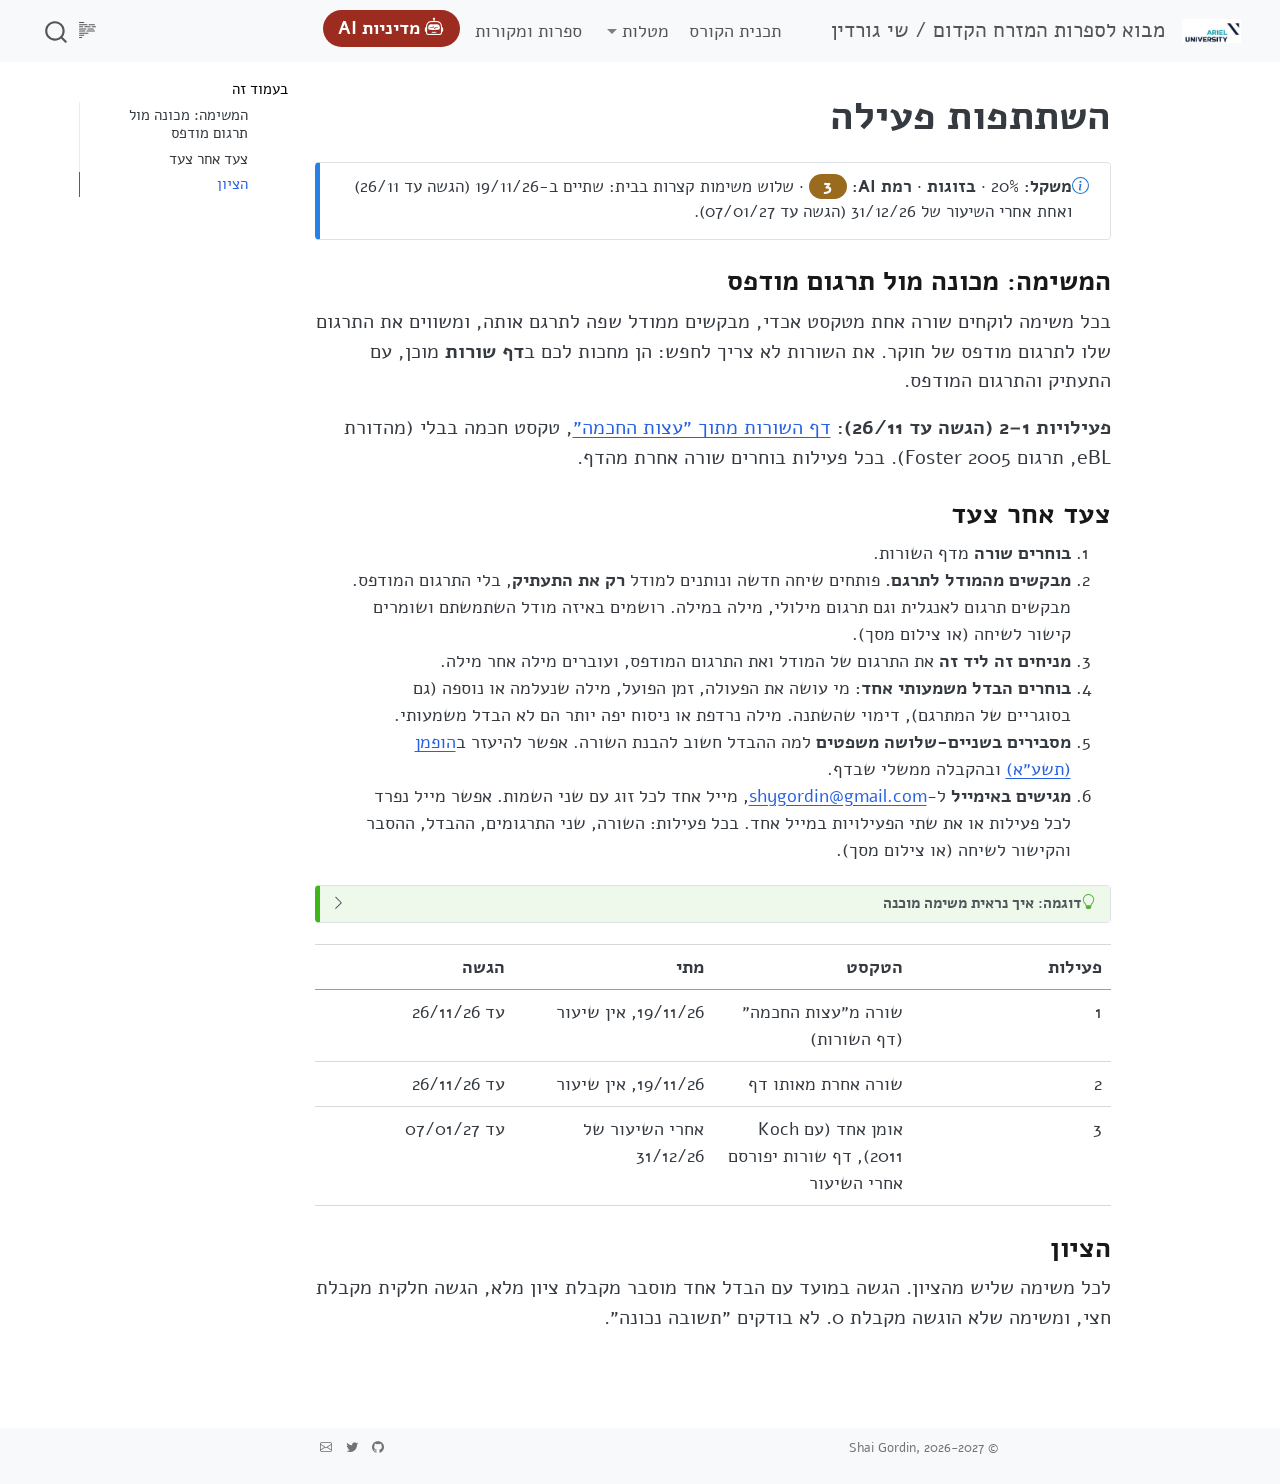
<file: docs/assignments/active-participation.html>
<!DOCTYPE html>
<html xmlns="http://www.w3.org/1999/xhtml" lang="en" xml:lang="en"><head>

<meta charset="utf-8">
<meta name="generator" content="quarto-1.7.34">

<meta name="viewport" content="width=device-width, initial-scale=1.0, user-scalable=yes">


<title>השתתפות פעילה – מבוא לספרות המזרח הקדום / שי גורדין</title>
<style>
code{white-space: pre-wrap;}
span.smallcaps{font-variant: small-caps;}
div.columns{display: flex; gap: min(4vw, 1.5em);}
div.column{flex: auto; overflow-x: auto;}
div.hanging-indent{margin-left: 1.5em; text-indent: -1.5em;}
ul.task-list{list-style: none;}
ul.task-list li input[type="checkbox"] {
  width: 0.8em;
  margin: 0 0.8em 0.2em -1em; /* quarto-specific, see https://github.com/quarto-dev/quarto-cli/issues/4556 */ 
  vertical-align: middle;
}
</style>


<script src="../site_libs/quarto-nav/quarto-nav.js"></script>
<script src="../site_libs/quarto-nav/headroom.min.js"></script>
<script src="../site_libs/clipboard/clipboard.min.js"></script>
<script src="../site_libs/quarto-search/autocomplete.umd.js"></script>
<script src="../site_libs/quarto-search/fuse.min.js"></script>
<script src="../site_libs/quarto-search/quarto-search.js"></script>
<meta name="quarto:offset" content="../">
<link href="../ariel_logo_navbar.png" rel="icon" type="image/png">
<script src="../site_libs/quarto-html/quarto.js" type="module"></script>
<script src="../site_libs/quarto-html/tabsets/tabsets.js" type="module"></script>
<script src="../site_libs/quarto-html/popper.min.js"></script>
<script src="../site_libs/quarto-html/tippy.umd.min.js"></script>
<script src="../site_libs/quarto-html/anchor.min.js"></script>
<link href="../site_libs/quarto-html/tippy.css" rel="stylesheet">
<link href="../site_libs/quarto-html/quarto-syntax-highlighting-c8ad9e5dbd60b7b70b38521ab19b7da4.css" rel="stylesheet" id="quarto-text-highlighting-styles">
<script src="../site_libs/bootstrap/bootstrap.min.js"></script>
<link href="../site_libs/bootstrap/bootstrap-icons.css" rel="stylesheet">
<link href="../site_libs/bootstrap/bootstrap-2af889ba3ca165690db3b646b9a460ef.min.css" rel="stylesheet" append-hash="true" id="quarto-bootstrap" data-mode="light">
<script id="quarto-search-options" type="application/json">{
  "location": "navbar",
  "copy-button": false,
  "collapse-after": 3,
  "panel-placement": "end",
  "type": "overlay",
  "limit": 50,
  "keyboard-shortcut": [
    "f",
    "/",
    "s"
  ],
  "show-item-context": false,
  "language": {
    "search-no-results-text": "No results",
    "search-matching-documents-text": "matching documents",
    "search-copy-link-title": "Copy link to search",
    "search-hide-matches-text": "Hide additional matches",
    "search-more-match-text": "more match in this document",
    "search-more-matches-text": "more matches in this document",
    "search-clear-button-title": "Clear",
    "search-text-placeholder": "",
    "search-detached-cancel-button-title": "Cancel",
    "search-submit-button-title": "Submit",
    "search-label": "Search"
  }
}</script>
<link rel="preconnect" href="https://fonts.googleapis.com">
<link rel="preconnect" href="https://fonts.gstatic.com" crossorigin="">
<link href="https://fonts.googleapis.com/css2?family=Alef:wght@400;700&amp;display=swap" rel="stylesheet">


<link rel="stylesheet" href="../styles.css">
<link rel="stylesheet" href="../ai.css">
<meta property="og:title" content="השתתפות פעילה – מבוא לספרות המזרח הקדום / שי גורדין">
<meta property="og:description" content="">
<meta property="og:site_name" content="מבוא לספרות המזרח הקדום / שי גורדין">
</head>

<body class="nav-fixed quarto-light">

<div id="quarto-search-results"></div>
  <header id="quarto-header" class="headroom fixed-top">
    <nav class="navbar navbar-expand-lg " data-bs-theme="dark">
      <div class="navbar-container container-fluid">
      <div class="navbar-brand-container mx-auto">
    <a href="../index.html" class="navbar-brand navbar-brand-logo">
    <img src="../ariel_logo_navbar.png" alt="" class="navbar-logo">
    </a>
    <a class="navbar-brand" href="../index.html">
    <span class="navbar-title">מבוא לספרות המזרח הקדום / שי גורדין</span>
    </a>
  </div>
            <div id="quarto-search" class="" title="Search"></div>
          <button class="navbar-toggler" type="button" data-bs-toggle="collapse" data-bs-target="#navbarCollapse" aria-controls="navbarCollapse" role="menu" aria-expanded="false" aria-label="Toggle navigation" onclick="if (window.quartoToggleHeadroom) { window.quartoToggleHeadroom(); }">
  <span class="navbar-toggler-icon"></span>
</button>
          <div class="collapse navbar-collapse" id="navbarCollapse">
            <ul class="navbar-nav navbar-nav-scroll ms-auto">
  <li class="nav-item">
    <a class="nav-link" href="../about.html"> 
<span class="menu-text">תכנית הקורס</span></a>
  </li>  
  <li class="nav-item dropdown ">
    <a class="nav-link dropdown-toggle" href="#" id="nav-menu-" role="link" data-bs-toggle="dropdown" aria-expanded="false">
 <span class="menu-text">מטלות</span>
    </a>
    <ul class="dropdown-menu dropdown-menu-end" aria-labelledby="nav-menu-">    
        <li>
    <a class="dropdown-item" href="../assignments/index.html">
 <span class="dropdown-text">מרכיבי הציון</span></a>
  </li>  
        <li>
    <a class="dropdown-item" href="../assignments/active-participation.html">
 <span class="dropdown-text">השתתפות פעילה</span></a>
  </li>  
        <li>
    <a class="dropdown-item" href="../assignments/midterm.html">
 <span class="dropdown-text">בוחן אמצע: מצא את הזיוף</span></a>
  </li>  
        <li>
    <a class="dropdown-item" href="../assignments/commentary.html">
 <span class="dropdown-text">קומנטאר על טקסט עתיק</span></a>
  </li>  
    </ul>
  </li>
  <li class="nav-item">
    <a class="nav-link" href="../literature.html"> 
<span class="menu-text">ספרות ומקורות</span></a>
  </li>  
  <li class="nav-item">
    <a class="nav-link" href="../ai-policy.html"> <i class="bi bi-robot" role="img">
</i> 
<span class="menu-text">מדיניות AI</span></a>
  </li>  
</ul>
          </div> <!-- /navcollapse -->
            <div class="quarto-navbar-tools">
  <a href="" class="quarto-reader-toggle quarto-navigation-tool px-1" onclick="window.quartoToggleReader(); return false;" title="Toggle reader mode">
  <div class="quarto-reader-toggle-btn">
  <i class="bi"></i>
  </div>
</a>
</div>
      </div> <!-- /container-fluid -->
    </nav>
</header>
<!-- content -->
<div id="quarto-content" class="quarto-container page-columns page-rows-contents page-layout-article page-navbar">
<!-- sidebar -->
<!-- margin-sidebar -->
    <div id="quarto-margin-sidebar" class="sidebar margin-sidebar">
        <nav id="TOC" role="doc-toc" class="toc-active">
    <h2 id="toc-title">בעמוד זה</h2>
   
  <ul>
  <li><a href="#המשימה-מכונה-מול-תרגום-מודפס" id="toc-המשימה-מכונה-מול-תרגום-מודפס" class="nav-link active" data-scroll-target="#המשימה-מכונה-מול-תרגום-מודפס">המשימה: מכונה מול תרגום מודפס</a></li>
  <li><a href="#צעד-אחר-צעד" id="toc-צעד-אחר-צעד" class="nav-link" data-scroll-target="#צעד-אחר-צעד">צעד אחר צעד</a></li>
  <li><a href="#הציון" id="toc-הציון" class="nav-link" data-scroll-target="#הציון">הציון</a></li>
  </ul>
</nav>
    </div>
<!-- main -->
<main class="content" id="quarto-document-content">

<header id="title-block-header" class="quarto-title-block default">
<div class="quarto-title">
<h1 class="title">השתתפות פעילה</h1>
</div>



<div class="quarto-title-meta">

    
  
    
  </div>
  


</header>


<div class="callout callout-style-simple callout-note">
<div class="callout-body d-flex">
<div class="callout-icon-container">
<i class="callout-icon"></i>
</div>
<div class="callout-body-container">
<p><strong>משקל:</strong> 20% · <strong>בזוגות</strong> · <strong>רמת AI:</strong> <span class="lvl lvl-3">3</span> · שלוש משימות קצרות בבית: שתיים ב-19/11/26 (הגשה עד 26/11) ואחת אחרי השיעור של 31/12/26 (הגשה עד 07/01/27).</p>
</div>
</div>
</div>
<section id="המשימה-מכונה-מול-תרגום-מודפס" class="level3">
<h3 class="anchored" data-anchor-id="המשימה-מכונה-מול-תרגום-מודפס">המשימה: מכונה מול תרגום מודפס</h3>
<p>בכל משימה לוקחים שורה אחת מטקסט אכדי, מבקשים ממודל שפה לתרגם אותה, ומשווים את התרגום שלו לתרגום מודפס של חוקר. את השורות לא צריך לחפש: הן מחכות לכם ב<strong>דף שורות</strong> מוכן, עם התעתיק והתרגום המודפס.</p>
<p><strong>פעילויות 1–2 (הגשה עד 26/11):</strong> <a href="https://docs.google.com/document/d/1h97xRmuxkb0nKjsPHFH0BToMt4KiBCJLFzxd6qBAk-A/edit?usp=sharing" target="_blank">דף השורות מתוך ״עצות החכמה״</a>, טקסט חכמה בבלי (מהדורת eBL, תרגום <span dir="ltr">Foster 2005</span>). בכל פעילות בוחרים שורה אחרת מהדף.</p>
</section>
<section id="צעד-אחר-צעד" class="level3">
<h3 class="anchored" data-anchor-id="צעד-אחר-צעד">צעד אחר צעד</h3>
<ol type="1">
<li><strong>בוחרים שורה</strong> מדף השורות.</li>
<li><strong>מבקשים מהמודל לתרגם.</strong> פותחים שיחה חדשה ונותנים למודל <strong>רק את התעתיק</strong>, בלי התרגום המודפס. מבקשים תרגום לאנגלית וגם תרגום מילולי, מילה במילה. רושמים באיזה מודל השתמשתם ושומרים קישור לשיחה (או צילום מסך).</li>
<li><strong>מניחים זה ליד זה</strong> את התרגום של המודל ואת התרגום המודפס, ועוברים מילה אחר מילה.</li>
<li><strong>בוחרים הבדל משמעותי אחד</strong>: מי עושה את הפעולה, זמן הפועל, מילה שנעלמה או נוספה (גם בסוגריים של המתרגם), דימוי שהשתנה. מילה נרדפת או ניסוח יפה יותר הם לא הבדל משמעותי.</li>
<li><strong>מסבירים בשניים-שלושה משפטים</strong> למה ההבדל חשוב להבנת השורה. אפשר להיעזר ב<a href="https://drive.google.com/file/d/1fi9s3zUaC2pJIt6DlevmrdYbwYmJ_fo0/view?usp=sharing" target="_blank">הופמן (תשע״א)</a> ובהקבלה ממשלי שבדף.</li>
<li><strong>מגישים באימייל</strong> ל-<a href="mailto:shygordin@gmail.com">shygordin@gmail.com</a>, מייל אחד לכל זוג עם שני השמות. אפשר מייל נפרד לכל פעילות או את שתי הפעילויות במייל אחד. בכל פעילות: השורה, שני התרגומים, ההבדל, ההסבר והקישור לשיחה (או צילום מסך).</li>
</ol>
<div class="callout callout-style-default callout-tip callout-titled">
<div class="callout-header d-flex align-content-center" data-bs-toggle="collapse" data-bs-target=".callout-1-contents" aria-controls="callout-1" aria-expanded="false" aria-label="Toggle callout">
<div class="callout-icon-container">
<i class="callout-icon"></i>
</div>
<div class="callout-title-container flex-fill">
דוגמה: איך נראית משימה מוכנה
</div>
<div class="callout-btn-toggle d-inline-block border-0 py-1 ps-1 pe-0 float-end"><i class="callout-toggle"></i></div>
</div>
<div id="callout-1" class="callout-1-contents callout-collapse collapse">
<div class="callout-body-container callout-body">
<p>הדוגמה היא משורה שלא נמצאת בדף, כדי שלא תשמש תשובה.</p>
<p><strong>השורה:</strong> ״עצות החכמה״ 16: <em>ša? irammūš ilappin arhiš</em></p>
<p><strong>תרגום מודפס</strong> (<span dir="ltr">Foster 2005</span>): <span dir="ltr">“He who loves it (too much) will quickly become a pauper.”</span></p>
<p><strong>תרגום המודל:</strong> <span dir="ltr">“Whoever loves it will quickly become poor.”</span></p>
<p><strong>ההבדל:</strong> המילים ״too much״ לא מופיעות באכדית: Foster הוסיף אותן בסוגריים. בשורה הקודמת מדובר ב״שיכר״, ולכן אצל Foster העצה היא לשתות במידה, ואילו בתרגום המילולי של המודל, מי שאוהב שיכר בכלל ירד מנכסיו. ההכרעה בין השניים היא פרשנות של המתרגם, לא של הטקסט.</p>
<p><strong>קישור לשיחה:</strong> [share link]</p>
</div>
</div>
</div>
<table class="caption-top table">
<colgroup>
<col style="width: 25%">
<col style="width: 25%">
<col style="width: 25%">
<col style="width: 25%">
</colgroup>
<thead>
<tr class="header">
<th>פעילות</th>
<th>הטקסט</th>
<th>מתי</th>
<th>הגשה</th>
</tr>
</thead>
<tbody>
<tr class="odd">
<td>1</td>
<td>שורה מ״עצות החכמה״ (דף השורות)</td>
<td>19/11/26, אין שיעור</td>
<td>עד 26/11/26</td>
</tr>
<tr class="even">
<td>2</td>
<td>שורה אחרת מאותו דף</td>
<td>19/11/26, אין שיעור</td>
<td>עד 26/11/26</td>
</tr>
<tr class="odd">
<td>3</td>
<td>אומן אחד (עם Koch 2011), דף שורות יפורסם אחרי השיעור</td>
<td>אחרי השיעור של 31/12/26</td>
<td>עד 07/01/27</td>
</tr>
</tbody>
</table>
</section>
<section id="הציון" class="level3">
<h3 class="anchored" data-anchor-id="הציון">הציון</h3>
<p>לכל משימה שליש מהציון. הגשה במועד עם הבדל אחד מוסבר מקבלת ציון מלא, הגשה חלקית מקבלת חצי, ומשימה שלא הוגשה מקבלת 0. לא בודקים ״תשובה נכונה״.</p>


</section>

</main> <!-- /main -->
<script id="quarto-html-after-body" type="application/javascript">
  window.document.addEventListener("DOMContentLoaded", function (event) {
    const icon = "";
    const anchorJS = new window.AnchorJS();
    anchorJS.options = {
      placement: 'right',
      icon: icon
    };
    anchorJS.add('.anchored');
    const isCodeAnnotation = (el) => {
      for (const clz of el.classList) {
        if (clz.startsWith('code-annotation-')) {                     
          return true;
        }
      }
      return false;
    }
    const onCopySuccess = function(e) {
      // button target
      const button = e.trigger;
      // don't keep focus
      button.blur();
      // flash "checked"
      button.classList.add('code-copy-button-checked');
      var currentTitle = button.getAttribute("title");
      button.setAttribute("title", "Copied!");
      let tooltip;
      if (window.bootstrap) {
        button.setAttribute("data-bs-toggle", "tooltip");
        button.setAttribute("data-bs-placement", "left");
        button.setAttribute("data-bs-title", "Copied!");
        tooltip = new bootstrap.Tooltip(button, 
          { trigger: "manual", 
            customClass: "code-copy-button-tooltip",
            offset: [0, -8]});
        tooltip.show();    
      }
      setTimeout(function() {
        if (tooltip) {
          tooltip.hide();
          button.removeAttribute("data-bs-title");
          button.removeAttribute("data-bs-toggle");
          button.removeAttribute("data-bs-placement");
        }
        button.setAttribute("title", currentTitle);
        button.classList.remove('code-copy-button-checked');
      }, 1000);
      // clear code selection
      e.clearSelection();
    }
    const getTextToCopy = function(trigger) {
        const codeEl = trigger.previousElementSibling.cloneNode(true);
        for (const childEl of codeEl.children) {
          if (isCodeAnnotation(childEl)) {
            childEl.remove();
          }
        }
        return codeEl.innerText;
    }
    const clipboard = new window.ClipboardJS('.code-copy-button:not([data-in-quarto-modal])', {
      text: getTextToCopy
    });
    clipboard.on('success', onCopySuccess);
    if (window.document.getElementById('quarto-embedded-source-code-modal')) {
      const clipboardModal = new window.ClipboardJS('.code-copy-button[data-in-quarto-modal]', {
        text: getTextToCopy,
        container: window.document.getElementById('quarto-embedded-source-code-modal')
      });
      clipboardModal.on('success', onCopySuccess);
    }
      var localhostRegex = new RegExp(/^(?:http|https):\/\/localhost\:?[0-9]*\//);
      var mailtoRegex = new RegExp(/^mailto:/);
        var filterRegex = new RegExp('/' + window.location.host + '/');
      var isInternal = (href) => {
          return filterRegex.test(href) || localhostRegex.test(href) || mailtoRegex.test(href);
      }
      // Inspect non-navigation links and adorn them if external
     var links = window.document.querySelectorAll('a[href]:not(.nav-link):not(.navbar-brand):not(.toc-action):not(.sidebar-link):not(.sidebar-item-toggle):not(.pagination-link):not(.no-external):not([aria-hidden]):not(.dropdown-item):not(.quarto-navigation-tool):not(.about-link)');
      for (var i=0; i<links.length; i++) {
        const link = links[i];
        if (!isInternal(link.href)) {
          // undo the damage that might have been done by quarto-nav.js in the case of
          // links that we want to consider external
          if (link.dataset.originalHref !== undefined) {
            link.href = link.dataset.originalHref;
          }
        }
      }
    function tippyHover(el, contentFn, onTriggerFn, onUntriggerFn) {
      const config = {
        allowHTML: true,
        maxWidth: 500,
        delay: 100,
        arrow: false,
        appendTo: function(el) {
            return el.parentElement;
        },
        interactive: true,
        interactiveBorder: 10,
        theme: 'quarto',
        placement: 'bottom-start',
      };
      if (contentFn) {
        config.content = contentFn;
      }
      if (onTriggerFn) {
        config.onTrigger = onTriggerFn;
      }
      if (onUntriggerFn) {
        config.onUntrigger = onUntriggerFn;
      }
      window.tippy(el, config); 
    }
    const noterefs = window.document.querySelectorAll('a[role="doc-noteref"]');
    for (var i=0; i<noterefs.length; i++) {
      const ref = noterefs[i];
      tippyHover(ref, function() {
        // use id or data attribute instead here
        let href = ref.getAttribute('data-footnote-href') || ref.getAttribute('href');
        try { href = new URL(href).hash; } catch {}
        const id = href.replace(/^#\/?/, "");
        const note = window.document.getElementById(id);
        if (note) {
          return note.innerHTML;
        } else {
          return "";
        }
      });
    }
    const xrefs = window.document.querySelectorAll('a.quarto-xref');
    const processXRef = (id, note) => {
      // Strip column container classes
      const stripColumnClz = (el) => {
        el.classList.remove("page-full", "page-columns");
        if (el.children) {
          for (const child of el.children) {
            stripColumnClz(child);
          }
        }
      }
      stripColumnClz(note)
      if (id === null || id.startsWith('sec-')) {
        // Special case sections, only their first couple elements
        const container = document.createElement("div");
        if (note.children && note.children.length > 2) {
          container.appendChild(note.children[0].cloneNode(true));
          for (let i = 1; i < note.children.length; i++) {
            const child = note.children[i];
            if (child.tagName === "P" && child.innerText === "") {
              continue;
            } else {
              container.appendChild(child.cloneNode(true));
              break;
            }
          }
          if (window.Quarto?.typesetMath) {
            window.Quarto.typesetMath(container);
          }
          return container.innerHTML
        } else {
          if (window.Quarto?.typesetMath) {
            window.Quarto.typesetMath(note);
          }
          return note.innerHTML;
        }
      } else {
        // Remove any anchor links if they are present
        const anchorLink = note.querySelector('a.anchorjs-link');
        if (anchorLink) {
          anchorLink.remove();
        }
        if (window.Quarto?.typesetMath) {
          window.Quarto.typesetMath(note);
        }
        if (note.classList.contains("callout")) {
          return note.outerHTML;
        } else {
          return note.innerHTML;
        }
      }
    }
    for (var i=0; i<xrefs.length; i++) {
      const xref = xrefs[i];
      tippyHover(xref, undefined, function(instance) {
        instance.disable();
        let url = xref.getAttribute('href');
        let hash = undefined; 
        if (url.startsWith('#')) {
          hash = url;
        } else {
          try { hash = new URL(url).hash; } catch {}
        }
        if (hash) {
          const id = hash.replace(/^#\/?/, "");
          const note = window.document.getElementById(id);
          if (note !== null) {
            try {
              const html = processXRef(id, note.cloneNode(true));
              instance.setContent(html);
            } finally {
              instance.enable();
              instance.show();
            }
          } else {
            // See if we can fetch this
            fetch(url.split('#')[0])
            .then(res => res.text())
            .then(html => {
              const parser = new DOMParser();
              const htmlDoc = parser.parseFromString(html, "text/html");
              const note = htmlDoc.getElementById(id);
              if (note !== null) {
                const html = processXRef(id, note);
                instance.setContent(html);
              } 
            }).finally(() => {
              instance.enable();
              instance.show();
            });
          }
        } else {
          // See if we can fetch a full url (with no hash to target)
          // This is a special case and we should probably do some content thinning / targeting
          fetch(url)
          .then(res => res.text())
          .then(html => {
            const parser = new DOMParser();
            const htmlDoc = parser.parseFromString(html, "text/html");
            const note = htmlDoc.querySelector('main.content');
            if (note !== null) {
              // This should only happen for chapter cross references
              // (since there is no id in the URL)
              // remove the first header
              if (note.children.length > 0 && note.children[0].tagName === "HEADER") {
                note.children[0].remove();
              }
              const html = processXRef(null, note);
              instance.setContent(html);
            } 
          }).finally(() => {
            instance.enable();
            instance.show();
          });
        }
      }, function(instance) {
      });
    }
        let selectedAnnoteEl;
        const selectorForAnnotation = ( cell, annotation) => {
          let cellAttr = 'data-code-cell="' + cell + '"';
          let lineAttr = 'data-code-annotation="' +  annotation + '"';
          const selector = 'span[' + cellAttr + '][' + lineAttr + ']';
          return selector;
        }
        const selectCodeLines = (annoteEl) => {
          const doc = window.document;
          const targetCell = annoteEl.getAttribute("data-target-cell");
          const targetAnnotation = annoteEl.getAttribute("data-target-annotation");
          const annoteSpan = window.document.querySelector(selectorForAnnotation(targetCell, targetAnnotation));
          const lines = annoteSpan.getAttribute("data-code-lines").split(",");
          const lineIds = lines.map((line) => {
            return targetCell + "-" + line;
          })
          let top = null;
          let height = null;
          let parent = null;
          if (lineIds.length > 0) {
              //compute the position of the single el (top and bottom and make a div)
              const el = window.document.getElementById(lineIds[0]);
              top = el.offsetTop;
              height = el.offsetHeight;
              parent = el.parentElement.parentElement;
            if (lineIds.length > 1) {
              const lastEl = window.document.getElementById(lineIds[lineIds.length - 1]);
              const bottom = lastEl.offsetTop + lastEl.offsetHeight;
              height = bottom - top;
            }
            if (top !== null && height !== null && parent !== null) {
              // cook up a div (if necessary) and position it 
              let div = window.document.getElementById("code-annotation-line-highlight");
              if (div === null) {
                div = window.document.createElement("div");
                div.setAttribute("id", "code-annotation-line-highlight");
                div.style.position = 'absolute';
                parent.appendChild(div);
              }
              div.style.top = top - 2 + "px";
              div.style.height = height + 4 + "px";
              div.style.left = 0;
              let gutterDiv = window.document.getElementById("code-annotation-line-highlight-gutter");
              if (gutterDiv === null) {
                gutterDiv = window.document.createElement("div");
                gutterDiv.setAttribute("id", "code-annotation-line-highlight-gutter");
                gutterDiv.style.position = 'absolute';
                const codeCell = window.document.getElementById(targetCell);
                const gutter = codeCell.querySelector('.code-annotation-gutter');
                gutter.appendChild(gutterDiv);
              }
              gutterDiv.style.top = top - 2 + "px";
              gutterDiv.style.height = height + 4 + "px";
            }
            selectedAnnoteEl = annoteEl;
          }
        };
        const unselectCodeLines = () => {
          const elementsIds = ["code-annotation-line-highlight", "code-annotation-line-highlight-gutter"];
          elementsIds.forEach((elId) => {
            const div = window.document.getElementById(elId);
            if (div) {
              div.remove();
            }
          });
          selectedAnnoteEl = undefined;
        };
          // Handle positioning of the toggle
      window.addEventListener(
        "resize",
        throttle(() => {
          elRect = undefined;
          if (selectedAnnoteEl) {
            selectCodeLines(selectedAnnoteEl);
          }
        }, 10)
      );
      function throttle(fn, ms) {
      let throttle = false;
      let timer;
        return (...args) => {
          if(!throttle) { // first call gets through
              fn.apply(this, args);
              throttle = true;
          } else { // all the others get throttled
              if(timer) clearTimeout(timer); // cancel #2
              timer = setTimeout(() => {
                fn.apply(this, args);
                timer = throttle = false;
              }, ms);
          }
        };
      }
        // Attach click handler to the DT
        const annoteDls = window.document.querySelectorAll('dt[data-target-cell]');
        for (const annoteDlNode of annoteDls) {
          annoteDlNode.addEventListener('click', (event) => {
            const clickedEl = event.target;
            if (clickedEl !== selectedAnnoteEl) {
              unselectCodeLines();
              const activeEl = window.document.querySelector('dt[data-target-cell].code-annotation-active');
              if (activeEl) {
                activeEl.classList.remove('code-annotation-active');
              }
              selectCodeLines(clickedEl);
              clickedEl.classList.add('code-annotation-active');
            } else {
              // Unselect the line
              unselectCodeLines();
              clickedEl.classList.remove('code-annotation-active');
            }
          });
        }
    const findCites = (el) => {
      const parentEl = el.parentElement;
      if (parentEl) {
        const cites = parentEl.dataset.cites;
        if (cites) {
          return {
            el,
            cites: cites.split(' ')
          };
        } else {
          return findCites(el.parentElement)
        }
      } else {
        return undefined;
      }
    };
    var bibliorefs = window.document.querySelectorAll('a[role="doc-biblioref"]');
    for (var i=0; i<bibliorefs.length; i++) {
      const ref = bibliorefs[i];
      const citeInfo = findCites(ref);
      if (citeInfo) {
        tippyHover(citeInfo.el, function() {
          var popup = window.document.createElement('div');
          citeInfo.cites.forEach(function(cite) {
            var citeDiv = window.document.createElement('div');
            citeDiv.classList.add('hanging-indent');
            citeDiv.classList.add('csl-entry');
            var biblioDiv = window.document.getElementById('ref-' + cite);
            if (biblioDiv) {
              citeDiv.innerHTML = biblioDiv.innerHTML;
            }
            popup.appendChild(citeDiv);
          });
          return popup.innerHTML;
        });
      }
    }
  });
  </script>
</div> <!-- /content -->
<footer class="footer">
  <div class="nav-footer">
    <div class="nav-footer-left">
<p>© Shai Gordin, 2026-2027</p>
</div>   
    <div class="nav-footer-center">
      &nbsp;
    </div>
    <div class="nav-footer-right">
      <ul class="footer-items list-unstyled">
    <li class="nav-item compact">
    <a class="nav-link" href="https://github.com/shaigordin">
      <i class="bi bi-github" role="img" aria-label="Shai Gordin GitHub">
</i> 
    </a>
  </li>  
    <li class="nav-item compact">
    <a class="nav-link" href="https://twitter.com/shgordin">
      <i class="bi bi-twitter" role="img" aria-label="Shai Gordin Twitter">
</i> 
    </a>
  </li>  
    <li class="nav-item compact">
    <a class="nav-link" href="mailto:shaigo@ariel.ac.il">
      <i class="bi bi-envelope" role="img">
</i> 
    </a>
  </li>  
</ul>
    </div>
  </div>
</footer>




</body></html>
</file>
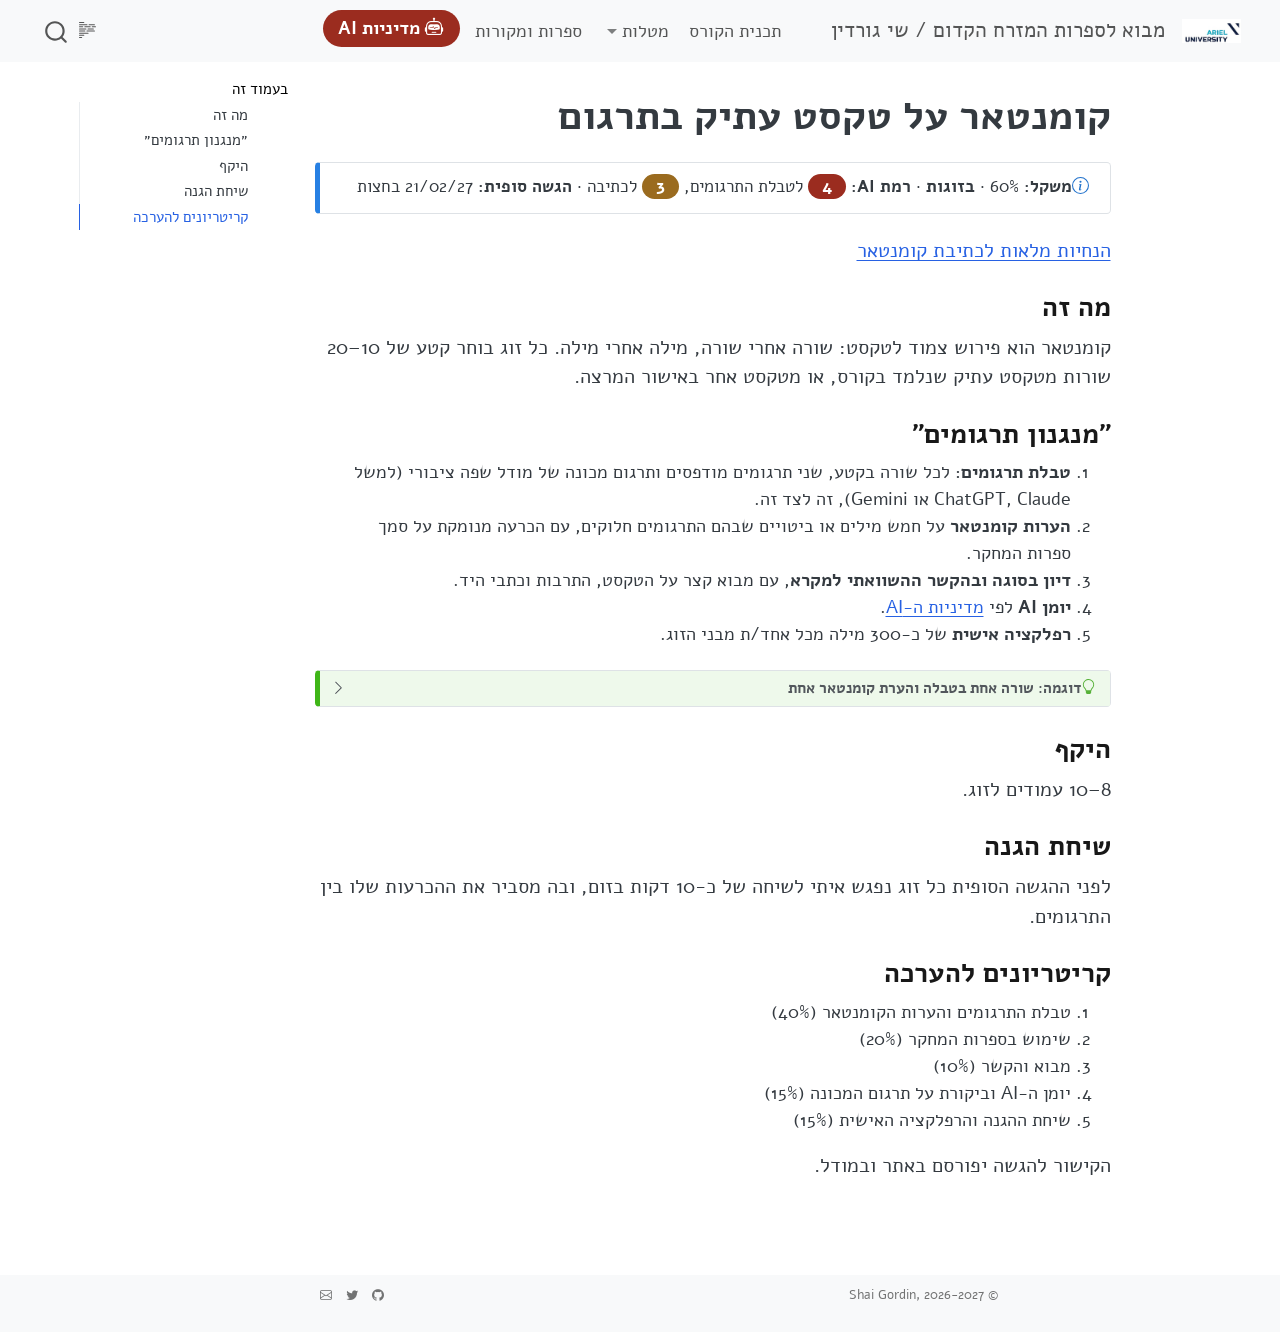
<file: docs/assignments/commentary.html>
<!DOCTYPE html>
<html xmlns="http://www.w3.org/1999/xhtml" lang="en" xml:lang="en"><head>

<meta charset="utf-8">
<meta name="generator" content="quarto-1.7.34">

<meta name="viewport" content="width=device-width, initial-scale=1.0, user-scalable=yes">


<title>קומנטאר על טקסט עתיק בתרגום – מבוא לספרות המזרח הקדום / שי גורדין</title>
<style>
code{white-space: pre-wrap;}
span.smallcaps{font-variant: small-caps;}
div.columns{display: flex; gap: min(4vw, 1.5em);}
div.column{flex: auto; overflow-x: auto;}
div.hanging-indent{margin-left: 1.5em; text-indent: -1.5em;}
ul.task-list{list-style: none;}
ul.task-list li input[type="checkbox"] {
  width: 0.8em;
  margin: 0 0.8em 0.2em -1em; /* quarto-specific, see https://github.com/quarto-dev/quarto-cli/issues/4556 */ 
  vertical-align: middle;
}
</style>


<script src="../site_libs/quarto-nav/quarto-nav.js"></script>
<script src="../site_libs/quarto-nav/headroom.min.js"></script>
<script src="../site_libs/clipboard/clipboard.min.js"></script>
<script src="../site_libs/quarto-search/autocomplete.umd.js"></script>
<script src="../site_libs/quarto-search/fuse.min.js"></script>
<script src="../site_libs/quarto-search/quarto-search.js"></script>
<meta name="quarto:offset" content="../">
<link href="../ariel_logo_navbar.png" rel="icon" type="image/png">
<script src="../site_libs/quarto-html/quarto.js" type="module"></script>
<script src="../site_libs/quarto-html/tabsets/tabsets.js" type="module"></script>
<script src="../site_libs/quarto-html/popper.min.js"></script>
<script src="../site_libs/quarto-html/tippy.umd.min.js"></script>
<script src="../site_libs/quarto-html/anchor.min.js"></script>
<link href="../site_libs/quarto-html/tippy.css" rel="stylesheet">
<link href="../site_libs/quarto-html/quarto-syntax-highlighting-c8ad9e5dbd60b7b70b38521ab19b7da4.css" rel="stylesheet" id="quarto-text-highlighting-styles">
<script src="../site_libs/bootstrap/bootstrap.min.js"></script>
<link href="../site_libs/bootstrap/bootstrap-icons.css" rel="stylesheet">
<link href="../site_libs/bootstrap/bootstrap-2af889ba3ca165690db3b646b9a460ef.min.css" rel="stylesheet" append-hash="true" id="quarto-bootstrap" data-mode="light">
<script id="quarto-search-options" type="application/json">{
  "location": "navbar",
  "copy-button": false,
  "collapse-after": 3,
  "panel-placement": "end",
  "type": "overlay",
  "limit": 50,
  "keyboard-shortcut": [
    "f",
    "/",
    "s"
  ],
  "show-item-context": false,
  "language": {
    "search-no-results-text": "No results",
    "search-matching-documents-text": "matching documents",
    "search-copy-link-title": "Copy link to search",
    "search-hide-matches-text": "Hide additional matches",
    "search-more-match-text": "more match in this document",
    "search-more-matches-text": "more matches in this document",
    "search-clear-button-title": "Clear",
    "search-text-placeholder": "",
    "search-detached-cancel-button-title": "Cancel",
    "search-submit-button-title": "Submit",
    "search-label": "Search"
  }
}</script>
<link rel="preconnect" href="https://fonts.googleapis.com">
<link rel="preconnect" href="https://fonts.gstatic.com" crossorigin="">
<link href="https://fonts.googleapis.com/css2?family=Alef:wght@400;700&amp;display=swap" rel="stylesheet">


<link rel="stylesheet" href="../styles.css">
<link rel="stylesheet" href="../ai.css">
<meta property="og:title" content="קומנטאר על טקסט עתיק בתרגום – מבוא לספרות המזרח הקדום / שי גורדין">
<meta property="og:description" content="">
<meta property="og:site_name" content="מבוא לספרות המזרח הקדום / שי גורדין">
</head>

<body class="nav-fixed quarto-light">

<div id="quarto-search-results"></div>
  <header id="quarto-header" class="headroom fixed-top">
    <nav class="navbar navbar-expand-lg " data-bs-theme="dark">
      <div class="navbar-container container-fluid">
      <div class="navbar-brand-container mx-auto">
    <a href="../index.html" class="navbar-brand navbar-brand-logo">
    <img src="../ariel_logo_navbar.png" alt="" class="navbar-logo">
    </a>
    <a class="navbar-brand" href="../index.html">
    <span class="navbar-title">מבוא לספרות המזרח הקדום / שי גורדין</span>
    </a>
  </div>
            <div id="quarto-search" class="" title="Search"></div>
          <button class="navbar-toggler" type="button" data-bs-toggle="collapse" data-bs-target="#navbarCollapse" aria-controls="navbarCollapse" role="menu" aria-expanded="false" aria-label="Toggle navigation" onclick="if (window.quartoToggleHeadroom) { window.quartoToggleHeadroom(); }">
  <span class="navbar-toggler-icon"></span>
</button>
          <div class="collapse navbar-collapse" id="navbarCollapse">
            <ul class="navbar-nav navbar-nav-scroll ms-auto">
  <li class="nav-item">
    <a class="nav-link" href="../about.html"> 
<span class="menu-text">תכנית הקורס</span></a>
  </li>  
  <li class="nav-item dropdown ">
    <a class="nav-link dropdown-toggle" href="#" id="nav-menu-" role="link" data-bs-toggle="dropdown" aria-expanded="false">
 <span class="menu-text">מטלות</span>
    </a>
    <ul class="dropdown-menu dropdown-menu-end" aria-labelledby="nav-menu-">    
        <li>
    <a class="dropdown-item" href="../assignments/index.html">
 <span class="dropdown-text">מרכיבי הציון</span></a>
  </li>  
        <li>
    <a class="dropdown-item" href="../assignments/active-participation.html">
 <span class="dropdown-text">השתתפות פעילה</span></a>
  </li>  
        <li>
    <a class="dropdown-item" href="../assignments/midterm.html">
 <span class="dropdown-text">בוחן אמצע: מצא את הזיוף</span></a>
  </li>  
        <li>
    <a class="dropdown-item" href="../assignments/commentary.html">
 <span class="dropdown-text">קומנטאר על טקסט עתיק</span></a>
  </li>  
    </ul>
  </li>
  <li class="nav-item">
    <a class="nav-link" href="../literature.html"> 
<span class="menu-text">ספרות ומקורות</span></a>
  </li>  
  <li class="nav-item">
    <a class="nav-link" href="../ai-policy.html"> <i class="bi bi-robot" role="img">
</i> 
<span class="menu-text">מדיניות AI</span></a>
  </li>  
</ul>
          </div> <!-- /navcollapse -->
            <div class="quarto-navbar-tools">
  <a href="" class="quarto-reader-toggle quarto-navigation-tool px-1" onclick="window.quartoToggleReader(); return false;" title="Toggle reader mode">
  <div class="quarto-reader-toggle-btn">
  <i class="bi"></i>
  </div>
</a>
</div>
      </div> <!-- /container-fluid -->
    </nav>
</header>
<!-- content -->
<div id="quarto-content" class="quarto-container page-columns page-rows-contents page-layout-article page-navbar">
<!-- sidebar -->
<!-- margin-sidebar -->
    <div id="quarto-margin-sidebar" class="sidebar margin-sidebar">
        <nav id="TOC" role="doc-toc" class="toc-active">
    <h2 id="toc-title">בעמוד זה</h2>
   
  <ul>
  <li><a href="#מה-זה" id="toc-מה-זה" class="nav-link active" data-scroll-target="#מה-זה">מה זה</a></li>
  <li><a href="#מנגנון-תרגומים" id="toc-מנגנון-תרגומים" class="nav-link" data-scroll-target="#מנגנון-תרגומים">״מנגנון תרגומים״</a></li>
  <li><a href="#היקף" id="toc-היקף" class="nav-link" data-scroll-target="#היקף">היקף</a></li>
  <li><a href="#שיחת-הגנה" id="toc-שיחת-הגנה" class="nav-link" data-scroll-target="#שיחת-הגנה">שיחת הגנה</a></li>
  <li><a href="#קריטריונים-להערכה" id="toc-קריטריונים-להערכה" class="nav-link" data-scroll-target="#קריטריונים-להערכה">קריטריונים להערכה</a></li>
  </ul>
</nav>
    </div>
<!-- main -->
<main class="content" id="quarto-document-content">

<header id="title-block-header" class="quarto-title-block default">
<div class="quarto-title">
<h1 class="title">קומנטאר על טקסט עתיק בתרגום</h1>
</div>



<div class="quarto-title-meta">

    
  
    
  </div>
  


</header>


<div class="callout callout-style-simple callout-note">
<div class="callout-body d-flex">
<div class="callout-icon-container">
<i class="callout-icon"></i>
</div>
<div class="callout-body-container">
<p><strong>משקל:</strong> 60% · <strong>בזוגות</strong> · <strong>רמת AI:</strong> <span class="lvl lvl-4">4</span> לטבלת התרגומים, <span class="lvl lvl-3">3</span> לכתיבה · <strong>הגשה סופית:</strong> 21/02/27 בחצות</p>
</div>
</div>
</div>
<p><a href="https://drive.google.com/file/d/1supvA8i8GNIys7Mk0OBpKyKi-YngUQEx/view?usp=sharing" target="_blank">הנחיות מלאות לכתיבת קומנטאר</a></p>
<section id="מה-זה" class="level3">
<h3 class="anchored" data-anchor-id="מה-זה">מה זה</h3>
<p>קומנטאר הוא פירוש צמוד לטקסט: שורה אחרי שורה, מילה אחרי מילה. כל זוג בוחר קטע של 10–20 שורות מטקסט עתיק שנלמד בקורס, או מטקסט אחר באישור המרצה.</p>
</section>
<section id="מנגנון-תרגומים" class="level3">
<h3 class="anchored" data-anchor-id="מנגנון-תרגומים">״מנגנון תרגומים״</h3>
<ol type="1">
<li><strong>טבלת תרגומים</strong>: לכל שורה בקטע, שני תרגומים מודפסים ותרגום מכונה של מודל שפה ציבורי (למשל ChatGPT, Claude או Gemini), זה לצד זה.</li>
<li><strong>הערות קומנטאר</strong> על חמש מילים או ביטויים שבהם התרגומים חלוקים, עם הכרעה מנומקת על סמך ספרות המחקר.</li>
<li><strong>דיון בסוגה ובהקשר ההשוואתי למקרא</strong>, עם מבוא קצר על הטקסט, התרבות וכתבי היד.</li>
<li><strong>יומן AI</strong> לפי <a href="../ai-policy.html">מדיניות ה-AI</a>.</li>
<li><strong>רפלקציה אישית</strong> של כ-300 מילה מכל אחד/ת מבני הזוג.</li>
</ol>
<div class="callout callout-style-default callout-tip callout-titled">
<div class="callout-header d-flex align-content-center" data-bs-toggle="collapse" data-bs-target=".callout-1-contents" aria-controls="callout-1" aria-expanded="false" aria-label="Toggle callout">
<div class="callout-icon-container">
<i class="callout-icon"></i>
</div>
<div class="callout-title-container flex-fill">
דוגמה: שורה אחת בטבלה והערת קומנטאר אחת
</div>
<div class="callout-btn-toggle d-inline-block border-0 py-1 ps-1 pe-0 float-end"><i class="callout-toggle"></i></div>
</div>
<div id="callout-1" class="callout-1-contents callout-collapse collapse">
<div class="callout-body-container callout-body">
<p><strong>אנומה אליש, לוח I, שורה 1:</strong> <em>enūma eliš lā nabû šamāmū</em></p>
<table class="caption-top table">
<colgroup>
<col style="width: 33%">
<col style="width: 33%">
<col style="width: 33%">
</colgroup>
<thead>
<tr class="header">
<th>תרגום מודפס א׳: Foster 2005</th>
<th>תרגום מודפס ב׳: Lambert 2013</th>
<th>תרגום מכונה</th>
</tr>
</thead>
<tbody>
<tr class="odd">
<td><span dir="ltr">“When on high no name was given to heaven”</span></td>
<td><span dir="ltr">“When the heavens above did not exist”</span></td>
<td>״כאשר השמיים ממעל עוד לא נקראו בשם״</td>
</tr>
</tbody>
</table>
<p><strong>הערת קומנטאר:</strong> <em>lā nabû</em>, ״לא נקראו בשם״. Foster ותרגום המכונה מתרגמים מילולית, ו-Lambert מפרש: מה שאין לו שם עוד לא קיים. אנחנו מעדיפים את התרגום המילולי, כי השיר כולו בנוי על הקשר בין מתן שם לבריאה, והתרגום הפרשני מאבד את הקשר הזה. (בעבודה עצמה כל הכרעה כזו נשענת על ספרות המחקר, עם מספרי עמודים.)</p>
</div>
</div>
</div>
</section>
<section id="היקף" class="level3">
<h3 class="anchored" data-anchor-id="היקף">היקף</h3>
<p>8–10 עמודים לזוג.</p>
</section>
<section id="שיחת-הגנה" class="level3">
<h3 class="anchored" data-anchor-id="שיחת-הגנה">שיחת הגנה</h3>
<p>לפני ההגשה הסופית כל זוג נפגש איתי לשיחה של כ-10 דקות בזום, ובה מסביר את ההכרעות שלו בין התרגומים.</p>
</section>
<section id="קריטריונים-להערכה" class="level3">
<h3 class="anchored" data-anchor-id="קריטריונים-להערכה">קריטריונים להערכה</h3>
<ol type="1">
<li>טבלת התרגומים והערות הקומנטאר (40%)</li>
<li>שימוש בספרות המחקר (20%)</li>
<li>מבוא והקשר (10%)</li>
<li>יומן ה-AI וביקורת על תרגום המכונה (15%)</li>
<li>שיחת ההגנה והרפלקציה האישית (15%)</li>
</ol>
<p>הקישור להגשה יפורסם באתר ובמודל.</p>


</section>

</main> <!-- /main -->
<script id="quarto-html-after-body" type="application/javascript">
  window.document.addEventListener("DOMContentLoaded", function (event) {
    const icon = "";
    const anchorJS = new window.AnchorJS();
    anchorJS.options = {
      placement: 'right',
      icon: icon
    };
    anchorJS.add('.anchored');
    const isCodeAnnotation = (el) => {
      for (const clz of el.classList) {
        if (clz.startsWith('code-annotation-')) {                     
          return true;
        }
      }
      return false;
    }
    const onCopySuccess = function(e) {
      // button target
      const button = e.trigger;
      // don't keep focus
      button.blur();
      // flash "checked"
      button.classList.add('code-copy-button-checked');
      var currentTitle = button.getAttribute("title");
      button.setAttribute("title", "Copied!");
      let tooltip;
      if (window.bootstrap) {
        button.setAttribute("data-bs-toggle", "tooltip");
        button.setAttribute("data-bs-placement", "left");
        button.setAttribute("data-bs-title", "Copied!");
        tooltip = new bootstrap.Tooltip(button, 
          { trigger: "manual", 
            customClass: "code-copy-button-tooltip",
            offset: [0, -8]});
        tooltip.show();    
      }
      setTimeout(function() {
        if (tooltip) {
          tooltip.hide();
          button.removeAttribute("data-bs-title");
          button.removeAttribute("data-bs-toggle");
          button.removeAttribute("data-bs-placement");
        }
        button.setAttribute("title", currentTitle);
        button.classList.remove('code-copy-button-checked');
      }, 1000);
      // clear code selection
      e.clearSelection();
    }
    const getTextToCopy = function(trigger) {
        const codeEl = trigger.previousElementSibling.cloneNode(true);
        for (const childEl of codeEl.children) {
          if (isCodeAnnotation(childEl)) {
            childEl.remove();
          }
        }
        return codeEl.innerText;
    }
    const clipboard = new window.ClipboardJS('.code-copy-button:not([data-in-quarto-modal])', {
      text: getTextToCopy
    });
    clipboard.on('success', onCopySuccess);
    if (window.document.getElementById('quarto-embedded-source-code-modal')) {
      const clipboardModal = new window.ClipboardJS('.code-copy-button[data-in-quarto-modal]', {
        text: getTextToCopy,
        container: window.document.getElementById('quarto-embedded-source-code-modal')
      });
      clipboardModal.on('success', onCopySuccess);
    }
      var localhostRegex = new RegExp(/^(?:http|https):\/\/localhost\:?[0-9]*\//);
      var mailtoRegex = new RegExp(/^mailto:/);
        var filterRegex = new RegExp('/' + window.location.host + '/');
      var isInternal = (href) => {
          return filterRegex.test(href) || localhostRegex.test(href) || mailtoRegex.test(href);
      }
      // Inspect non-navigation links and adorn them if external
     var links = window.document.querySelectorAll('a[href]:not(.nav-link):not(.navbar-brand):not(.toc-action):not(.sidebar-link):not(.sidebar-item-toggle):not(.pagination-link):not(.no-external):not([aria-hidden]):not(.dropdown-item):not(.quarto-navigation-tool):not(.about-link)');
      for (var i=0; i<links.length; i++) {
        const link = links[i];
        if (!isInternal(link.href)) {
          // undo the damage that might have been done by quarto-nav.js in the case of
          // links that we want to consider external
          if (link.dataset.originalHref !== undefined) {
            link.href = link.dataset.originalHref;
          }
        }
      }
    function tippyHover(el, contentFn, onTriggerFn, onUntriggerFn) {
      const config = {
        allowHTML: true,
        maxWidth: 500,
        delay: 100,
        arrow: false,
        appendTo: function(el) {
            return el.parentElement;
        },
        interactive: true,
        interactiveBorder: 10,
        theme: 'quarto',
        placement: 'bottom-start',
      };
      if (contentFn) {
        config.content = contentFn;
      }
      if (onTriggerFn) {
        config.onTrigger = onTriggerFn;
      }
      if (onUntriggerFn) {
        config.onUntrigger = onUntriggerFn;
      }
      window.tippy(el, config); 
    }
    const noterefs = window.document.querySelectorAll('a[role="doc-noteref"]');
    for (var i=0; i<noterefs.length; i++) {
      const ref = noterefs[i];
      tippyHover(ref, function() {
        // use id or data attribute instead here
        let href = ref.getAttribute('data-footnote-href') || ref.getAttribute('href');
        try { href = new URL(href).hash; } catch {}
        const id = href.replace(/^#\/?/, "");
        const note = window.document.getElementById(id);
        if (note) {
          return note.innerHTML;
        } else {
          return "";
        }
      });
    }
    const xrefs = window.document.querySelectorAll('a.quarto-xref');
    const processXRef = (id, note) => {
      // Strip column container classes
      const stripColumnClz = (el) => {
        el.classList.remove("page-full", "page-columns");
        if (el.children) {
          for (const child of el.children) {
            stripColumnClz(child);
          }
        }
      }
      stripColumnClz(note)
      if (id === null || id.startsWith('sec-')) {
        // Special case sections, only their first couple elements
        const container = document.createElement("div");
        if (note.children && note.children.length > 2) {
          container.appendChild(note.children[0].cloneNode(true));
          for (let i = 1; i < note.children.length; i++) {
            const child = note.children[i];
            if (child.tagName === "P" && child.innerText === "") {
              continue;
            } else {
              container.appendChild(child.cloneNode(true));
              break;
            }
          }
          if (window.Quarto?.typesetMath) {
            window.Quarto.typesetMath(container);
          }
          return container.innerHTML
        } else {
          if (window.Quarto?.typesetMath) {
            window.Quarto.typesetMath(note);
          }
          return note.innerHTML;
        }
      } else {
        // Remove any anchor links if they are present
        const anchorLink = note.querySelector('a.anchorjs-link');
        if (anchorLink) {
          anchorLink.remove();
        }
        if (window.Quarto?.typesetMath) {
          window.Quarto.typesetMath(note);
        }
        if (note.classList.contains("callout")) {
          return note.outerHTML;
        } else {
          return note.innerHTML;
        }
      }
    }
    for (var i=0; i<xrefs.length; i++) {
      const xref = xrefs[i];
      tippyHover(xref, undefined, function(instance) {
        instance.disable();
        let url = xref.getAttribute('href');
        let hash = undefined; 
        if (url.startsWith('#')) {
          hash = url;
        } else {
          try { hash = new URL(url).hash; } catch {}
        }
        if (hash) {
          const id = hash.replace(/^#\/?/, "");
          const note = window.document.getElementById(id);
          if (note !== null) {
            try {
              const html = processXRef(id, note.cloneNode(true));
              instance.setContent(html);
            } finally {
              instance.enable();
              instance.show();
            }
          } else {
            // See if we can fetch this
            fetch(url.split('#')[0])
            .then(res => res.text())
            .then(html => {
              const parser = new DOMParser();
              const htmlDoc = parser.parseFromString(html, "text/html");
              const note = htmlDoc.getElementById(id);
              if (note !== null) {
                const html = processXRef(id, note);
                instance.setContent(html);
              } 
            }).finally(() => {
              instance.enable();
              instance.show();
            });
          }
        } else {
          // See if we can fetch a full url (with no hash to target)
          // This is a special case and we should probably do some content thinning / targeting
          fetch(url)
          .then(res => res.text())
          .then(html => {
            const parser = new DOMParser();
            const htmlDoc = parser.parseFromString(html, "text/html");
            const note = htmlDoc.querySelector('main.content');
            if (note !== null) {
              // This should only happen for chapter cross references
              // (since there is no id in the URL)
              // remove the first header
              if (note.children.length > 0 && note.children[0].tagName === "HEADER") {
                note.children[0].remove();
              }
              const html = processXRef(null, note);
              instance.setContent(html);
            } 
          }).finally(() => {
            instance.enable();
            instance.show();
          });
        }
      }, function(instance) {
      });
    }
        let selectedAnnoteEl;
        const selectorForAnnotation = ( cell, annotation) => {
          let cellAttr = 'data-code-cell="' + cell + '"';
          let lineAttr = 'data-code-annotation="' +  annotation + '"';
          const selector = 'span[' + cellAttr + '][' + lineAttr + ']';
          return selector;
        }
        const selectCodeLines = (annoteEl) => {
          const doc = window.document;
          const targetCell = annoteEl.getAttribute("data-target-cell");
          const targetAnnotation = annoteEl.getAttribute("data-target-annotation");
          const annoteSpan = window.document.querySelector(selectorForAnnotation(targetCell, targetAnnotation));
          const lines = annoteSpan.getAttribute("data-code-lines").split(",");
          const lineIds = lines.map((line) => {
            return targetCell + "-" + line;
          })
          let top = null;
          let height = null;
          let parent = null;
          if (lineIds.length > 0) {
              //compute the position of the single el (top and bottom and make a div)
              const el = window.document.getElementById(lineIds[0]);
              top = el.offsetTop;
              height = el.offsetHeight;
              parent = el.parentElement.parentElement;
            if (lineIds.length > 1) {
              const lastEl = window.document.getElementById(lineIds[lineIds.length - 1]);
              const bottom = lastEl.offsetTop + lastEl.offsetHeight;
              height = bottom - top;
            }
            if (top !== null && height !== null && parent !== null) {
              // cook up a div (if necessary) and position it 
              let div = window.document.getElementById("code-annotation-line-highlight");
              if (div === null) {
                div = window.document.createElement("div");
                div.setAttribute("id", "code-annotation-line-highlight");
                div.style.position = 'absolute';
                parent.appendChild(div);
              }
              div.style.top = top - 2 + "px";
              div.style.height = height + 4 + "px";
              div.style.left = 0;
              let gutterDiv = window.document.getElementById("code-annotation-line-highlight-gutter");
              if (gutterDiv === null) {
                gutterDiv = window.document.createElement("div");
                gutterDiv.setAttribute("id", "code-annotation-line-highlight-gutter");
                gutterDiv.style.position = 'absolute';
                const codeCell = window.document.getElementById(targetCell);
                const gutter = codeCell.querySelector('.code-annotation-gutter');
                gutter.appendChild(gutterDiv);
              }
              gutterDiv.style.top = top - 2 + "px";
              gutterDiv.style.height = height + 4 + "px";
            }
            selectedAnnoteEl = annoteEl;
          }
        };
        const unselectCodeLines = () => {
          const elementsIds = ["code-annotation-line-highlight", "code-annotation-line-highlight-gutter"];
          elementsIds.forEach((elId) => {
            const div = window.document.getElementById(elId);
            if (div) {
              div.remove();
            }
          });
          selectedAnnoteEl = undefined;
        };
          // Handle positioning of the toggle
      window.addEventListener(
        "resize",
        throttle(() => {
          elRect = undefined;
          if (selectedAnnoteEl) {
            selectCodeLines(selectedAnnoteEl);
          }
        }, 10)
      );
      function throttle(fn, ms) {
      let throttle = false;
      let timer;
        return (...args) => {
          if(!throttle) { // first call gets through
              fn.apply(this, args);
              throttle = true;
          } else { // all the others get throttled
              if(timer) clearTimeout(timer); // cancel #2
              timer = setTimeout(() => {
                fn.apply(this, args);
                timer = throttle = false;
              }, ms);
          }
        };
      }
        // Attach click handler to the DT
        const annoteDls = window.document.querySelectorAll('dt[data-target-cell]');
        for (const annoteDlNode of annoteDls) {
          annoteDlNode.addEventListener('click', (event) => {
            const clickedEl = event.target;
            if (clickedEl !== selectedAnnoteEl) {
              unselectCodeLines();
              const activeEl = window.document.querySelector('dt[data-target-cell].code-annotation-active');
              if (activeEl) {
                activeEl.classList.remove('code-annotation-active');
              }
              selectCodeLines(clickedEl);
              clickedEl.classList.add('code-annotation-active');
            } else {
              // Unselect the line
              unselectCodeLines();
              clickedEl.classList.remove('code-annotation-active');
            }
          });
        }
    const findCites = (el) => {
      const parentEl = el.parentElement;
      if (parentEl) {
        const cites = parentEl.dataset.cites;
        if (cites) {
          return {
            el,
            cites: cites.split(' ')
          };
        } else {
          return findCites(el.parentElement)
        }
      } else {
        return undefined;
      }
    };
    var bibliorefs = window.document.querySelectorAll('a[role="doc-biblioref"]');
    for (var i=0; i<bibliorefs.length; i++) {
      const ref = bibliorefs[i];
      const citeInfo = findCites(ref);
      if (citeInfo) {
        tippyHover(citeInfo.el, function() {
          var popup = window.document.createElement('div');
          citeInfo.cites.forEach(function(cite) {
            var citeDiv = window.document.createElement('div');
            citeDiv.classList.add('hanging-indent');
            citeDiv.classList.add('csl-entry');
            var biblioDiv = window.document.getElementById('ref-' + cite);
            if (biblioDiv) {
              citeDiv.innerHTML = biblioDiv.innerHTML;
            }
            popup.appendChild(citeDiv);
          });
          return popup.innerHTML;
        });
      }
    }
  });
  </script>
</div> <!-- /content -->
<footer class="footer">
  <div class="nav-footer">
    <div class="nav-footer-left">
<p>© Shai Gordin, 2026-2027</p>
</div>   
    <div class="nav-footer-center">
      &nbsp;
    </div>
    <div class="nav-footer-right">
      <ul class="footer-items list-unstyled">
    <li class="nav-item compact">
    <a class="nav-link" href="https://github.com/shaigordin">
      <i class="bi bi-github" role="img" aria-label="Shai Gordin GitHub">
</i> 
    </a>
  </li>  
    <li class="nav-item compact">
    <a class="nav-link" href="https://twitter.com/shgordin">
      <i class="bi bi-twitter" role="img" aria-label="Shai Gordin Twitter">
</i> 
    </a>
  </li>  
    <li class="nav-item compact">
    <a class="nav-link" href="mailto:shaigo@ariel.ac.il">
      <i class="bi bi-envelope" role="img">
</i> 
    </a>
  </li>  
</ul>
    </div>
  </div>
</footer>




</body></html>
</file>
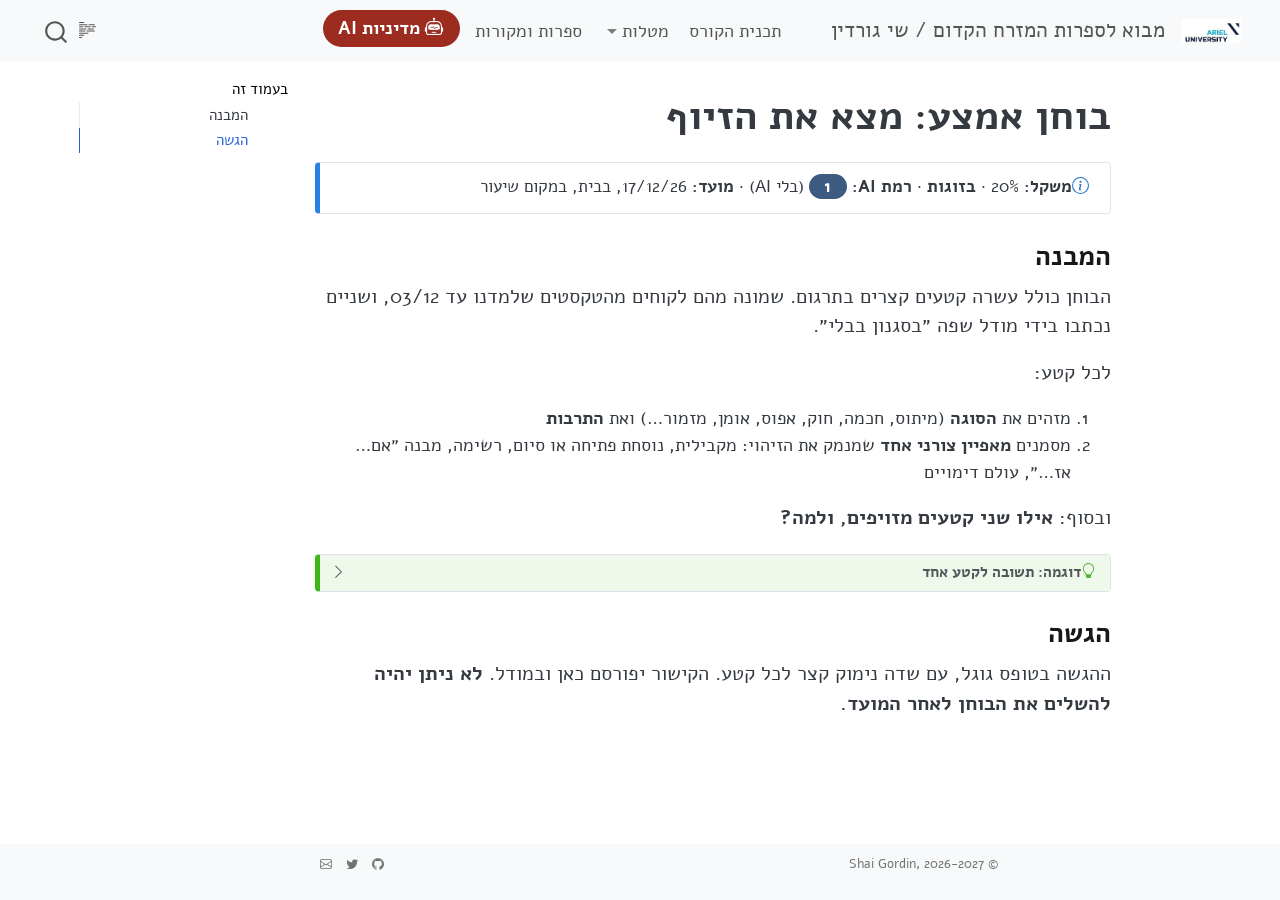
<file: docs/assignments/midterm.html>
<!DOCTYPE html>
<html xmlns="http://www.w3.org/1999/xhtml" lang="en" xml:lang="en"><head>

<meta charset="utf-8">
<meta name="generator" content="quarto-1.7.34">

<meta name="viewport" content="width=device-width, initial-scale=1.0, user-scalable=yes">


<title>בוחן אמצע: מצא את הזיוף – מבוא לספרות המזרח הקדום / שי גורדין</title>
<style>
code{white-space: pre-wrap;}
span.smallcaps{font-variant: small-caps;}
div.columns{display: flex; gap: min(4vw, 1.5em);}
div.column{flex: auto; overflow-x: auto;}
div.hanging-indent{margin-left: 1.5em; text-indent: -1.5em;}
ul.task-list{list-style: none;}
ul.task-list li input[type="checkbox"] {
  width: 0.8em;
  margin: 0 0.8em 0.2em -1em; /* quarto-specific, see https://github.com/quarto-dev/quarto-cli/issues/4556 */ 
  vertical-align: middle;
}
</style>


<script src="../site_libs/quarto-nav/quarto-nav.js"></script>
<script src="../site_libs/quarto-nav/headroom.min.js"></script>
<script src="../site_libs/clipboard/clipboard.min.js"></script>
<script src="../site_libs/quarto-search/autocomplete.umd.js"></script>
<script src="../site_libs/quarto-search/fuse.min.js"></script>
<script src="../site_libs/quarto-search/quarto-search.js"></script>
<meta name="quarto:offset" content="../">
<link href="../ariel_logo_navbar.png" rel="icon" type="image/png">
<script src="../site_libs/quarto-html/quarto.js" type="module"></script>
<script src="../site_libs/quarto-html/tabsets/tabsets.js" type="module"></script>
<script src="../site_libs/quarto-html/popper.min.js"></script>
<script src="../site_libs/quarto-html/tippy.umd.min.js"></script>
<script src="../site_libs/quarto-html/anchor.min.js"></script>
<link href="../site_libs/quarto-html/tippy.css" rel="stylesheet">
<link href="../site_libs/quarto-html/quarto-syntax-highlighting-c8ad9e5dbd60b7b70b38521ab19b7da4.css" rel="stylesheet" id="quarto-text-highlighting-styles">
<script src="../site_libs/bootstrap/bootstrap.min.js"></script>
<link href="../site_libs/bootstrap/bootstrap-icons.css" rel="stylesheet">
<link href="../site_libs/bootstrap/bootstrap-2af889ba3ca165690db3b646b9a460ef.min.css" rel="stylesheet" append-hash="true" id="quarto-bootstrap" data-mode="light">
<script id="quarto-search-options" type="application/json">{
  "location": "navbar",
  "copy-button": false,
  "collapse-after": 3,
  "panel-placement": "end",
  "type": "overlay",
  "limit": 50,
  "keyboard-shortcut": [
    "f",
    "/",
    "s"
  ],
  "show-item-context": false,
  "language": {
    "search-no-results-text": "No results",
    "search-matching-documents-text": "matching documents",
    "search-copy-link-title": "Copy link to search",
    "search-hide-matches-text": "Hide additional matches",
    "search-more-match-text": "more match in this document",
    "search-more-matches-text": "more matches in this document",
    "search-clear-button-title": "Clear",
    "search-text-placeholder": "",
    "search-detached-cancel-button-title": "Cancel",
    "search-submit-button-title": "Submit",
    "search-label": "Search"
  }
}</script>
<link rel="preconnect" href="https://fonts.googleapis.com">
<link rel="preconnect" href="https://fonts.gstatic.com" crossorigin="">
<link href="https://fonts.googleapis.com/css2?family=Alef:wght@400;700&amp;display=swap" rel="stylesheet">


<link rel="stylesheet" href="../styles.css">
<link rel="stylesheet" href="../ai.css">
<meta property="og:title" content="בוחן אמצע: מצא את הזיוף – מבוא לספרות המזרח הקדום / שי גורדין">
<meta property="og:description" content="">
<meta property="og:site_name" content="מבוא לספרות המזרח הקדום / שי גורדין">
</head>

<body class="nav-fixed quarto-light">

<div id="quarto-search-results"></div>
  <header id="quarto-header" class="headroom fixed-top">
    <nav class="navbar navbar-expand-lg " data-bs-theme="dark">
      <div class="navbar-container container-fluid">
      <div class="navbar-brand-container mx-auto">
    <a href="../index.html" class="navbar-brand navbar-brand-logo">
    <img src="../ariel_logo_navbar.png" alt="" class="navbar-logo">
    </a>
    <a class="navbar-brand" href="../index.html">
    <span class="navbar-title">מבוא לספרות המזרח הקדום / שי גורדין</span>
    </a>
  </div>
            <div id="quarto-search" class="" title="Search"></div>
          <button class="navbar-toggler" type="button" data-bs-toggle="collapse" data-bs-target="#navbarCollapse" aria-controls="navbarCollapse" role="menu" aria-expanded="false" aria-label="Toggle navigation" onclick="if (window.quartoToggleHeadroom) { window.quartoToggleHeadroom(); }">
  <span class="navbar-toggler-icon"></span>
</button>
          <div class="collapse navbar-collapse" id="navbarCollapse">
            <ul class="navbar-nav navbar-nav-scroll ms-auto">
  <li class="nav-item">
    <a class="nav-link" href="../about.html"> 
<span class="menu-text">תכנית הקורס</span></a>
  </li>  
  <li class="nav-item dropdown ">
    <a class="nav-link dropdown-toggle" href="#" id="nav-menu-" role="link" data-bs-toggle="dropdown" aria-expanded="false">
 <span class="menu-text">מטלות</span>
    </a>
    <ul class="dropdown-menu dropdown-menu-end" aria-labelledby="nav-menu-">    
        <li>
    <a class="dropdown-item" href="../assignments/index.html">
 <span class="dropdown-text">מרכיבי הציון</span></a>
  </li>  
        <li>
    <a class="dropdown-item" href="../assignments/active-participation.html">
 <span class="dropdown-text">השתתפות פעילה</span></a>
  </li>  
        <li>
    <a class="dropdown-item" href="../assignments/midterm.html">
 <span class="dropdown-text">בוחן אמצע: מצא את הזיוף</span></a>
  </li>  
        <li>
    <a class="dropdown-item" href="../assignments/commentary.html">
 <span class="dropdown-text">קומנטאר על טקסט עתיק</span></a>
  </li>  
    </ul>
  </li>
  <li class="nav-item">
    <a class="nav-link" href="../literature.html"> 
<span class="menu-text">ספרות ומקורות</span></a>
  </li>  
  <li class="nav-item">
    <a class="nav-link" href="../ai-policy.html"> <i class="bi bi-robot" role="img">
</i> 
<span class="menu-text">מדיניות AI</span></a>
  </li>  
</ul>
          </div> <!-- /navcollapse -->
            <div class="quarto-navbar-tools">
  <a href="" class="quarto-reader-toggle quarto-navigation-tool px-1" onclick="window.quartoToggleReader(); return false;" title="Toggle reader mode">
  <div class="quarto-reader-toggle-btn">
  <i class="bi"></i>
  </div>
</a>
</div>
      </div> <!-- /container-fluid -->
    </nav>
</header>
<!-- content -->
<div id="quarto-content" class="quarto-container page-columns page-rows-contents page-layout-article page-navbar">
<!-- sidebar -->
<!-- margin-sidebar -->
    <div id="quarto-margin-sidebar" class="sidebar margin-sidebar">
        <nav id="TOC" role="doc-toc" class="toc-active">
    <h2 id="toc-title">בעמוד זה</h2>
   
  <ul>
  <li><a href="#המבנה" id="toc-המבנה" class="nav-link active" data-scroll-target="#המבנה">המבנה</a></li>
  <li><a href="#הגשה" id="toc-הגשה" class="nav-link" data-scroll-target="#הגשה">הגשה</a></li>
  </ul>
</nav>
    </div>
<!-- main -->
<main class="content" id="quarto-document-content">

<header id="title-block-header" class="quarto-title-block default">
<div class="quarto-title">
<h1 class="title">בוחן אמצע: מצא את הזיוף</h1>
</div>



<div class="quarto-title-meta">

    
  
    
  </div>
  


</header>


<div class="callout callout-style-simple callout-note">
<div class="callout-body d-flex">
<div class="callout-icon-container">
<i class="callout-icon"></i>
</div>
<div class="callout-body-container">
<p><strong>משקל:</strong> 20% · <strong>בזוגות</strong> · <strong>רמת AI:</strong> <span class="lvl lvl-1">1</span> (בלי AI) · <strong>מועד:</strong> 17/12/26, בבית, במקום שיעור</p>
</div>
</div>
</div>
<section id="המבנה" class="level3">
<h3 class="anchored" data-anchor-id="המבנה">המבנה</h3>
<p>הבוחן כולל עשרה קטעים קצרים בתרגום. שמונה מהם לקוחים מהטקסטים שלמדנו עד 03/12, ושניים נכתבו בידי מודל שפה ״בסגנון בבלי״.</p>
<p>לכל קטע:</p>
<ol type="1">
<li>מזהים את <strong>הסוגה</strong> (מיתוס, חכמה, חוק, אפוס, אומן, מזמור…) ואת <strong>התרבות</strong></li>
<li>מסמנים <strong>מאפיין צורני אחד</strong> שמנמק את הזיהוי: מקבילית, נוסחת פתיחה או סיום, רשימה, מבנה ״אם… אז…״, עולם דימויים</li>
</ol>
<p>ובסוף: <strong>אילו שני קטעים מזויפים, ולמה?</strong></p>
<div class="callout callout-style-default callout-tip callout-titled">
<div class="callout-header d-flex align-content-center" data-bs-toggle="collapse" data-bs-target=".callout-1-contents" aria-controls="callout-1" aria-expanded="false" aria-label="Toggle callout">
<div class="callout-icon-container">
<i class="callout-icon"></i>
</div>
<div class="callout-title-container flex-fill">
דוגמה: תשובה לקטע אחד
</div>
<div class="callout-btn-toggle d-inline-block border-0 py-1 ps-1 pe-0 float-end"><i class="callout-toggle"></i></div>
</div>
<div id="callout-1" class="callout-1-contents callout-collapse collapse">
<div class="callout-body-container callout-body">
<blockquote class="blockquote">
<p>״אם איש עיוור את עינו של בן-חורין, יעוורו את עינו.״</p>
</blockquote>
<p><strong>סוגה ותרבות:</strong> חוק, בבל (קובץ חמורבי)</p>
<p><strong>מאפיין צורני:</strong> מבנה ״אם… אז…״ (ניסוח קזואיסטי): מקרה ואחריו העונש.</p>
<p><strong>ובסוף:</strong> ״קטע 7 מזויף: נוסחת הפתיחה שלו היא של מזמור, אבל הדימויים לקוחים מהמקרא, ואין לשילוב כזה מקבילה בטקסטים שלמדנו.״</p>
</div>
</div>
</div>
</section>
<section id="הגשה" class="level3">
<h3 class="anchored" data-anchor-id="הגשה">הגשה</h3>
<p>ההגשה בטופס גוגל, עם שדה נימוק קצר לכל קטע. הקישור יפורסם כאן ובמודל. <strong>לא ניתן יהיה להשלים את הבוחן לאחר המועד.</strong></p>


</section>

</main> <!-- /main -->
<script id="quarto-html-after-body" type="application/javascript">
  window.document.addEventListener("DOMContentLoaded", function (event) {
    const icon = "";
    const anchorJS = new window.AnchorJS();
    anchorJS.options = {
      placement: 'right',
      icon: icon
    };
    anchorJS.add('.anchored');
    const isCodeAnnotation = (el) => {
      for (const clz of el.classList) {
        if (clz.startsWith('code-annotation-')) {                     
          return true;
        }
      }
      return false;
    }
    const onCopySuccess = function(e) {
      // button target
      const button = e.trigger;
      // don't keep focus
      button.blur();
      // flash "checked"
      button.classList.add('code-copy-button-checked');
      var currentTitle = button.getAttribute("title");
      button.setAttribute("title", "Copied!");
      let tooltip;
      if (window.bootstrap) {
        button.setAttribute("data-bs-toggle", "tooltip");
        button.setAttribute("data-bs-placement", "left");
        button.setAttribute("data-bs-title", "Copied!");
        tooltip = new bootstrap.Tooltip(button, 
          { trigger: "manual", 
            customClass: "code-copy-button-tooltip",
            offset: [0, -8]});
        tooltip.show();    
      }
      setTimeout(function() {
        if (tooltip) {
          tooltip.hide();
          button.removeAttribute("data-bs-title");
          button.removeAttribute("data-bs-toggle");
          button.removeAttribute("data-bs-placement");
        }
        button.setAttribute("title", currentTitle);
        button.classList.remove('code-copy-button-checked');
      }, 1000);
      // clear code selection
      e.clearSelection();
    }
    const getTextToCopy = function(trigger) {
        const codeEl = trigger.previousElementSibling.cloneNode(true);
        for (const childEl of codeEl.children) {
          if (isCodeAnnotation(childEl)) {
            childEl.remove();
          }
        }
        return codeEl.innerText;
    }
    const clipboard = new window.ClipboardJS('.code-copy-button:not([data-in-quarto-modal])', {
      text: getTextToCopy
    });
    clipboard.on('success', onCopySuccess);
    if (window.document.getElementById('quarto-embedded-source-code-modal')) {
      const clipboardModal = new window.ClipboardJS('.code-copy-button[data-in-quarto-modal]', {
        text: getTextToCopy,
        container: window.document.getElementById('quarto-embedded-source-code-modal')
      });
      clipboardModal.on('success', onCopySuccess);
    }
      var localhostRegex = new RegExp(/^(?:http|https):\/\/localhost\:?[0-9]*\//);
      var mailtoRegex = new RegExp(/^mailto:/);
        var filterRegex = new RegExp('/' + window.location.host + '/');
      var isInternal = (href) => {
          return filterRegex.test(href) || localhostRegex.test(href) || mailtoRegex.test(href);
      }
      // Inspect non-navigation links and adorn them if external
     var links = window.document.querySelectorAll('a[href]:not(.nav-link):not(.navbar-brand):not(.toc-action):not(.sidebar-link):not(.sidebar-item-toggle):not(.pagination-link):not(.no-external):not([aria-hidden]):not(.dropdown-item):not(.quarto-navigation-tool):not(.about-link)');
      for (var i=0; i<links.length; i++) {
        const link = links[i];
        if (!isInternal(link.href)) {
          // undo the damage that might have been done by quarto-nav.js in the case of
          // links that we want to consider external
          if (link.dataset.originalHref !== undefined) {
            link.href = link.dataset.originalHref;
          }
        }
      }
    function tippyHover(el, contentFn, onTriggerFn, onUntriggerFn) {
      const config = {
        allowHTML: true,
        maxWidth: 500,
        delay: 100,
        arrow: false,
        appendTo: function(el) {
            return el.parentElement;
        },
        interactive: true,
        interactiveBorder: 10,
        theme: 'quarto',
        placement: 'bottom-start',
      };
      if (contentFn) {
        config.content = contentFn;
      }
      if (onTriggerFn) {
        config.onTrigger = onTriggerFn;
      }
      if (onUntriggerFn) {
        config.onUntrigger = onUntriggerFn;
      }
      window.tippy(el, config); 
    }
    const noterefs = window.document.querySelectorAll('a[role="doc-noteref"]');
    for (var i=0; i<noterefs.length; i++) {
      const ref = noterefs[i];
      tippyHover(ref, function() {
        // use id or data attribute instead here
        let href = ref.getAttribute('data-footnote-href') || ref.getAttribute('href');
        try { href = new URL(href).hash; } catch {}
        const id = href.replace(/^#\/?/, "");
        const note = window.document.getElementById(id);
        if (note) {
          return note.innerHTML;
        } else {
          return "";
        }
      });
    }
    const xrefs = window.document.querySelectorAll('a.quarto-xref');
    const processXRef = (id, note) => {
      // Strip column container classes
      const stripColumnClz = (el) => {
        el.classList.remove("page-full", "page-columns");
        if (el.children) {
          for (const child of el.children) {
            stripColumnClz(child);
          }
        }
      }
      stripColumnClz(note)
      if (id === null || id.startsWith('sec-')) {
        // Special case sections, only their first couple elements
        const container = document.createElement("div");
        if (note.children && note.children.length > 2) {
          container.appendChild(note.children[0].cloneNode(true));
          for (let i = 1; i < note.children.length; i++) {
            const child = note.children[i];
            if (child.tagName === "P" && child.innerText === "") {
              continue;
            } else {
              container.appendChild(child.cloneNode(true));
              break;
            }
          }
          if (window.Quarto?.typesetMath) {
            window.Quarto.typesetMath(container);
          }
          return container.innerHTML
        } else {
          if (window.Quarto?.typesetMath) {
            window.Quarto.typesetMath(note);
          }
          return note.innerHTML;
        }
      } else {
        // Remove any anchor links if they are present
        const anchorLink = note.querySelector('a.anchorjs-link');
        if (anchorLink) {
          anchorLink.remove();
        }
        if (window.Quarto?.typesetMath) {
          window.Quarto.typesetMath(note);
        }
        if (note.classList.contains("callout")) {
          return note.outerHTML;
        } else {
          return note.innerHTML;
        }
      }
    }
    for (var i=0; i<xrefs.length; i++) {
      const xref = xrefs[i];
      tippyHover(xref, undefined, function(instance) {
        instance.disable();
        let url = xref.getAttribute('href');
        let hash = undefined; 
        if (url.startsWith('#')) {
          hash = url;
        } else {
          try { hash = new URL(url).hash; } catch {}
        }
        if (hash) {
          const id = hash.replace(/^#\/?/, "");
          const note = window.document.getElementById(id);
          if (note !== null) {
            try {
              const html = processXRef(id, note.cloneNode(true));
              instance.setContent(html);
            } finally {
              instance.enable();
              instance.show();
            }
          } else {
            // See if we can fetch this
            fetch(url.split('#')[0])
            .then(res => res.text())
            .then(html => {
              const parser = new DOMParser();
              const htmlDoc = parser.parseFromString(html, "text/html");
              const note = htmlDoc.getElementById(id);
              if (note !== null) {
                const html = processXRef(id, note);
                instance.setContent(html);
              } 
            }).finally(() => {
              instance.enable();
              instance.show();
            });
          }
        } else {
          // See if we can fetch a full url (with no hash to target)
          // This is a special case and we should probably do some content thinning / targeting
          fetch(url)
          .then(res => res.text())
          .then(html => {
            const parser = new DOMParser();
            const htmlDoc = parser.parseFromString(html, "text/html");
            const note = htmlDoc.querySelector('main.content');
            if (note !== null) {
              // This should only happen for chapter cross references
              // (since there is no id in the URL)
              // remove the first header
              if (note.children.length > 0 && note.children[0].tagName === "HEADER") {
                note.children[0].remove();
              }
              const html = processXRef(null, note);
              instance.setContent(html);
            } 
          }).finally(() => {
            instance.enable();
            instance.show();
          });
        }
      }, function(instance) {
      });
    }
        let selectedAnnoteEl;
        const selectorForAnnotation = ( cell, annotation) => {
          let cellAttr = 'data-code-cell="' + cell + '"';
          let lineAttr = 'data-code-annotation="' +  annotation + '"';
          const selector = 'span[' + cellAttr + '][' + lineAttr + ']';
          return selector;
        }
        const selectCodeLines = (annoteEl) => {
          const doc = window.document;
          const targetCell = annoteEl.getAttribute("data-target-cell");
          const targetAnnotation = annoteEl.getAttribute("data-target-annotation");
          const annoteSpan = window.document.querySelector(selectorForAnnotation(targetCell, targetAnnotation));
          const lines = annoteSpan.getAttribute("data-code-lines").split(",");
          const lineIds = lines.map((line) => {
            return targetCell + "-" + line;
          })
          let top = null;
          let height = null;
          let parent = null;
          if (lineIds.length > 0) {
              //compute the position of the single el (top and bottom and make a div)
              const el = window.document.getElementById(lineIds[0]);
              top = el.offsetTop;
              height = el.offsetHeight;
              parent = el.parentElement.parentElement;
            if (lineIds.length > 1) {
              const lastEl = window.document.getElementById(lineIds[lineIds.length - 1]);
              const bottom = lastEl.offsetTop + lastEl.offsetHeight;
              height = bottom - top;
            }
            if (top !== null && height !== null && parent !== null) {
              // cook up a div (if necessary) and position it 
              let div = window.document.getElementById("code-annotation-line-highlight");
              if (div === null) {
                div = window.document.createElement("div");
                div.setAttribute("id", "code-annotation-line-highlight");
                div.style.position = 'absolute';
                parent.appendChild(div);
              }
              div.style.top = top - 2 + "px";
              div.style.height = height + 4 + "px";
              div.style.left = 0;
              let gutterDiv = window.document.getElementById("code-annotation-line-highlight-gutter");
              if (gutterDiv === null) {
                gutterDiv = window.document.createElement("div");
                gutterDiv.setAttribute("id", "code-annotation-line-highlight-gutter");
                gutterDiv.style.position = 'absolute';
                const codeCell = window.document.getElementById(targetCell);
                const gutter = codeCell.querySelector('.code-annotation-gutter');
                gutter.appendChild(gutterDiv);
              }
              gutterDiv.style.top = top - 2 + "px";
              gutterDiv.style.height = height + 4 + "px";
            }
            selectedAnnoteEl = annoteEl;
          }
        };
        const unselectCodeLines = () => {
          const elementsIds = ["code-annotation-line-highlight", "code-annotation-line-highlight-gutter"];
          elementsIds.forEach((elId) => {
            const div = window.document.getElementById(elId);
            if (div) {
              div.remove();
            }
          });
          selectedAnnoteEl = undefined;
        };
          // Handle positioning of the toggle
      window.addEventListener(
        "resize",
        throttle(() => {
          elRect = undefined;
          if (selectedAnnoteEl) {
            selectCodeLines(selectedAnnoteEl);
          }
        }, 10)
      );
      function throttle(fn, ms) {
      let throttle = false;
      let timer;
        return (...args) => {
          if(!throttle) { // first call gets through
              fn.apply(this, args);
              throttle = true;
          } else { // all the others get throttled
              if(timer) clearTimeout(timer); // cancel #2
              timer = setTimeout(() => {
                fn.apply(this, args);
                timer = throttle = false;
              }, ms);
          }
        };
      }
        // Attach click handler to the DT
        const annoteDls = window.document.querySelectorAll('dt[data-target-cell]');
        for (const annoteDlNode of annoteDls) {
          annoteDlNode.addEventListener('click', (event) => {
            const clickedEl = event.target;
            if (clickedEl !== selectedAnnoteEl) {
              unselectCodeLines();
              const activeEl = window.document.querySelector('dt[data-target-cell].code-annotation-active');
              if (activeEl) {
                activeEl.classList.remove('code-annotation-active');
              }
              selectCodeLines(clickedEl);
              clickedEl.classList.add('code-annotation-active');
            } else {
              // Unselect the line
              unselectCodeLines();
              clickedEl.classList.remove('code-annotation-active');
            }
          });
        }
    const findCites = (el) => {
      const parentEl = el.parentElement;
      if (parentEl) {
        const cites = parentEl.dataset.cites;
        if (cites) {
          return {
            el,
            cites: cites.split(' ')
          };
        } else {
          return findCites(el.parentElement)
        }
      } else {
        return undefined;
      }
    };
    var bibliorefs = window.document.querySelectorAll('a[role="doc-biblioref"]');
    for (var i=0; i<bibliorefs.length; i++) {
      const ref = bibliorefs[i];
      const citeInfo = findCites(ref);
      if (citeInfo) {
        tippyHover(citeInfo.el, function() {
          var popup = window.document.createElement('div');
          citeInfo.cites.forEach(function(cite) {
            var citeDiv = window.document.createElement('div');
            citeDiv.classList.add('hanging-indent');
            citeDiv.classList.add('csl-entry');
            var biblioDiv = window.document.getElementById('ref-' + cite);
            if (biblioDiv) {
              citeDiv.innerHTML = biblioDiv.innerHTML;
            }
            popup.appendChild(citeDiv);
          });
          return popup.innerHTML;
        });
      }
    }
  });
  </script>
</div> <!-- /content -->
<footer class="footer">
  <div class="nav-footer">
    <div class="nav-footer-left">
<p>© Shai Gordin, 2026-2027</p>
</div>   
    <div class="nav-footer-center">
      &nbsp;
    </div>
    <div class="nav-footer-right">
      <ul class="footer-items list-unstyled">
    <li class="nav-item compact">
    <a class="nav-link" href="https://github.com/shaigordin">
      <i class="bi bi-github" role="img" aria-label="Shai Gordin GitHub">
</i> 
    </a>
  </li>  
    <li class="nav-item compact">
    <a class="nav-link" href="https://twitter.com/shgordin">
      <i class="bi bi-twitter" role="img" aria-label="Shai Gordin Twitter">
</i> 
    </a>
  </li>  
    <li class="nav-item compact">
    <a class="nav-link" href="mailto:shaigo@ariel.ac.il">
      <i class="bi bi-envelope" role="img">
</i> 
    </a>
  </li>  
</ul>
    </div>
  </div>
</footer>




</body></html>
</file>
<file: docs/site_libs/quarto-html/tippy.css>
.tippy-box[data-animation=fade][data-state=hidden]{opacity:0}[data-tippy-root]{max-width:calc(100vw - 10px)}.tippy-box{position:relative;background-color:#333;color:#fff;border-radius:4px;font-size:14px;line-height:1.4;white-space:normal;outline:0;transition-property:transform,visibility,opacity}.tippy-box[data-placement^=top]>.tippy-arrow{bottom:0}.tippy-box[data-placement^=top]>.tippy-arrow:before{bottom:-7px;left:0;border-width:8px 8px 0;border-top-color:initial;transform-origin:center top}.tippy-box[data-placement^=bottom]>.tippy-arrow{top:0}.tippy-box[data-placement^=bottom]>.tippy-arrow:before{top:-7px;left:0;border-width:0 8px 8px;border-bottom-color:initial;transform-origin:center bottom}.tippy-box[data-placement^=left]>.tippy-arrow{right:0}.tippy-box[data-placement^=left]>.tippy-arrow:before{border-width:8px 0 8px 8px;border-left-color:initial;right:-7px;transform-origin:center left}.tippy-box[data-placement^=right]>.tippy-arrow{left:0}.tippy-box[data-placement^=right]>.tippy-arrow:before{left:-7px;border-width:8px 8px 8px 0;border-right-color:initial;transform-origin:center right}.tippy-box[data-inertia][data-state=visible]{transition-timing-function:cubic-bezier(.54,1.5,.38,1.11)}.tippy-arrow{width:16px;height:16px;color:#333}.tippy-arrow:before{content:"";position:absolute;border-color:transparent;border-style:solid}.tippy-content{position:relative;padding:5px 9px;z-index:1}
</file>
<file: docs/site_libs/quarto-html/quarto-syntax-highlighting-c8ad9e5dbd60b7b70b38521ab19b7da4.css>
/* quarto syntax highlight colors */
:root {
  --quarto-hl-ot-color: #003B4F;
  --quarto-hl-at-color: #657422;
  --quarto-hl-ss-color: #20794D;
  --quarto-hl-an-color: #5E5E5E;
  --quarto-hl-fu-color: #4758AB;
  --quarto-hl-st-color: #20794D;
  --quarto-hl-cf-color: #003B4F;
  --quarto-hl-op-color: #5E5E5E;
  --quarto-hl-er-color: #AD0000;
  --quarto-hl-bn-color: #AD0000;
  --quarto-hl-al-color: #AD0000;
  --quarto-hl-va-color: #111111;
  --quarto-hl-bu-color: inherit;
  --quarto-hl-ex-color: inherit;
  --quarto-hl-pp-color: #AD0000;
  --quarto-hl-in-color: #5E5E5E;
  --quarto-hl-vs-color: #20794D;
  --quarto-hl-wa-color: #5E5E5E;
  --quarto-hl-do-color: #5E5E5E;
  --quarto-hl-im-color: #00769E;
  --quarto-hl-ch-color: #20794D;
  --quarto-hl-dt-color: #AD0000;
  --quarto-hl-fl-color: #AD0000;
  --quarto-hl-co-color: #5E5E5E;
  --quarto-hl-cv-color: #5E5E5E;
  --quarto-hl-cn-color: #8f5902;
  --quarto-hl-sc-color: #5E5E5E;
  --quarto-hl-dv-color: #AD0000;
  --quarto-hl-kw-color: #003B4F;
}

/* other quarto variables */
:root {
  --quarto-font-monospace: SFMono-Regular, Menlo, Monaco, Consolas, "Liberation Mono", "Courier New", monospace;
}

/* syntax highlight based on Pandoc's rules */
pre > code.sourceCode > span {
  color: #003B4F;
}

code.sourceCode > span {
  color: #003B4F;
}

div.sourceCode,
div.sourceCode pre.sourceCode {
  color: #003B4F;
}

/* Normal */
code span {
  color: #003B4F;
}

/* Alert */
code span.al {
  color: #AD0000;
  font-style: inherit;
}

/* Annotation */
code span.an {
  color: #5E5E5E;
  font-style: inherit;
}

/* Attribute */
code span.at {
  color: #657422;
  font-style: inherit;
}

/* BaseN */
code span.bn {
  color: #AD0000;
  font-style: inherit;
}

/* BuiltIn */
code span.bu {
  font-style: inherit;
}

/* ControlFlow */
code span.cf {
  color: #003B4F;
  font-weight: bold;
  font-style: inherit;
}

/* Char */
code span.ch {
  color: #20794D;
  font-style: inherit;
}

/* Constant */
code span.cn {
  color: #8f5902;
  font-style: inherit;
}

/* Comment */
code span.co {
  color: #5E5E5E;
  font-style: inherit;
}

/* CommentVar */
code span.cv {
  color: #5E5E5E;
  font-style: italic;
}

/* Documentation */
code span.do {
  color: #5E5E5E;
  font-style: italic;
}

/* DataType */
code span.dt {
  color: #AD0000;
  font-style: inherit;
}

/* DecVal */
code span.dv {
  color: #AD0000;
  font-style: inherit;
}

/* Error */
code span.er {
  color: #AD0000;
  font-style: inherit;
}

/* Extension */
code span.ex {
  font-style: inherit;
}

/* Float */
code span.fl {
  color: #AD0000;
  font-style: inherit;
}

/* Function */
code span.fu {
  color: #4758AB;
  font-style: inherit;
}

/* Import */
code span.im {
  color: #00769E;
  font-style: inherit;
}

/* Information */
code span.in {
  color: #5E5E5E;
  font-style: inherit;
}

/* Keyword */
code span.kw {
  color: #003B4F;
  font-weight: bold;
  font-style: inherit;
}

/* Operator */
code span.op {
  color: #5E5E5E;
  font-style: inherit;
}

/* Other */
code span.ot {
  color: #003B4F;
  font-style: inherit;
}

/* Preprocessor */
code span.pp {
  color: #AD0000;
  font-style: inherit;
}

/* SpecialChar */
code span.sc {
  color: #5E5E5E;
  font-style: inherit;
}

/* SpecialString */
code span.ss {
  color: #20794D;
  font-style: inherit;
}

/* String */
code span.st {
  color: #20794D;
  font-style: inherit;
}

/* Variable */
code span.va {
  color: #111111;
  font-style: inherit;
}

/* VerbatimString */
code span.vs {
  color: #20794D;
  font-style: inherit;
}

/* Warning */
code span.wa {
  color: #5E5E5E;
  font-style: italic;
}

.prevent-inlining {
  content: "</";
}

/*# sourceMappingURL=405ffa06017179012420079c49e771b5.css.map */
</file>
<file: docs/styles.css>
/* css styles */

/* RTL table fixes — override Quarto's forced text-align: left on th/td */
table {
  direction: rtl;
}
table th,
table td {
  text-align: right !important;
}

/* Bibliography — each entry auto-detects direction from its first strong character:
   Latin author names → LTR/left; Hebrew author names → RTL/right */
.csl-bib-body,
.csl-entry {
  unicode-bidi: plaintext;
  text-align: start;
}

body {
  direction: rtl;
  text-align: right;
  font-family: 'Alef', sans-serif;
  font-size: 18px;
  /*font-family: 'Press Start 2P', cursive;
  background-image: url('images/home_page.png');
  background-size: cover;
  background-repeat: no-repeat;
  background-position: center;
  background-color: rgba(0, 0, 0, 0.7);
  background-color: black;
  color: #00FF00; */
}

Headings 
h1, h2, h3, h4, h5, h6 {
  color: black;
}

/* Headings and other elements */
h1 {
  font-size: 2.2em; /* Larger for main headings */
}

h2 {
  font-size: 1.8em; /* Medium for sub-headings */
}

h3 {
  font-size: 1.5em; /* Slightly smaller */
}

p {
  font-size: 1.1em; /* Slightly larger for regular paragraph text */
}

header .quarto-logo img {
    width: 350px; /* Adjust this width to your preferred size */
    height: auto; /* Maintains aspect ratio */
}

footer {
  font-size: 0.8em; /* Smaller font size for footer */
}

@media (max-width: 768px) {
  body {
    font-size: 14px;  /* Smaller font size for mobile screens */
  }

  h1 {
    font-size: 1.8em;  /* Adjust heading size on smaller screens */
  }

  h2 {
    font-size: 1.5em;
  }
}

/*.homepage body {
  background-image: url('images/home_page.png') !important;
  background-size: cover !important;
  background-repeat: no-repeat !important;
  background-position: center !important;
  background-color: rgba(0, 0, 0, 0.7) !important; /* Semi-transparent background color */
}

/* Links 
a {
  color: #FF00FF;
}

/* Fallback for browsers that support target-new */
/*a:not([href^="#"]) {
  target-new: tab;      
}

/* Optional: Add an external link icon or indicator */
/*a:not([href^="#"])::after {
  content: ' ↗'; 
}

/* Sidebar 
.sidebar {
  background-color: #111;
  border: 4px solid #FF00FF;
  padding: 10px;
  color: #00FF00;
  box-shadow: 0 0 10px #00FFFF;
}

/* Content
.content {
  border: 4px solid #FF00FF;
  padding: 10px;
  box-shadow: 0 0 10px #00FFFF;
}

/* Buttons
button, .btn {
  background-color: #FF4500;
  color: #FFFFFF;
  border: 2px solid #00FFFF;
  padding: 10px 20px;
  text-transform: uppercase;
  font-family: 'Press Start 2P', cursive;
}

button:hover, .btn:hover {
  background-color: #00FF00;
  border-color: #FF00FF;
}

/* Blinking Text
.blinking-text {
  color: #FFFF00;
  animation: blink 1s step-end infinite;
}

@keyframes blink {
  50% {
    opacity: 0;
  }
}

/* Images
img {
  image-rendering: pixelated;
  border: 2px solid #FF00FF;
}



/* Schedule tables: scroll sideways on narrow screens instead of breaking words;
   each link in the slides column is its own button, the lesson summary in a different colour */
.schedule-wrap { overflow-x: auto; -webkit-overflow-scrolling: touch; margin-bottom: 1.5rem; }
.schedule-wrap table.schedule { margin-bottom: 0; }
@media (max-width: 900px) { .schedule-wrap table.schedule { min-width: 760px; } }
table.schedule td, table.schedule th { word-break: keep-all; overflow-wrap: normal; hyphens: none; vertical-align: top; }
table.schedule td:first-child { white-space: nowrap; }
table.schedule td:nth-child(3) { min-width: 11rem; }
table.schedule td:nth-child(3) a {
  display: block; margin: 0 0 .4rem; padding: .3rem .6rem; line-height: 1.3;
  border: 1px solid #cdbf9f; border-radius: .4rem; background: #f8f4ea;
  color: #22303a; text-decoration: none; font-weight: 600;
}
table.schedule td:nth-child(3) a::before { content: "\1F4D1\00A0"; }
table.schedule td:nth-child(3) a.lesson-summary { background: #eaf2f7; border-color: #9cb8ca; font-weight: 400; }
table.schedule td:nth-child(3) a.lesson-summary::before { content: "\1F4DD\00A0"; }
table.schedule td:nth-child(3) a:hover { filter: brightness(.95); }
</file>
<file: docs/ai.css>
/* ===== AI policy: make it impossible to miss ===== */
.navbar .nav-link[href$="ai-policy.html"] {
  background: #9b2c1f;
  color: #fff !important;
  border-radius: 999px;
  padding: .3rem .9rem !important;
  font-weight: 700;
  margin-inline: .3rem;
}
.navbar .nav-link[href$="ai-policy.html"]:hover { background: #7a2218; }

.aias-table td:first-child, .aias-table th:first-child { white-space: nowrap; font-weight: 700; }
.lvl { display: inline-block; min-width: 2.2em; text-align: center; border-radius: 999px;
       padding: 0 .5em; font-weight: 700; color: #fff; }
.lvl-1 { background: #3d5a80; } .lvl-2 { background: #4f7c5a; } .lvl-3 { background: #9a6b1f; }
.lvl-4 { background: #9b2c1f; } .lvl-5 { background: #5b3a7a; }
</file>
